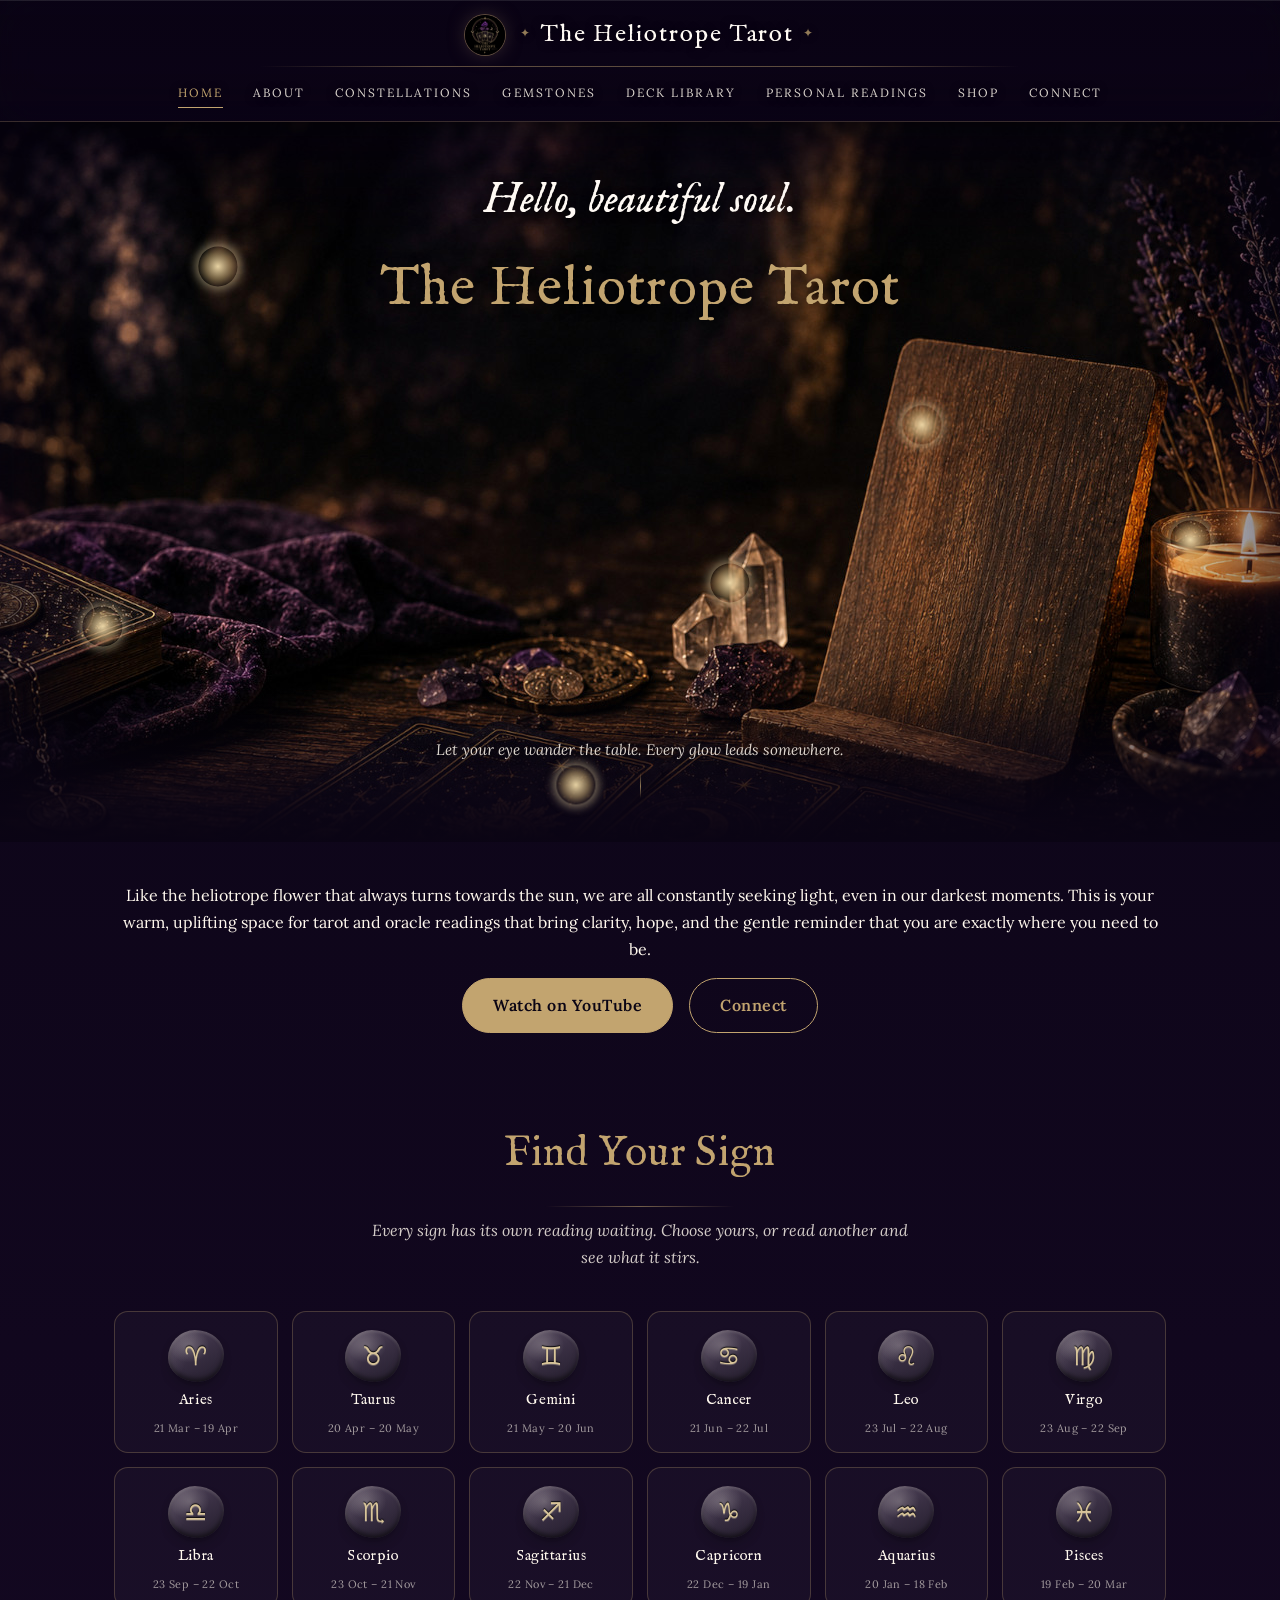
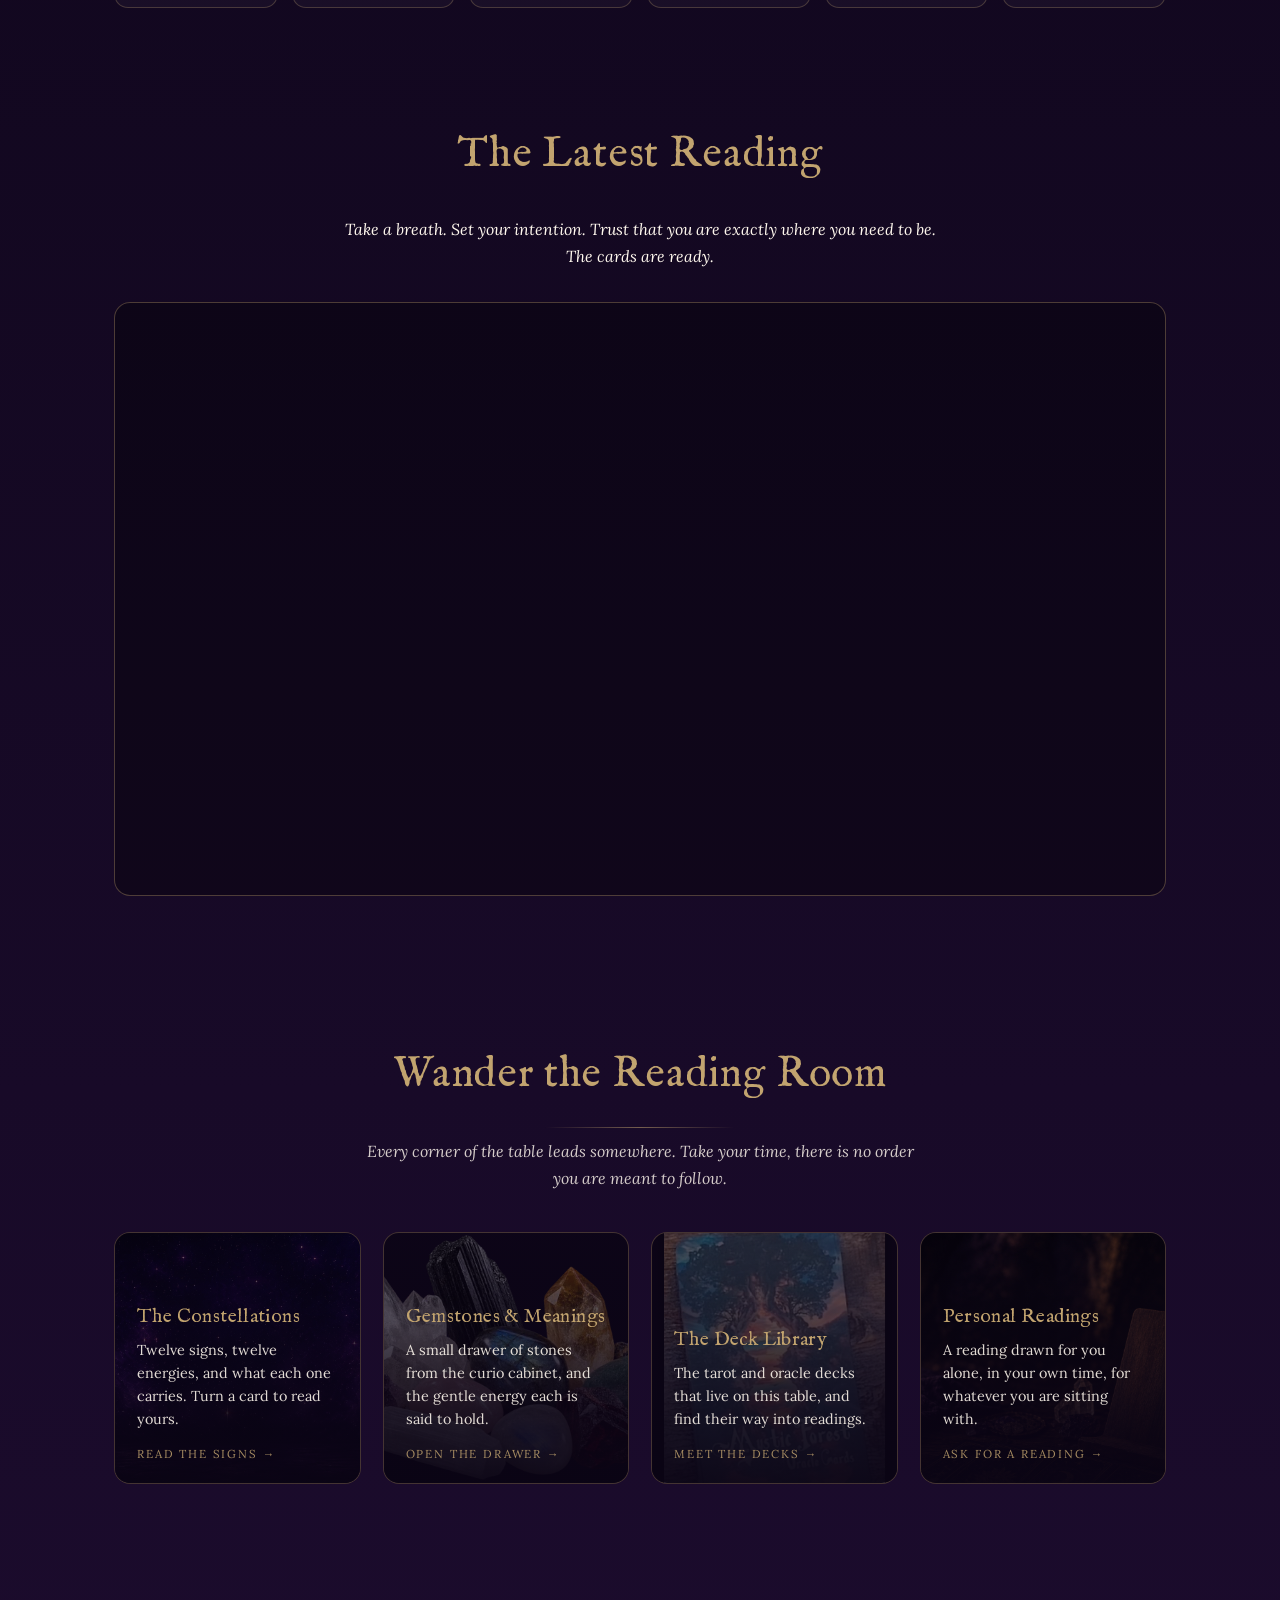
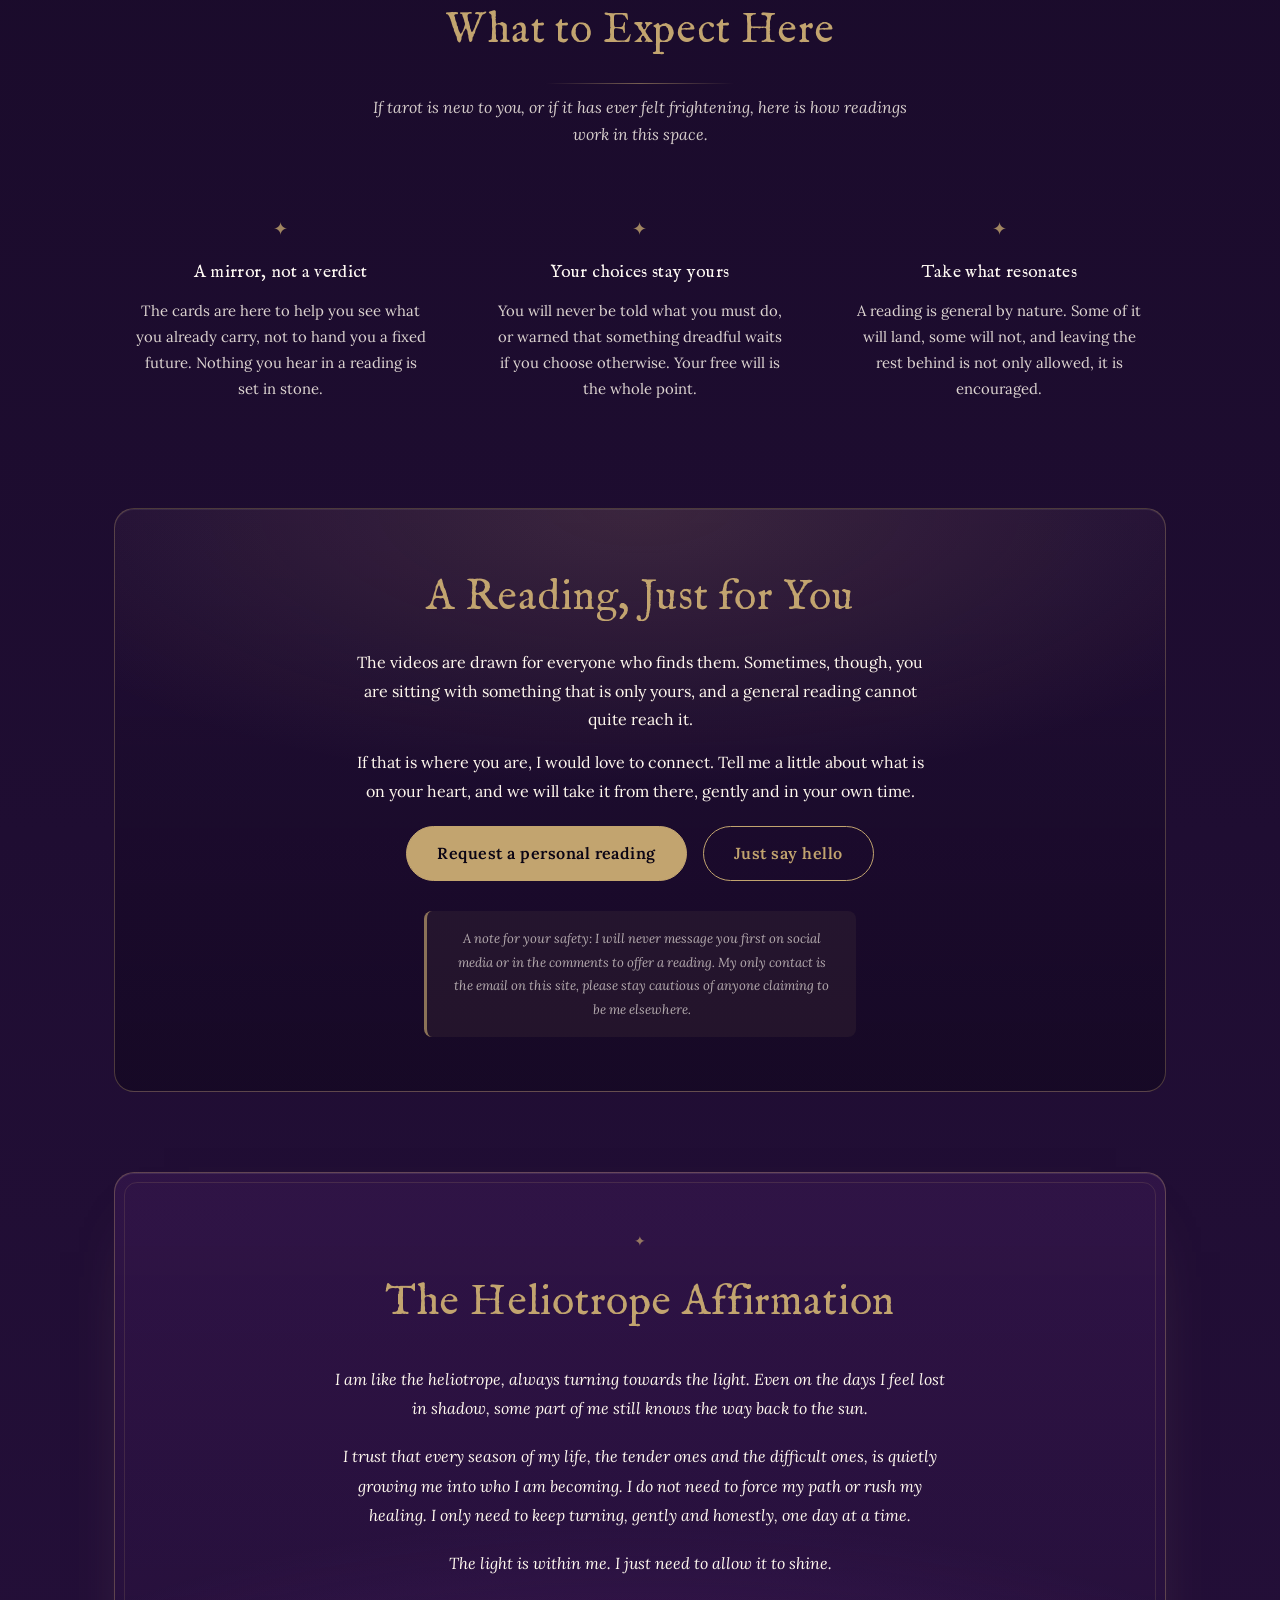
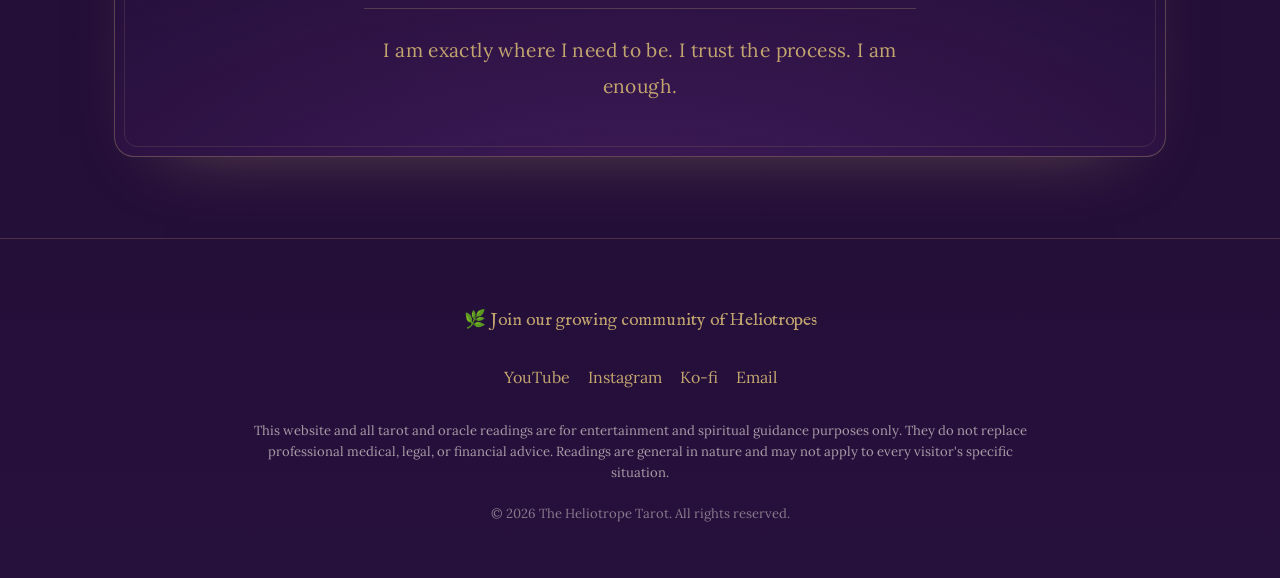
<file: index.html>
<!doctype html>
<html lang="en">
<head>
<meta charset="UTF-8">
<meta name="viewport" content="width=device-width, initial-scale=1.0">
<title>The Heliotrope Tarot | Turning Toward the Light</title>
<meta name="description" content="Tarot and oracle readings that bring you clarity, hope, and the gentle reminder that you are exactly where you need to be.">
<link rel="icon" href="assets/img/logo.png">
<link rel="stylesheet" href="assets/css/style.css">
<link rel="canonical" href="https://theheliotropetarot.com/">
<meta property="og:type" content="website">
<meta property="og:site_name" content="The Heliotrope Tarot">
<meta property="og:title" content="The Heliotrope Tarot | Turning Toward the Light">
<meta property="og:description" content="Tarot and oracle readings that bring you clarity, hope, and the gentle reminder that you are exactly where you need to be.">
<meta property="og:url" content="https://theheliotropetarot.com/">
<meta property="og:image" content="https://theheliotropetarot.com/assets/img/share-card.jpg">
<meta property="og:image:width" content="1200">
<meta property="og:image:height" content="630">
<meta property="og:image:alt" content="A candlelit reading table with tarot cards, crystals and a lit candle">
<meta name="twitter:card" content="summary_large_image">
<meta name="twitter:title" content="The Heliotrope Tarot | Turning Toward the Light">
<meta name="twitter:description" content="Tarot and oracle readings that bring you clarity, hope, and the gentle reminder that you are exactly where you need to be.">
<meta name="twitter:image" content="https://theheliotropetarot.com/assets/img/share-card.jpg">
<meta name="theme-color" content="#0A0414">
</head>
<body>

<header class="site-header">
  <nav class="nav">
    <a class="brand" href="index.html">
      <img src="assets/img/logo.png" alt="The Heliotrope Tarot logo">
      <span class="brand-name">The Heliotrope Tarot</span>
    </a>
    <button class="nav-toggle" aria-label="Toggle menu">&#9776;</button>
    <ul class="nav-links">
      <li><a data-page="home" href="index.html">Home</a></li>
      <li><a data-page="about" href="about.html">About</a></li>
      <li><a data-page="constellations" href="constellations.html">Constellations</a></li>
      <li><a data-page="gemstones" href="gemstones.html">Gemstones</a></li>
      <li><a data-page="decks" href="decks.html">Deck Library</a></li>
      <li><a data-page="readings" href="readings.html">Personal Readings</a></li>
      <li><a data-page="shop" href="shop.html">Shop</a></li>
      <li><a data-page="connect" href="connect.html">Connect</a></li>
    </ul>
  </nav>
</header>

<!--
  THE READING ROOM
  Desktop/tablet: an interactive scene. Each glowing orb sits over an object
  on the table and links to that section. Positions are set in % so they
  stay aligned with the image at any screen width, don't switch room-table.jpg
  for a different photo without re-checking these percentages.
  Mobile: hover doesn't exist on touch, so under 640px the whole scene is
  swapped for .room-mobile-menu (see CSS) with the same five destinations.
-->
<section class="room-hero">
  <div class="room-frame">
    <img class="room-bg" src="assets/img/room-table.jpg" alt="A candlelit reading table: an old book, crystals, tarot cards and a lit candle">

    <div class="room-intro">
      <p class="greeting">Hello, beautiful soul.</p>
      <h1>The Heliotrope Tarot</h1>
    </div>

    <a class="hotspot" style="left:8%; top:70%;" href="about.html">
      <span class="orb"></span>
      <span class="label">About</span>
    </a>

    <a class="hotspot" style="left:17%; top:20%;" href="constellations.html">
      <span class="orb"></span>
      <span class="label">The Constellations</span>
    </a>

    <a class="hotspot" style="left:57%; top:64%;" href="gemstones.html">
      <span class="orb"></span>
      <span class="label">Gemstones &amp; Their Meanings</span>
    </a>

    <a class="hotspot" style="left:45%; top:92%;" href="decks.html">
      <span class="orb"></span>
      <span class="label">The Deck Library</span>
    </a>

    <a class="hotspot" style="left:93%; top:58%;" href="readings.html">
      <span class="orb"></span>
      <span class="label">Personal Readings</span>
    </a>

    <a class="hotspot" style="left:72%; top:42%;" href="shop.html">
      <span class="orb"></span>
      <span class="label">Shop</span>
    </a>

    <p class="room-hint">Let your eye wander the table. Every glow leads somewhere.</p>
  </div>
</section>

<div class="room-mobile-menu">
  <div class="wrap">
    <p class="greeting">Hello, beautiful soul.</p>
    <h1>The Heliotrope Tarot</h1>
    <p class="lede">Step into the reading room.</p>
    <div class="room-mobile-links">
      <a href="about.html">&#128214; About</a>
      <a href="constellations.html">&#10024; The Constellations</a>
      <a href="gemstones.html">&#128142; Gemstones &amp; Their Meanings</a>
      <a href="decks.html">&#127183; The Deck Library</a>
      <a href="readings.html">&#128367; Personal Readings</a>
      <a href="shop.html">&#127978; Shop</a>
    </div>
  </div>
</div>

<section class="section section--tight">
  <div class="wrap center">
    <p class="lede" style="margin:0 auto;">Like the heliotrope flower that always turns towards
      the sun, we are all constantly seeking light, even in our darkest moments. This is your
      warm, uplifting space for tarot and oracle readings that bring clarity, hope, and the
      gentle reminder that you are exactly where you need to be.</p>
    <div class="btn-row">
      <a class="btn btn--solid" href="https://www.youtube.com/@TheHeliotropeTarot" target="_blank" rel="noopener">Watch on YouTube</a>
      <a class="btn" href="connect.html">Connect</a>
    </div>
  </div>
</section>

<section class="section section--tight">
  <div class="wrap">
    <h2 class="section-title">Find Your Sign</h2>
    <p class="section-sub">Every sign has its own reading waiting. Choose yours, or read another
      and see what it stirs.</p>

    <nav class="zodiac-picker" aria-label="Choose your zodiac sign">
      <a href="constellations.html#aries"><span class="glyph">&#9800;&#xFE0E;</span><span class="sign-name">Aries</span><span class="sign-dates">21 Mar &ndash; 19 Apr</span></a>
      <a href="constellations.html#taurus"><span class="glyph">&#9801;&#xFE0E;</span><span class="sign-name">Taurus</span><span class="sign-dates">20 Apr &ndash; 20 May</span></a>
      <a href="constellations.html#gemini"><span class="glyph">&#9802;&#xFE0E;</span><span class="sign-name">Gemini</span><span class="sign-dates">21 May &ndash; 20 Jun</span></a>
      <a href="constellations.html#cancer"><span class="glyph">&#9803;&#xFE0E;</span><span class="sign-name">Cancer</span><span class="sign-dates">21 Jun &ndash; 22 Jul</span></a>
      <a href="constellations.html#leo"><span class="glyph">&#9804;&#xFE0E;</span><span class="sign-name">Leo</span><span class="sign-dates">23 Jul &ndash; 22 Aug</span></a>
      <a href="constellations.html#virgo"><span class="glyph">&#9805;&#xFE0E;</span><span class="sign-name">Virgo</span><span class="sign-dates">23 Aug &ndash; 22 Sep</span></a>
      <a href="constellations.html#libra"><span class="glyph">&#9806;&#xFE0E;</span><span class="sign-name">Libra</span><span class="sign-dates">23 Sep &ndash; 22 Oct</span></a>
      <a href="constellations.html#scorpio"><span class="glyph">&#9807;&#xFE0E;</span><span class="sign-name">Scorpio</span><span class="sign-dates">23 Oct &ndash; 21 Nov</span></a>
      <a href="constellations.html#sagittarius"><span class="glyph">&#9808;&#xFE0E;</span><span class="sign-name">Sagittarius</span><span class="sign-dates">22 Nov &ndash; 21 Dec</span></a>
      <a href="constellations.html#capricorn"><span class="glyph">&#9809;&#xFE0E;</span><span class="sign-name">Capricorn</span><span class="sign-dates">22 Dec &ndash; 19 Jan</span></a>
      <a href="constellations.html#aquarius"><span class="glyph">&#9810;&#xFE0E;</span><span class="sign-name">Aquarius</span><span class="sign-dates">20 Jan &ndash; 18 Feb</span></a>
      <a href="constellations.html#pisces"><span class="glyph">&#9811;&#xFE0E;</span><span class="sign-name">Pisces</span><span class="sign-dates">19 Feb &ndash; 20 Mar</span></a>
    </nav>
  </div>
</section>

<section class="section">
  <div class="wrap">
    <h2 class="center">The Latest Reading</h2>
    <p class="center italic" style="max-width:600px;margin:0 auto 32px;">Take a breath. Set
      your intention. Trust that you are exactly where you need to be. The cards are ready.</p>

    <!--
      This embeds a real playlist (PL...), not the channel's auto-generated
      uploads playlist. Auto-generated playlists are not officially supported
      by the embed player and can fail with "this video is unavailable".
      To feature a different series, swap the list= id for another playlist.
      Current: 2026 Zodiac Tarot Reading, Ocean of Wisdom.
    -->
    <div class="video-frame">
      <iframe src="https://www.youtube.com/embed/videoseries?list=PLM8GvTAmLiWQ"
              title="The Heliotrope Tarot, the Ocean of Wisdom readings"
              allowfullscreen loading="lazy"
              referrerpolicy="strict-origin-when-cross-origin"></iframe>
    </div>
  </div>
</section>

<section class="section">
  <div class="wrap">
    <h2 class="section-title">Wander the Reading Room</h2>
    <p class="section-sub">Every corner of the table leads somewhere. Take your time, there is
      no order you are meant to follow.</p>

    <div class="dest-grid">
      <a class="dest-card" href="constellations.html">
        <img src="assets/img/night-sky.jpg" alt="" loading="lazy" decoding="async">
        <div class="dest-body">
          <h3>The Constellations</h3>
          <p>Twelve signs, twelve energies, and what each one carries. Turn a card to read yours.</p>
          <span class="dest-go">Read the signs &rarr;</span>
        </div>
      </a>

      <a class="dest-card" href="gemstones.html">
        <img src="assets/img/gems/gemstones.webp" alt="" loading="lazy" decoding="async">
        <div class="dest-body">
          <h3>Gemstones &amp; Meanings</h3>
          <p>A small drawer of stones from the curio cabinet, and the gentle energy each is said to hold.</p>
          <span class="dest-go">Open the drawer &rarr;</span>
        </div>
      </a>

      <a class="dest-card" href="decks.html">
        <img src="assets/img/decks/deck-mystic-forest.png" alt="" loading="lazy" decoding="async">
        <div class="dest-body">
          <h3>The Deck Library</h3>
          <p>The tarot and oracle decks that live on this table, and find their way into readings.</p>
          <span class="dest-go">Meet the decks &rarr;</span>
        </div>
      </a>

      <a class="dest-card" href="readings.html">
        <img src="assets/img/room-table.jpg" alt="" loading="lazy" decoding="async">
        <div class="dest-body">
          <h3>Personal Readings</h3>
          <p>A reading drawn for you alone, in your own time, for whatever you are sitting with.</p>
          <span class="dest-go">Ask for a reading &rarr;</span>
        </div>
      </a>
    </div>
  </div>
</section>

<section class="section section--tight">
  <div class="wrap">
    <h2 class="section-title">What to Expect Here</h2>
    <p class="section-sub">If tarot is new to you, or if it has ever felt frightening, here is
      how readings work in this space.</p>

    <div class="expect-grid">
      <div class="expect-item">
        <span class="expect-mark">&#10022;</span>
        <h3>A mirror, not a verdict</h3>
        <p>The cards are here to help you see what you already carry, not to hand you a fixed
          future. Nothing you hear in a reading is set in stone.</p>
      </div>
      <div class="expect-item">
        <span class="expect-mark">&#10022;</span>
        <h3>Your choices stay yours</h3>
        <p>You will never be told what you must do, or warned that something dreadful waits if
          you choose otherwise. Your free will is the whole point.</p>
      </div>
      <div class="expect-item">
        <span class="expect-mark">&#10022;</span>
        <h3>Take what resonates</h3>
        <p>A reading is general by nature. Some of it will land, some will not, and leaving the
          rest behind is not only allowed, it is encouraged.</p>
      </div>
    </div>
  </div>
</section>

<section class="section section--tight">
  <div class="wrap">
    <div class="invitation">
      <h2>A Reading, Just for You</h2>
      <p>The videos are drawn for everyone who finds them. Sometimes, though, you are sitting
        with something that is only yours, and a general reading cannot quite reach it.</p>
      <p>If that is where you are, I would love to connect. Tell me a little about what is on
        your heart, and we will take it from there, gently and in your own time.</p>
      <div class="btn-row">
        <a class="btn btn--solid" href="readings.html">Request a personal reading</a>
        <a class="btn" href="connect.html">Just say hello</a>
      </div>
      <p class="safety-note">A note for your safety: I will never message you first on social
        media or in the comments to offer a reading. My only contact is the email on this site,
        please stay cautious of anyone claiming to be me elsewhere.</p>
    </div>
  </div>
</section>

<section class="section section--tight">
  <div class="wrap">
    <div class="affirmation">
      <h2>The Heliotrope Affirmation</h2>
      <p>I am like the heliotrope, always turning towards the light. Even on the days I feel
        lost in shadow, some part of me still knows the way back to the sun.</p>
      <p>I trust that every season of my life, the tender ones and the difficult ones, is
        quietly growing me into who I am becoming. I do not need to force my path or rush my
        healing. I only need to keep turning, gently and honestly, one day at a time.</p>
      <p>The light is within me. I just need to allow it to shine.</p>
      <p>I am exactly where I need to be. I trust the process. I am enough.</p>
    </div>
  </div>
</section>

<footer class="site-footer">
  <div class="wrap">
    <p class="community-line">&#127807; Join our growing community of Heliotropes</p>
    <ul class="footer-links">
      <li><a href="https://www.youtube.com/@TheHeliotropeTarot" target="_blank" rel="noopener">YouTube</a></li>
      <li><a href="https://www.instagram.com/TheHeliotropeTarot" target="_blank" rel="noopener">Instagram</a></li>
      <li><a href="https://ko-fi.com/theheliotropetarot" target="_blank" rel="noopener">Ko-fi</a></li>
      <li><a href="mailto:theheliotropetarot@gmail.com">Email</a></li>
    </ul>
    <p class="disclaimer">This website and all tarot and oracle readings are for
      entertainment and spiritual guidance purposes only. They do not replace professional
      medical, legal, or financial advice. Readings are general in nature and may not apply
      to every visitor's specific situation.</p>
    <p class="copyright">&copy; <span id="year"></span> The Heliotrope Tarot. All rights reserved.</p>
  </div>
</footer>

<script>
  document.getElementById('year').textContent = new Date().getFullYear();
  document.querySelector('.nav-toggle').addEventListener('click', function () {
    document.querySelector('.nav-links').classList.toggle('open');
  });
</script>
<script src="assets/js/site.js"></script>
</body>
</html>
</file>
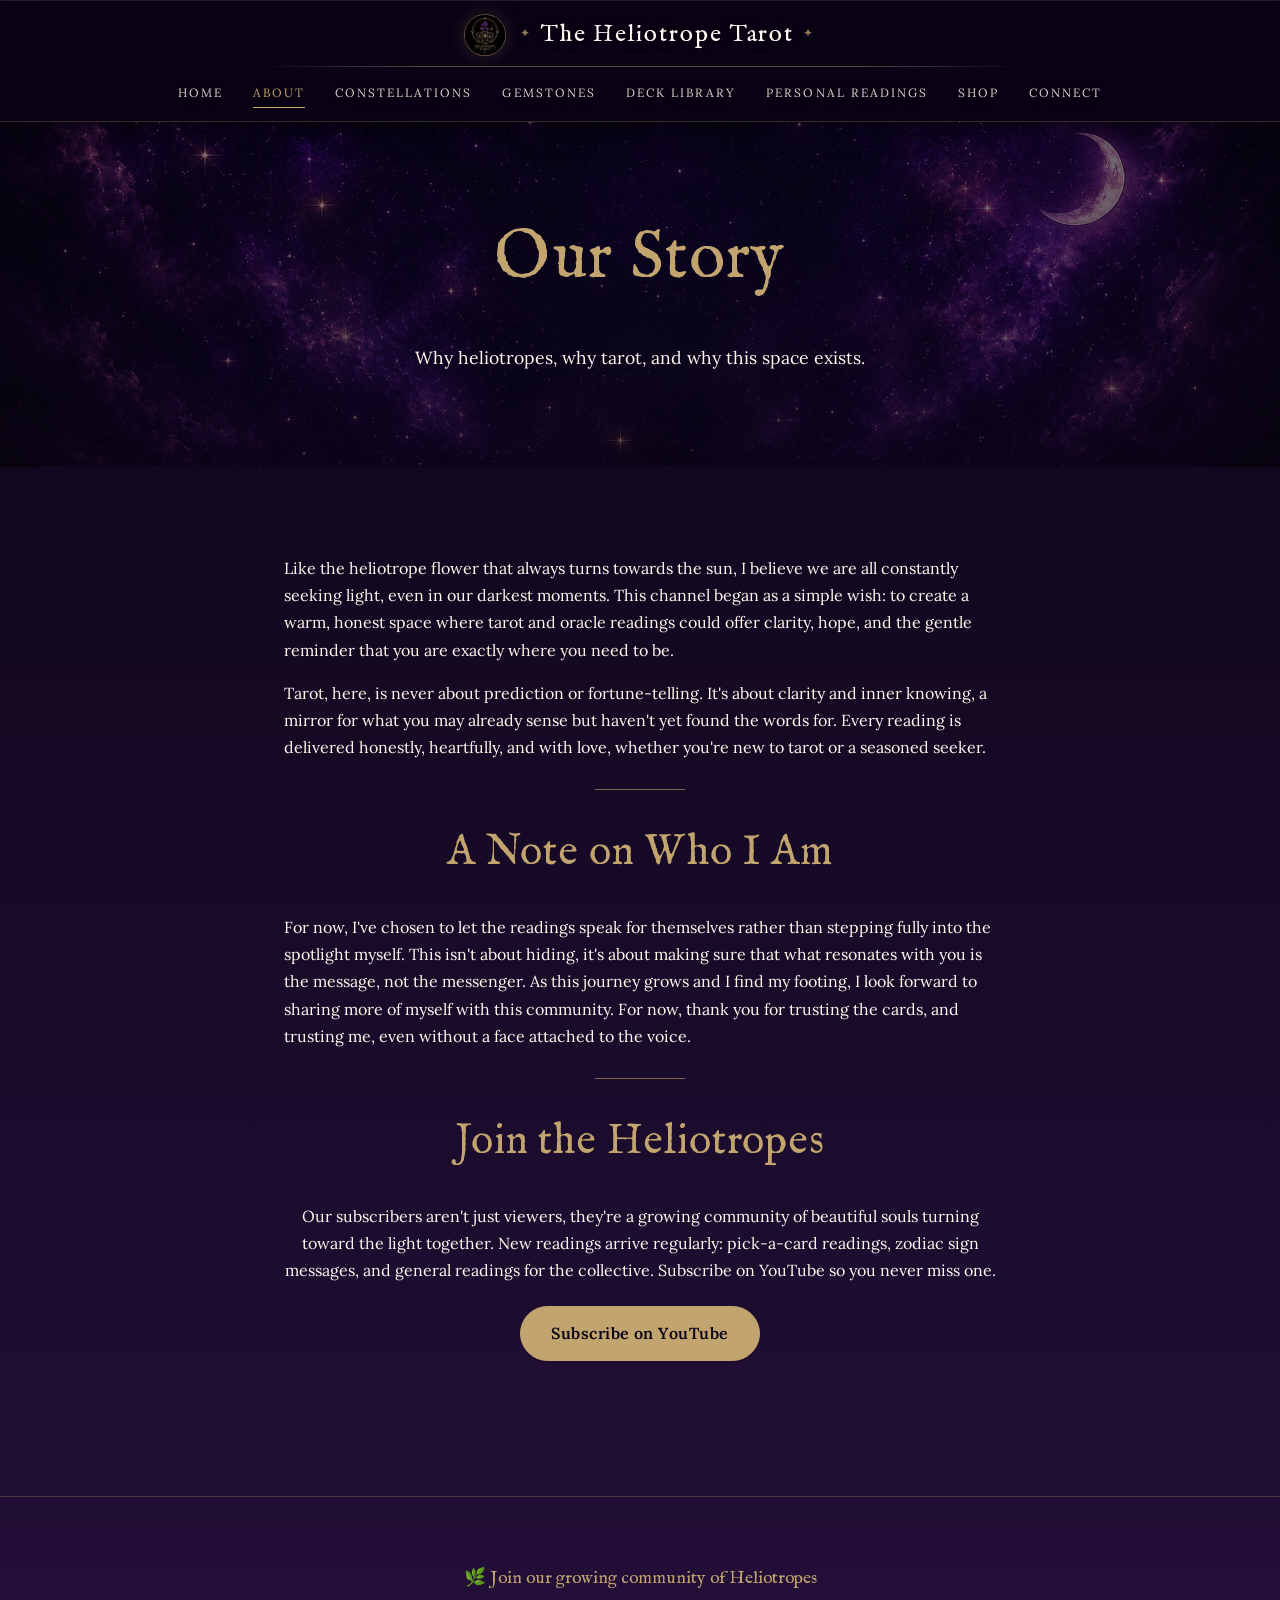
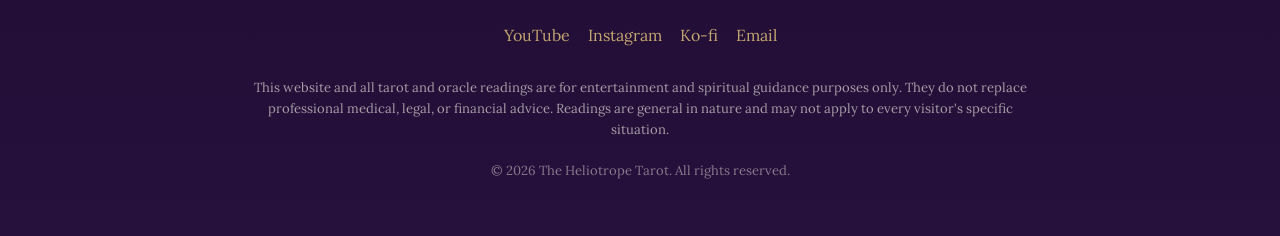
<file: about.html>
<!doctype html>
<html lang="en">
<head>
<meta charset="UTF-8">
<meta name="viewport" content="width=device-width, initial-scale=1.0">
<title>About | The Heliotrope Tarot</title>
<meta name="description" content="The story behind The Heliotrope Tarot, a warm, honest space for tarot and oracle readings.">
<link rel="icon" href="assets/img/logo.png">
<link rel="stylesheet" href="assets/css/style.css">
<link rel="canonical" href="https://theheliotropetarot.com/about.html">
<meta property="og:type" content="website">
<meta property="og:site_name" content="The Heliotrope Tarot">
<meta property="og:title" content="About | The Heliotrope Tarot">
<meta property="og:description" content="The story behind The Heliotrope Tarot, a warm, honest space for tarot and oracle readings.">
<meta property="og:url" content="https://theheliotropetarot.com/about.html">
<meta property="og:image" content="https://theheliotropetarot.com/assets/img/share-card.jpg">
<meta property="og:image:width" content="1200">
<meta property="og:image:height" content="630">
<meta property="og:image:alt" content="A candlelit reading table with tarot cards, crystals and a lit candle">
<meta name="twitter:card" content="summary_large_image">
<meta name="twitter:title" content="About | The Heliotrope Tarot">
<meta name="twitter:description" content="The story behind The Heliotrope Tarot, a warm, honest space for tarot and oracle readings.">
<meta name="twitter:image" content="https://theheliotropetarot.com/assets/img/share-card.jpg">
<meta name="theme-color" content="#0A0414">
</head>
<body>

<header class="site-header">
  <nav class="nav">
    <a class="brand" href="index.html">
      <img src="assets/img/logo.png" alt="The Heliotrope Tarot logo">
      <span class="brand-name">The Heliotrope Tarot</span>
    </a>
    <button class="nav-toggle" aria-label="Toggle menu">&#9776;</button>
    <ul class="nav-links">
      <li><a data-page="home" href="index.html">Home</a></li>
      <li><a data-page="about" href="about.html">About</a></li>
      <li><a data-page="constellations" href="constellations.html">Constellations</a></li>
      <li><a data-page="gemstones" href="gemstones.html">Gemstones</a></li>
      <li><a data-page="decks" href="decks.html">Deck Library</a></li>
      <li><a data-page="readings" href="readings.html">Personal Readings</a></li>
      <li><a data-page="shop" href="shop.html">Shop</a></li>
      <li><a data-page="connect" href="connect.html">Connect</a></li>
    </ul>
  </nav>
</header>

<section class="hero" style="padding:80px 0 60px;">
  <div class="wrap">
    <h1>Our Story</h1>
    <p class="lede">Why heliotropes, why tarot, and why this space exists.</p>
  </div>
</section>

<section class="section">
  <div class="wrap" style="max-width:760px;">
    <p>Like the heliotrope flower that always turns towards the sun, I believe we are all
      constantly seeking light, even in our darkest moments. This channel began as a simple
      wish: to create a warm, honest space where tarot and oracle readings could offer
      clarity, hope, and the gentle reminder that you are exactly where you need to be.</p>

    <p>Tarot, here, is never about prediction or fortune-telling. It's about clarity and
      inner knowing, a mirror for what you may already sense but haven't yet found the
      words for. Every reading is delivered honestly, heartfully, and with love, whether
      you're new to tarot or a seasoned seeker.</p>

    <div class="divider"></div>

    <h2 class="center">A Note on Who I Am</h2>
    <p>For now, I've chosen to let the readings speak for themselves rather than stepping
      fully into the spotlight myself. This isn't about hiding, it's about making sure that
      what resonates with you is the message, not the messenger. As this journey grows and
      I find my footing, I look forward to sharing more of myself with this community. For
      now, thank you for trusting the cards, and trusting me, even without a face attached
      to the voice.</p>

    <div class="divider"></div>

    <h2 class="center">Join the Heliotropes</h2>
    <p class="center">Our subscribers aren't just viewers, they're a growing community of
      beautiful souls turning toward the light together. New readings arrive regularly:
      pick-a-card readings, zodiac sign messages, and general readings for the collective.
      Subscribe on YouTube so you never miss one.</p>
    <p class="center btn-row">
      <a class="btn btn--solid" href="https://www.youtube.com/@TheHeliotropeTarot" target="_blank" rel="noopener">Subscribe on YouTube</a>
    </p>
  </div>
</section>

<footer class="site-footer">
  <div class="wrap">
    <p class="community-line">&#127807; Join our growing community of Heliotropes</p>
    <ul class="footer-links">
      <li><a href="https://www.youtube.com/@TheHeliotropeTarot" target="_blank" rel="noopener">YouTube</a></li>
      <li><a href="https://www.instagram.com/TheHeliotropeTarot" target="_blank" rel="noopener">Instagram</a></li>
      <li><a href="https://ko-fi.com/theheliotropetarot" target="_blank" rel="noopener">Ko-fi</a></li>
      <li><a href="mailto:theheliotropetarot@gmail.com">Email</a></li>
    </ul>
    <p class="disclaimer">This website and all tarot and oracle readings are for
      entertainment and spiritual guidance purposes only. They do not replace professional
      medical, legal, or financial advice. Readings are general in nature and may not apply
      to every visitor's specific situation.</p>
    <p class="copyright">&copy; <span id="year"></span> The Heliotrope Tarot. All rights reserved.</p>
  </div>
</footer>

<script>
  document.getElementById('year').textContent = new Date().getFullYear();
  document.querySelector('.nav-toggle').addEventListener('click', function () {
    document.querySelector('.nav-links').classList.toggle('open');
  });
</script>
<script src="assets/js/site.js"></script>
</body>
</html>
</file>
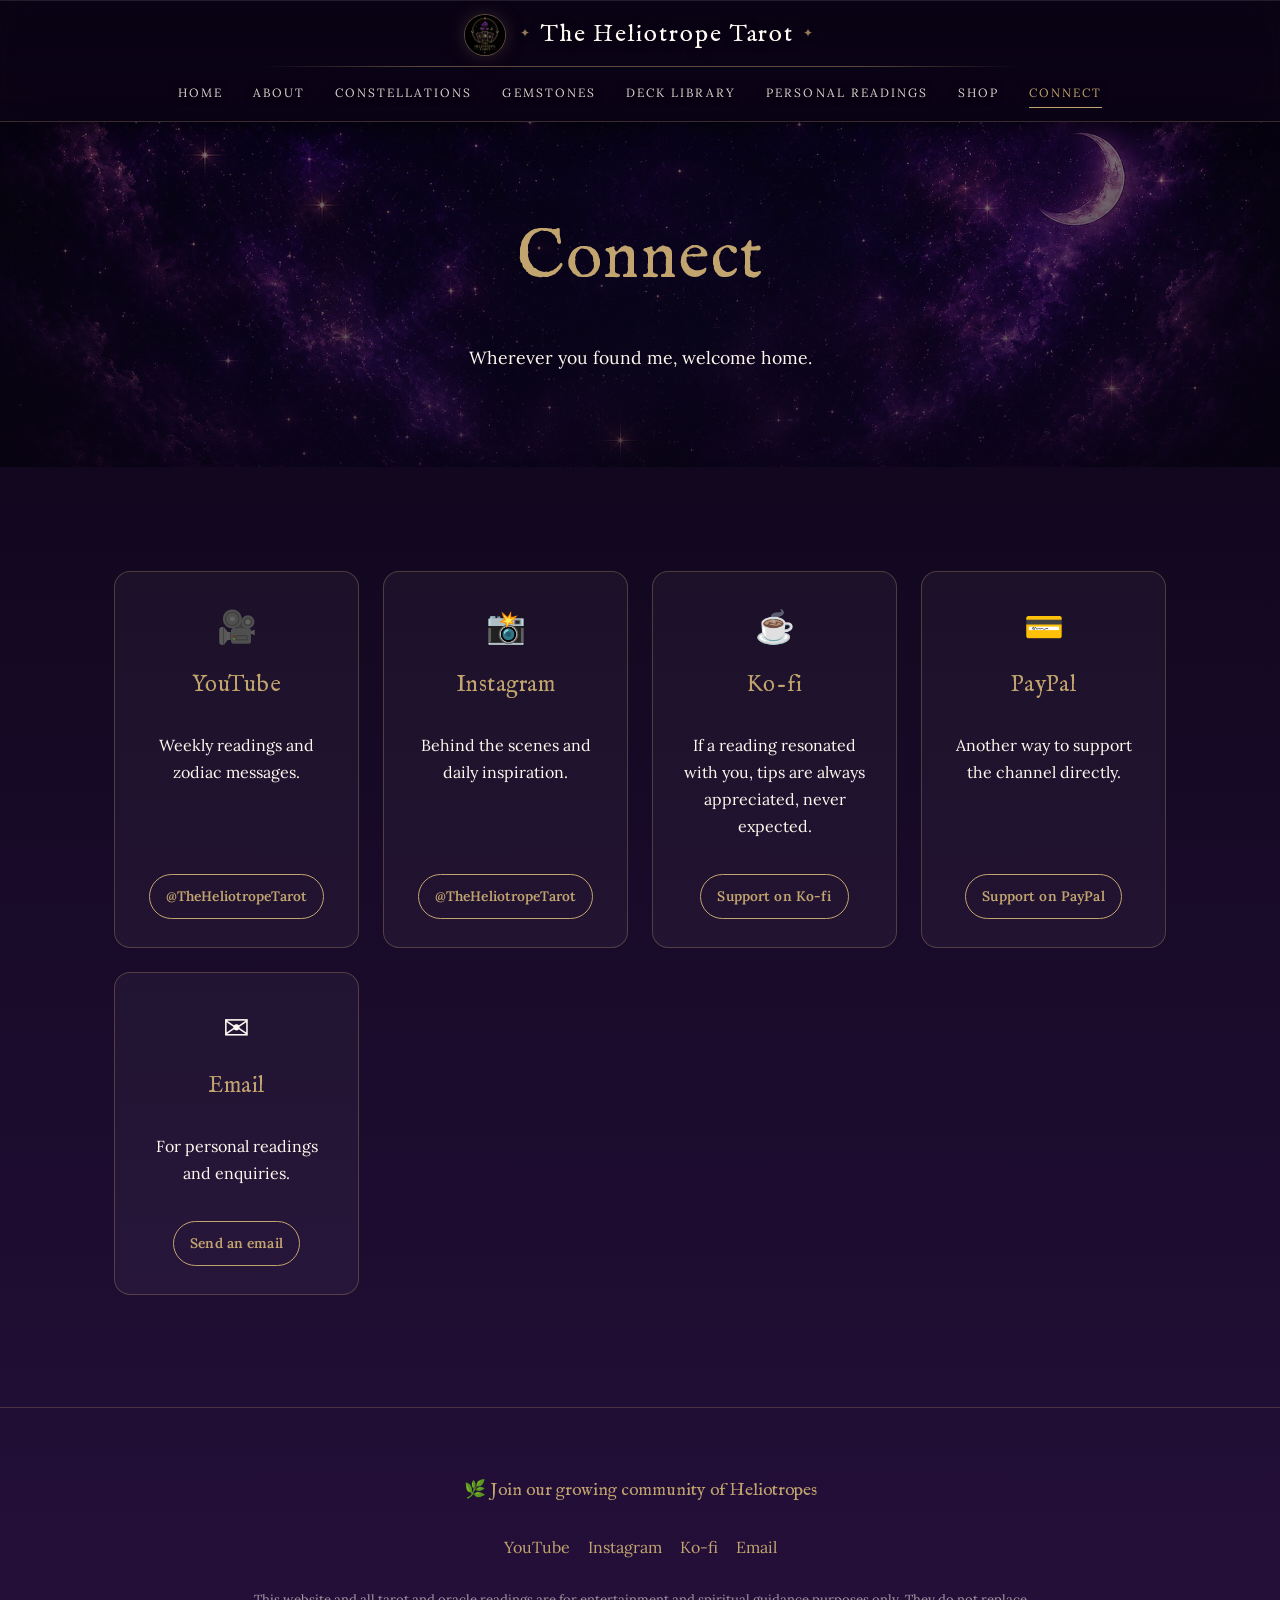
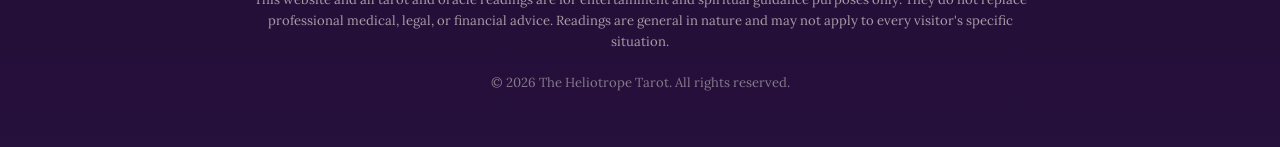
<file: connect.html>
<!doctype html>
<html lang="en">
<head>
<meta charset="UTF-8">
<meta name="viewport" content="width=device-width, initial-scale=1.0">
<title>Connect | The Heliotrope Tarot</title>
<meta name="description" content="Find The Heliotrope Tarot on YouTube, Instagram, Ko-fi and more.">
<link rel="icon" href="assets/img/logo.png">
<link rel="stylesheet" href="assets/css/style.css">
<link rel="canonical" href="https://theheliotropetarot.com/connect.html">
<meta property="og:type" content="website">
<meta property="og:site_name" content="The Heliotrope Tarot">
<meta property="og:title" content="Connect | The Heliotrope Tarot">
<meta property="og:description" content="Find The Heliotrope Tarot on YouTube, Instagram, Ko-fi and more.">
<meta property="og:url" content="https://theheliotropetarot.com/connect.html">
<meta property="og:image" content="https://theheliotropetarot.com/assets/img/share-card.jpg">
<meta property="og:image:width" content="1200">
<meta property="og:image:height" content="630">
<meta property="og:image:alt" content="A candlelit reading table with tarot cards, crystals and a lit candle">
<meta name="twitter:card" content="summary_large_image">
<meta name="twitter:title" content="Connect | The Heliotrope Tarot">
<meta name="twitter:description" content="Find The Heliotrope Tarot on YouTube, Instagram, Ko-fi and more.">
<meta name="twitter:image" content="https://theheliotropetarot.com/assets/img/share-card.jpg">
<meta name="theme-color" content="#0A0414">
</head>
<body>

<header class="site-header">
  <nav class="nav">
    <a class="brand" href="index.html">
      <img src="assets/img/logo.png" alt="The Heliotrope Tarot logo">
      <span class="brand-name">The Heliotrope Tarot</span>
    </a>
    <button class="nav-toggle" aria-label="Toggle menu">&#9776;</button>
    <ul class="nav-links">
      <li><a data-page="home" href="index.html">Home</a></li>
      <li><a data-page="about" href="about.html">About</a></li>
      <li><a data-page="constellations" href="constellations.html">Constellations</a></li>
      <li><a data-page="gemstones" href="gemstones.html">Gemstones</a></li>
      <li><a data-page="decks" href="decks.html">Deck Library</a></li>
      <li><a data-page="readings" href="readings.html">Personal Readings</a></li>
      <li><a data-page="shop" href="shop.html">Shop</a></li>
      <li><a data-page="connect" href="connect.html">Connect</a></li>
    </ul>
  </nav>
</header>

<section class="hero" style="padding:80px 0 60px;">
  <div class="wrap">
    <h1>Connect</h1>
    <p class="lede">Wherever you found me, welcome home.</p>
  </div>
</section>

<section class="section">
  <div class="wrap">
    <div class="card-grid">
      <div class="card">
        <span class="icon">&#127909;</span>
        <h3>YouTube</h3>
        <p>Weekly readings and zodiac messages.</p>
        <a class="btn" href="https://www.youtube.com/@TheHeliotropeTarot" target="_blank" rel="noopener">@TheHeliotropeTarot</a>
      </div>
      <div class="card">
        <span class="icon">&#128248;</span>
        <h3>Instagram</h3>
        <p>Behind the scenes and daily inspiration.</p>
        <a class="btn" href="https://www.instagram.com/TheHeliotropeTarot" target="_blank" rel="noopener">@TheHeliotropeTarot</a>
      </div>
      <div class="card">
        <span class="icon">&#9749;</span>
        <h3>Ko-fi</h3>
        <p>If a reading resonated with you, tips are always appreciated, never expected.</p>
        <a class="btn" href="https://ko-fi.com/theheliotropetarot" target="_blank" rel="noopener">Support on Ko-fi</a>
      </div>
      <div class="card">
        <span class="icon">&#128179;</span>
        <h3>PayPal</h3>
        <p>Another way to support the channel directly.</p>
        <a class="btn" href="https://paypal.me/theheliotropetarot" target="_blank" rel="noopener">Support on PayPal</a>
      </div>
      <div class="card">
        <span class="icon">&#9993;</span>
        <h3>Email</h3>
        <p>For personal readings and enquiries.</p>
        <a class="btn" href="mailto:theheliotropetarot@gmail.com">Send an email</a>
      </div>
    </div>
  </div>
</section>

<footer class="site-footer">
  <div class="wrap">
    <p class="community-line">&#127807; Join our growing community of Heliotropes</p>
    <ul class="footer-links">
      <li><a href="https://www.youtube.com/@TheHeliotropeTarot" target="_blank" rel="noopener">YouTube</a></li>
      <li><a href="https://www.instagram.com/TheHeliotropeTarot" target="_blank" rel="noopener">Instagram</a></li>
      <li><a href="https://ko-fi.com/theheliotropetarot" target="_blank" rel="noopener">Ko-fi</a></li>
      <li><a href="mailto:theheliotropetarot@gmail.com">Email</a></li>
    </ul>
    <p class="disclaimer">This website and all tarot and oracle readings are for
      entertainment and spiritual guidance purposes only. They do not replace professional
      medical, legal, or financial advice. Readings are general in nature and may not apply
      to every visitor's specific situation.</p>
    <p class="copyright">&copy; <span id="year"></span> The Heliotrope Tarot. All rights reserved.</p>
  </div>
</footer>

<script>
  document.getElementById('year').textContent = new Date().getFullYear();
  document.querySelector('.nav-toggle').addEventListener('click', function () {
    document.querySelector('.nav-links').classList.toggle('open');
  });
</script>
<script src="assets/js/site.js"></script>
</body>
</html>
</file>
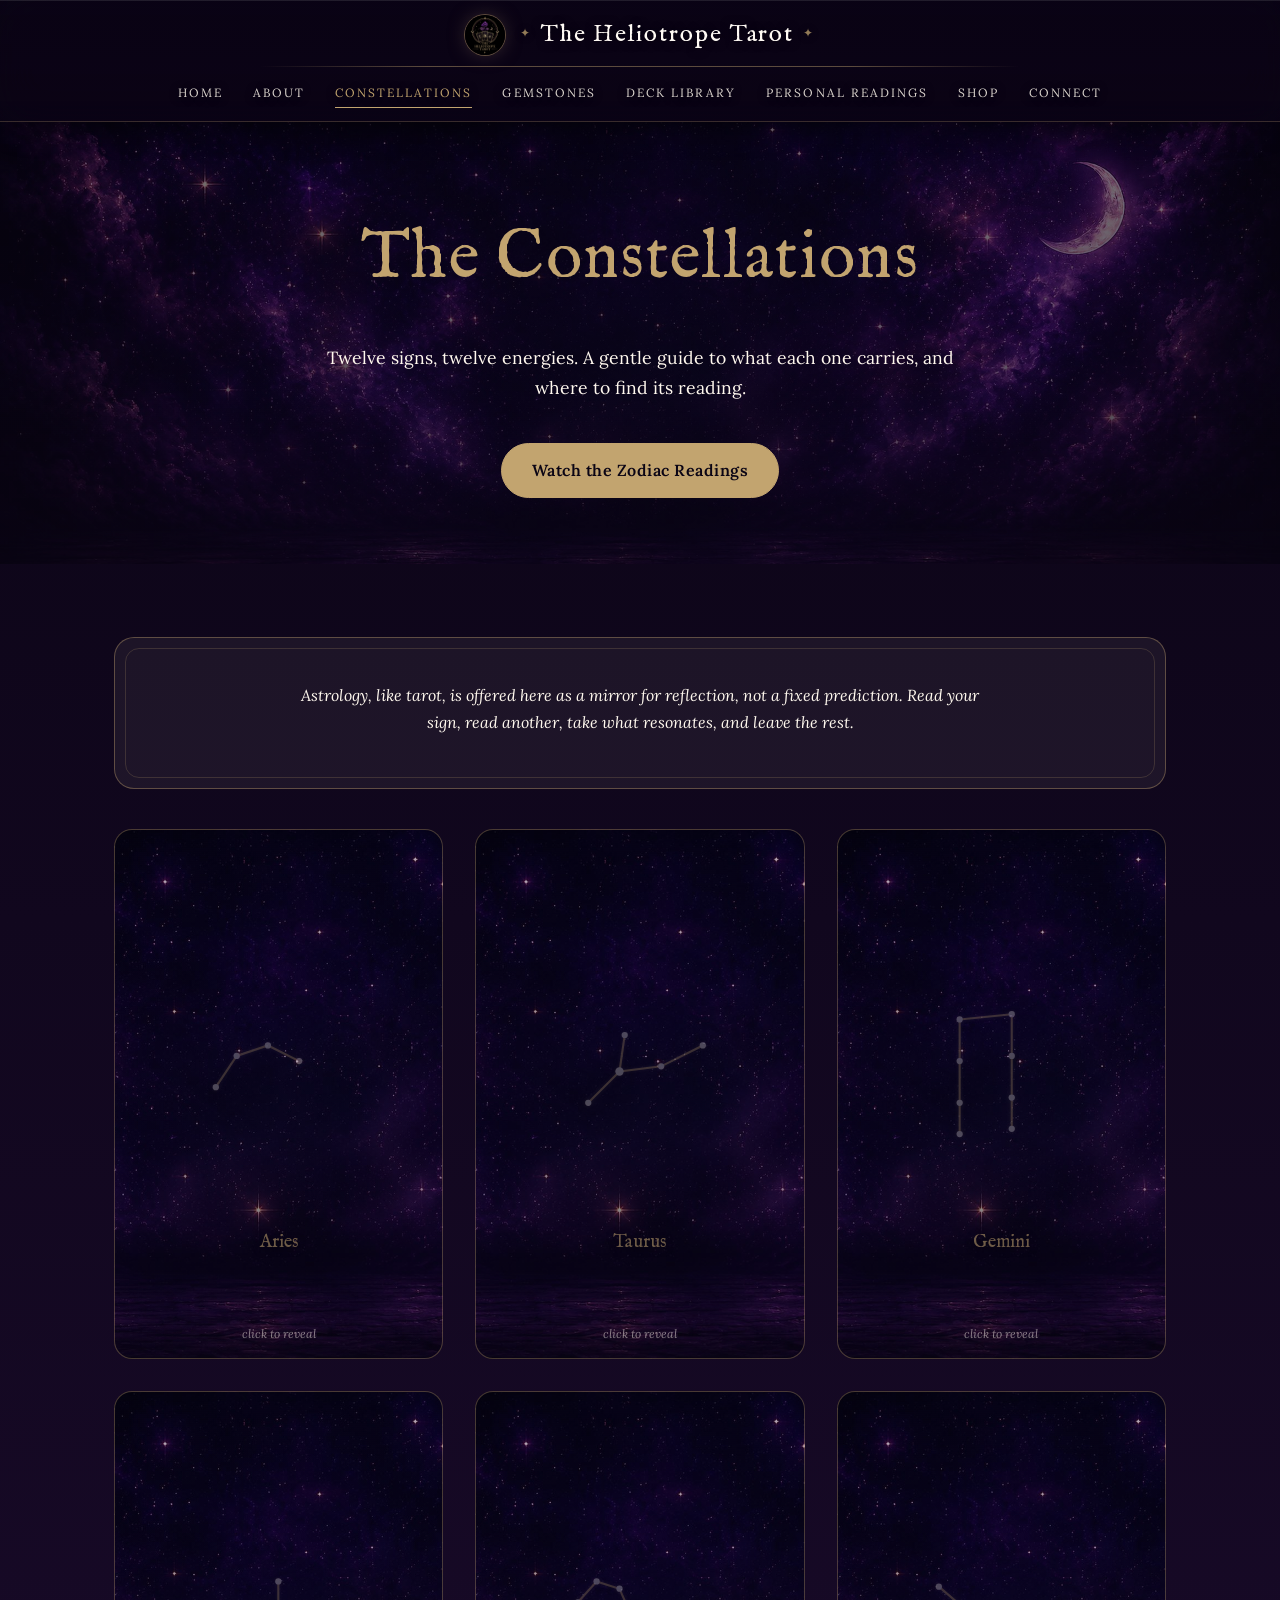
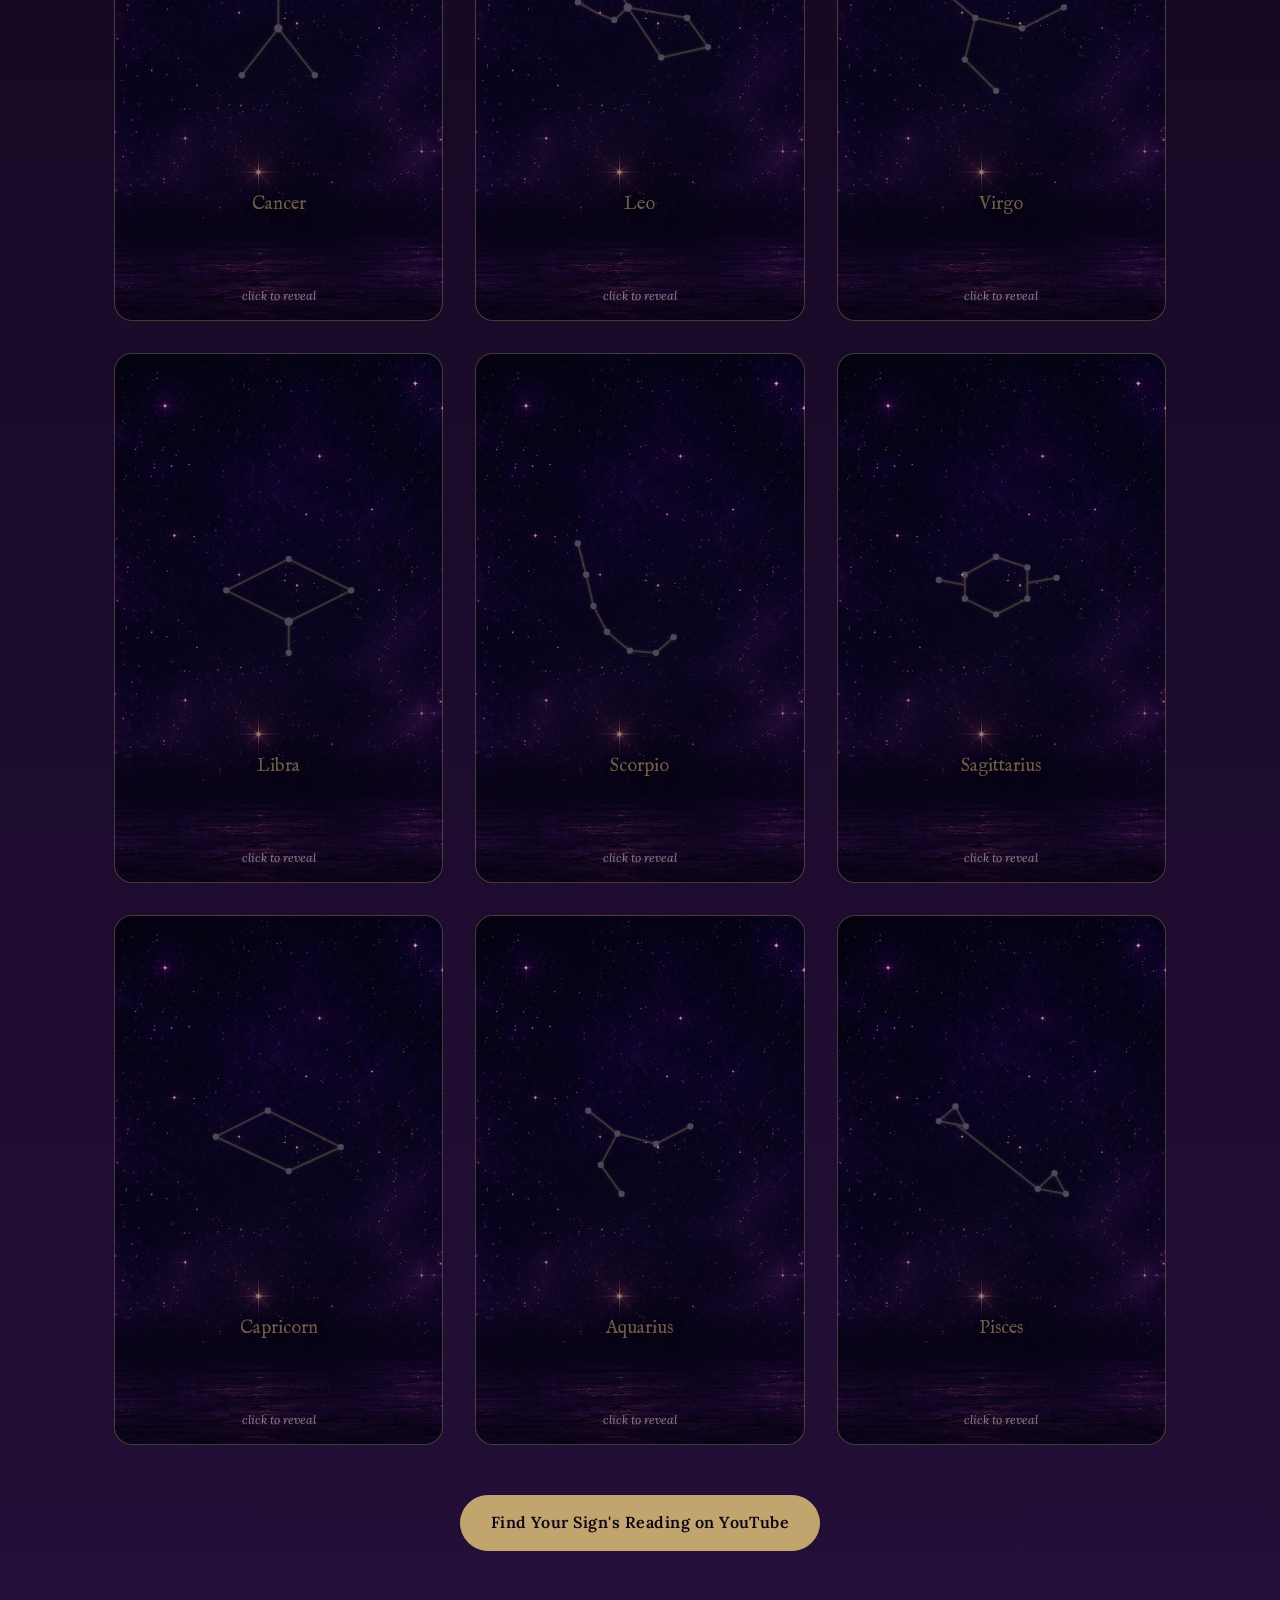
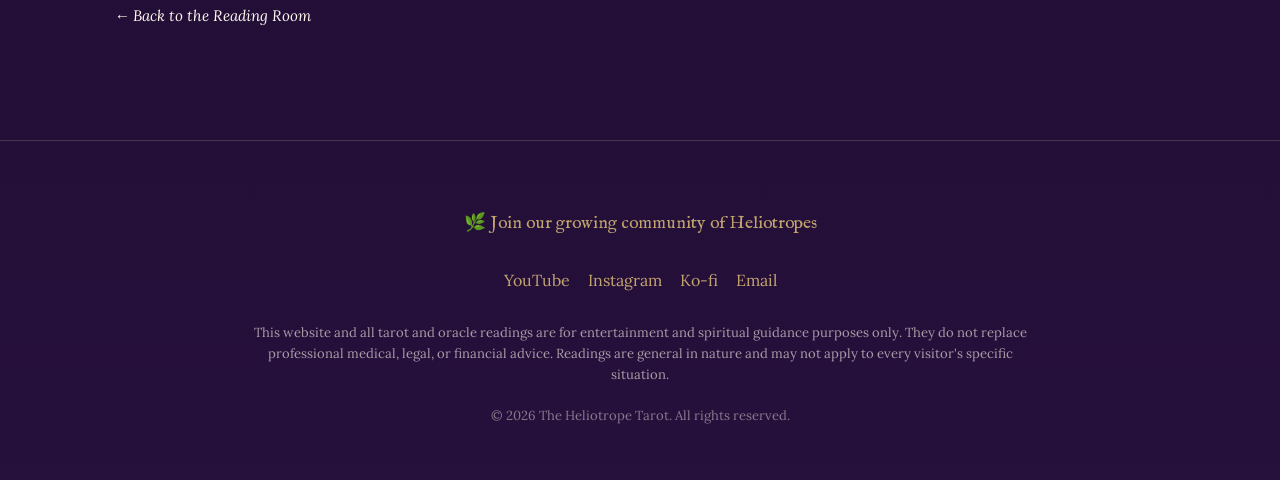
<file: constellations.html>
<!doctype html>
<html lang="en">
<head>
<meta charset="UTF-8">
<meta name="viewport" content="width=device-width, initial-scale=1.0">
<title>The Constellations | The Heliotrope Tarot</title>
<meta name="description" content="A gentle guide to the twelve zodiac signs: their symbols, elements, and the energy each one carries.">
<link rel="icon" href="assets/img/logo.png">
<link rel="stylesheet" href="assets/css/style.css">
<link rel="canonical" href="https://theheliotropetarot.com/constellations.html">
<meta property="og:type" content="website">
<meta property="og:site_name" content="The Heliotrope Tarot">
<meta property="og:title" content="The Constellations | The Heliotrope Tarot">
<meta property="og:description" content="A gentle guide to the twelve zodiac signs: their symbols, elements, and the energy each one carries.">
<meta property="og:url" content="https://theheliotropetarot.com/constellations.html">
<meta property="og:image" content="https://theheliotropetarot.com/assets/img/share-card.jpg">
<meta property="og:image:width" content="1200">
<meta property="og:image:height" content="630">
<meta property="og:image:alt" content="A candlelit reading table with tarot cards, crystals and a lit candle">
<meta name="twitter:card" content="summary_large_image">
<meta name="twitter:title" content="The Constellations | The Heliotrope Tarot">
<meta name="twitter:description" content="A gentle guide to the twelve zodiac signs: their symbols, elements, and the energy each one carries.">
<meta name="twitter:image" content="https://theheliotropetarot.com/assets/img/share-card.jpg">
<meta name="theme-color" content="#0A0414">
</head>
<body>

<header class="site-header">
  <nav class="nav">
    <a class="brand" href="index.html">
      <img src="assets/img/logo.png" alt="The Heliotrope Tarot logo">
      <span class="brand-name">The Heliotrope Tarot</span>
    </a>
    <button class="nav-toggle" aria-label="Toggle menu">&#9776;</button>
    <ul class="nav-links">
      <li><a data-page="home" href="index.html">Home</a></li>
      <li><a data-page="about" href="about.html">About</a></li>
      <li><a data-page="constellations" href="constellations.html">Constellations</a></li>
      <li><a data-page="gemstones" href="gemstones.html">Gemstones</a></li>
      <li><a data-page="decks" href="decks.html">Deck Library</a></li>
      <li><a data-page="readings" href="readings.html">Personal Readings</a></li>
      <li><a data-page="shop" href="shop.html">Shop</a></li>
      <li><a data-page="connect" href="connect.html">Connect</a></li>
    </ul>
  </nav>
</header>

<section class="hero" style="padding:80px 0 60px;">
  <div class="wrap">
    <h1>The Constellations</h1>
    <p class="lede">Twelve signs, twelve energies. A gentle guide to what each one carries,
      and where to find its reading.</p>
    <div class="btn-row">
      <a class="btn btn--solid" href="https://www.youtube.com/@TheHeliotropeTarot" target="_blank" rel="noopener">Watch the Zodiac Readings</a>
    </div>
  </div>
</section>

<section class="section">
  <div class="wrap">
    <div class="parchment">
      <p class="center italic" style="max-width:680px;margin:0 auto 8px;">Astrology, like tarot,
        is offered here as a mirror for reflection, not a fixed prediction. Read your sign, read
        another, take what resonates, and leave the rest.</p>
    </div>

    <div class="flip-grid">

      <div class="flip-card" id="aries" tabindex="0" role="button" aria-pressed="false" aria-label="Aries, click to reveal">
        <div class="flip-card-inner">
          <div class="flip-card-face flip-card-back">
            <svg viewBox="0 0 160 130" xmlns="http://www.w3.org/2000/svg">
              <path d="M20,80 L40,50 L70,40 L100,55"/>
              <circle cx="20" cy="80" r="3"/><circle cx="40" cy="50" r="3"/>
              <circle cx="70" cy="40" r="3"/><circle cx="100" cy="55" r="3"/>
            </svg>
            <span class="flip-card-label">Aries</span>
            <span class="flip-hint">click to reveal</span>
          </div>
          <div class="flip-card-face flip-card-front">
            <h3><span class="stone-dot" style="background:#D9704F;"></span>&#9800;&#xFE0E; Aries</h3>
            <p class="keyword">March 21 &ndash; April 19 &middot; Fire &middot; Ruled by Mars</p>
            <p>The Ram, first sign of the wheel. Aries carries the energy of bold beginnings, the
              courage to go first, and the honesty of wanting what you want. Its gift is initiative,
              its lesson is patience.</p>
            <p class="flip-card-crystal"><img loading="lazy" decoding="async" src="assets/img/gems/citrine.webp" alt="Citrine">
              <span>Crystal: Citrine</span></p>
            <a class="flip-card-watch" href="https://www.youtube.com/watch?v=rVHg7rZApzo&list=PLM8GvTAmLiWQ" target="_blank" rel="noopener" aria-label="Watch the Aries reading on YouTube"><span class="play-mark" aria-hidden="true">&#9654;</span> Watch the Aries reading</a>
          </div>
        </div>
      </div>

      <div class="flip-card" id="taurus" tabindex="0" role="button" aria-pressed="false" aria-label="Taurus, click to reveal">
        <div class="flip-card-inner">
          <div class="flip-card-face flip-card-back">
            <svg viewBox="0 0 160 130" xmlns="http://www.w3.org/2000/svg">
              <path d="M30,95 L60,65 L100,60 L140,40"/>
              <path d="M60,65 L65,30"/>
              <circle cx="30" cy="95" r="3"/><circle cx="60" cy="65" r="4"/>
              <circle cx="100" cy="60" r="3"/><circle cx="140" cy="40" r="3"/>
              <circle cx="65" cy="30" r="3"/>
            </svg>
            <span class="flip-card-label">Taurus</span>
            <span class="flip-hint">click to reveal</span>
          </div>
          <div class="flip-card-face flip-card-front">
            <h3><span class="stone-dot" style="background:#7A9B6B;"></span>&#9801;&#xFE0E; Taurus</h3>
            <p class="keyword">April 20 &ndash; May 20 &middot; Earth &middot; Ruled by Venus</p>
            <p>The Bull, steady and grounded. Taurus carries the energy of patience, comfort, and
              quiet devotion to what is real. Its gift is stability, its lesson is knowing when
              to let go.</p>
            <p class="flip-card-crystal"><img loading="lazy" decoding="async" src="assets/img/gems/rose-quartz.webp" alt="Rose Quartz">
              <span>Crystal: Rose Quartz</span></p>
            <a class="flip-card-watch" href="https://www.youtube.com/watch?v=Fuw7I6oWDZA&list=PLM8GvTAmLiWQ" target="_blank" rel="noopener" aria-label="Watch the Taurus reading on YouTube"><span class="play-mark" aria-hidden="true">&#9654;</span> Watch the Taurus reading</a>
          </div>
        </div>
      </div>

      <div class="flip-card" id="gemini" tabindex="0" role="button" aria-pressed="false" aria-label="Gemini, click to reveal">
        <div class="flip-card-inner">
          <div class="flip-card-face flip-card-back">
            <svg viewBox="0 0 160 130" xmlns="http://www.w3.org/2000/svg">
              <path d="M40,15 L40,55 L40,95 L40,125"/>
              <path d="M90,10 L90,50 L90,90 L90,120"/>
              <path d="M40,15 L90,10"/>
              <circle cx="40" cy="15" r="3"/><circle cx="40" cy="55" r="3"/>
              <circle cx="40" cy="95" r="3"/><circle cx="40" cy="125" r="3"/>
              <circle cx="90" cy="10" r="3"/><circle cx="90" cy="50" r="3"/>
              <circle cx="90" cy="90" r="3"/><circle cx="90" cy="120" r="3"/>
            </svg>
            <span class="flip-card-label">Gemini</span>
            <span class="flip-hint">click to reveal</span>
          </div>
          <div class="flip-card-face flip-card-front">
            <h3><span class="stone-dot" style="background:#E8D26A;"></span>&#9802;&#xFE0E; Gemini</h3>
            <p class="keyword">May 21 &ndash; June 20 &middot; Air &middot; Ruled by Mercury</p>
            <p>The Twins, curious and quick. Gemini carries the energy of connection, conversation,
              and the joy of seeing every side of a story. Its gift is adaptability, its lesson is
              following one thread all the way through.</p>
            <p class="flip-card-crystal"><img loading="lazy" decoding="async" src="assets/img/gems/clear-quartz.webp" alt="Clear Quartz">
              <span>Crystal: Clear Quartz</span></p>
            <a class="flip-card-watch" href="https://www.youtube.com/watch?v=1ehkRwC8sUc&list=PLM8GvTAmLiWQ" target="_blank" rel="noopener" aria-label="Watch the Gemini reading on YouTube"><span class="play-mark" aria-hidden="true">&#9654;</span> Watch the Gemini reading</a>
          </div>
        </div>
      </div>

      <div class="flip-card" id="cancer" tabindex="0" role="button" aria-pressed="false" aria-label="Cancer, click to reveal">
        <div class="flip-card-inner">
          <div class="flip-card-face flip-card-back">
            <svg viewBox="0 0 160 130" xmlns="http://www.w3.org/2000/svg">
              <path d="M80,15 L80,60 L45,105"/>
              <path d="M80,60 L115,105"/>
              <circle cx="80" cy="15" r="3"/><circle cx="80" cy="60" r="4"/>
              <circle cx="45" cy="105" r="3"/><circle cx="115" cy="105" r="3"/>
            </svg>
            <span class="flip-card-label">Cancer</span>
            <span class="flip-hint">click to reveal</span>
          </div>
          <div class="flip-card-face flip-card-front">
            <h3><span class="stone-dot" style="background:#8FA8C4;"></span>&#9803;&#xFE0E; Cancer</h3>
            <p class="keyword">June 21 &ndash; July 22 &middot; Water &middot; Ruled by the Moon</p>
            <p>The Crab, tender beneath a protective shell. Cancer carries the energy of nurture,
              memory, and deep emotional intuition. Its gift is care, its lesson is trusting others
              with what it holds inside.</p>
            <p class="flip-card-crystal"><img loading="lazy" decoding="async" src="assets/img/gems/moonstone.webp" alt="Moonstone">
              <span>Crystal: Moonstone</span></p>
            <a class="flip-card-watch" href="https://www.youtube.com/watch?v=NzQ1V9EtzpY&list=PLM8GvTAmLiWQ" target="_blank" rel="noopener" aria-label="Watch the Cancer reading on YouTube"><span class="play-mark" aria-hidden="true">&#9654;</span> Watch the Cancer reading</a>
          </div>
        </div>
      </div>

      <div class="flip-card" id="leo" tabindex="0" role="button" aria-pressed="false" aria-label="Leo, click to reveal">
        <div class="flip-card-inner">
          <div class="flip-card-face flip-card-back">
            <svg viewBox="0 0 160 130" xmlns="http://www.w3.org/2000/svg">
              <path d="M20,35 L38,15 L60,22 L68,40 L55,52 L38,45 L20,35"/>
              <path d="M68,40 L125,50 L145,78 L100,88 L68,40"/>
              <circle cx="20" cy="35" r="3"/><circle cx="38" cy="15" r="3"/>
              <circle cx="60" cy="22" r="3"/><circle cx="68" cy="40" r="4"/>
              <circle cx="55" cy="52" r="3"/><circle cx="125" cy="50" r="3"/>
              <circle cx="145" cy="78" r="3"/><circle cx="100" cy="88" r="3"/>
            </svg>
            <span class="flip-card-label">Leo</span>
            <span class="flip-hint">click to reveal</span>
          </div>
          <div class="flip-card-face flip-card-front">
            <h3><span class="stone-dot" style="background:#F2A900;"></span>&#9804;&#xFE0E; Leo</h3>
            <p class="keyword">July 23 &ndash; August 22 &middot; Fire &middot; Ruled by the Sun</p>
            <p>The Lion, warm and radiant. Leo carries the energy of self-expression, generosity,
              and a heart that loves openly. Its gift is warmth, its lesson is shining without
              needing to outshine.</p>
            <p class="flip-card-crystal"><img loading="lazy" decoding="async" src="assets/img/gems/citrine.webp" alt="Citrine">
              <span>Crystal: Citrine</span></p>
            <a class="flip-card-watch" href="https://www.youtube.com/watch?v=9SeuF2D21Bk&list=PLM8GvTAmLiWQ" target="_blank" rel="noopener" aria-label="Watch the Leo reading on YouTube"><span class="play-mark" aria-hidden="true">&#9654;</span> Watch the Leo reading</a>
          </div>
        </div>
      </div>

      <div class="flip-card" id="virgo" tabindex="0" role="button" aria-pressed="false" aria-label="Virgo, click to reveal">
        <div class="flip-card-inner">
          <div class="flip-card-face flip-card-back">
            <svg viewBox="0 0 160 130" xmlns="http://www.w3.org/2000/svg">
              <path d="M20,20 L55,50 L45,90 L75,120"/>
              <path d="M55,50 L100,60 L140,40"/>
              <circle cx="20" cy="20" r="3"/><circle cx="55" cy="50" r="3"/>
              <circle cx="45" cy="90" r="3"/><circle cx="75" cy="120" r="3"/>
              <circle cx="100" cy="60" r="3"/><circle cx="140" cy="40" r="3"/>
            </svg>
            <span class="flip-card-label">Virgo</span>
            <span class="flip-hint">click to reveal</span>
          </div>
          <div class="flip-card-face flip-card-front">
            <h3><span class="stone-dot" style="background:#A78BAE;"></span>&#9805;&#xFE0E; Virgo</h3>
            <p class="keyword">August 23 &ndash; September 22 &middot; Earth &middot; Ruled by Mercury</p>
            <p>The Maiden, discerning and devoted. Virgo carries the energy of quiet service,
              careful attention, and the desire to make things better. Its gift is clarity, its
              lesson is gentleness with its own imperfections.</p>
            <p class="flip-card-crystal"><img loading="lazy" decoding="async" src="assets/img/gems/green-aventurine.webp" alt="Green Aventurine">
              <span>Crystal: Green Aventurine</span></p>
            <a class="flip-card-watch" href="https://www.youtube.com/watch?v=6vIiSCgVM3Y&list=PLM8GvTAmLiWQ" target="_blank" rel="noopener" aria-label="Watch the Virgo reading on YouTube"><span class="play-mark" aria-hidden="true">&#9654;</span> Watch the Virgo reading</a>
          </div>
        </div>
      </div>

      <div class="flip-card" id="libra" tabindex="0" role="button" aria-pressed="false" aria-label="Libra, click to reveal">
        <div class="flip-card-inner">
          <div class="flip-card-face flip-card-back">
            <svg viewBox="0 0 160 130" xmlns="http://www.w3.org/2000/svg">
              <path d="M30,60 L90,30 L150,60 L90,90 L30,60"/>
              <path d="M90,90 L90,120"/>
              <circle cx="30" cy="60" r="3"/><circle cx="90" cy="30" r="3"/>
              <circle cx="150" cy="60" r="3"/><circle cx="90" cy="90" r="4"/>
              <circle cx="90" cy="120" r="3"/>
            </svg>
            <span class="flip-card-label">Libra</span>
            <span class="flip-hint">click to reveal</span>
          </div>
          <div class="flip-card-face flip-card-front">
            <h3><span class="stone-dot" style="background:#C2A46F;"></span>&#9806;&#xFE0E; Libra</h3>
            <p class="keyword">September 23 &ndash; October 22 &middot; Air &middot; Ruled by Venus</p>
            <p>The Scales, seeking balance. Libra carries the energy of harmony, fairness, and
              connection to others. Its gift is diplomacy, its lesson is honouring its own needs
              as much as everyone else's.</p>
            <p class="flip-card-crystal"><img loading="lazy" decoding="async" src="assets/img/gems/lapis-lazuli.webp" alt="Lapis Lazuli">
              <span>Crystal: Lapis Lazuli</span></p>
            <a class="flip-card-watch" href="https://www.youtube.com/watch?v=SHJ0Of81ysI&list=PLM8GvTAmLiWQ" target="_blank" rel="noopener" aria-label="Watch the Libra reading on YouTube"><span class="play-mark" aria-hidden="true">&#9654;</span> Watch the Libra reading</a>
          </div>
        </div>
      </div>

      <div class="flip-card" id="scorpio" tabindex="0" role="button" aria-pressed="false" aria-label="Scorpio, click to reveal">
        <div class="flip-card-inner">
          <div class="flip-card-face flip-card-back">
            <svg viewBox="0 0 160 130" xmlns="http://www.w3.org/2000/svg">
              <path d="M20,15 L28,45 L35,75 L48,100 L70,118 L95,120 L112,105"/>
              <circle cx="20" cy="15" r="3"/><circle cx="28" cy="45" r="3"/>
              <circle cx="35" cy="75" r="3"/><circle cx="48" cy="100" r="3"/>
              <circle cx="70" cy="118" r="3"/><circle cx="95" cy="120" r="3"/>
              <circle cx="112" cy="105" r="3"/>
            </svg>
            <span class="flip-card-label">Scorpio</span>
            <span class="flip-hint">click to reveal</span>
          </div>
          <div class="flip-card-face flip-card-front">
            <h3><span class="stone-dot" style="background:#6B2D8B;"></span>&#9807;&#xFE0E; Scorpio</h3>
            <p class="keyword">October 23 &ndash; November 21 &middot; Water &middot; Ruled by Mars &amp; Pluto</p>
            <p>The Scorpion, intense and transformative. Scorpio carries the energy of depth,
              honesty beneath the surface, and the courage to change. Its gift is quiet power,
              its lesson is trust.</p>
            <p class="flip-card-crystal"><img loading="lazy" decoding="async" src="assets/img/gems/black-tourmaline.webp" alt="Black Tourmaline">
              <span>Crystal: Black Tourmaline</span></p>
            <a class="flip-card-watch" href="https://www.youtube.com/watch?v=QYMiQSL71Fk&list=PLM8GvTAmLiWQ" target="_blank" rel="noopener" aria-label="Watch the Scorpio reading on YouTube"><span class="play-mark" aria-hidden="true">&#9654;</span> Watch the Scorpio reading</a>
          </div>
        </div>
      </div>

      <div class="flip-card" id="sagittarius" tabindex="0" role="button" aria-pressed="false" aria-label="Sagittarius, click to reveal">
        <div class="flip-card-inner">
          <div class="flip-card-face flip-card-back">
            <svg viewBox="0 0 160 130" xmlns="http://www.w3.org/2000/svg">
              <path d="M45,45 L75,28 L105,38 L105,68 L75,83 L45,68 L45,45"/>
              <path d="M45,55 L20,50"/>
              <path d="M105,53 L133,48"/>
              <circle cx="45" cy="45" r="3"/><circle cx="75" cy="28" r="3"/>
              <circle cx="105" cy="38" r="3"/><circle cx="105" cy="68" r="3"/>
              <circle cx="75" cy="83" r="3"/><circle cx="45" cy="68" r="3"/>
              <circle cx="20" cy="50" r="3"/><circle cx="133" cy="48" r="3"/>
            </svg>
            <span class="flip-card-label">Sagittarius</span>
            <span class="flip-hint">click to reveal</span>
          </div>
          <div class="flip-card-face flip-card-front">
            <h3><span class="stone-dot" style="background:#B5651D;"></span>&#9808;&#xFE0E; Sagittarius</h3>
            <p class="keyword">November 22 &ndash; December 21 &middot; Fire &middot; Ruled by Jupiter</p>
            <p>The Archer, always aiming forward. Sagittarius carries the energy of exploration,
              optimism, and a hunger for truth. Its gift is vision, its lesson is following through
              on what it aims at.</p>
            <p class="flip-card-crystal"><img loading="lazy" decoding="async" src="assets/img/gems/turquoise.webp" alt="Turquoise">
              <span>Crystal: Turquoise</span></p>
            <a class="flip-card-watch" href="https://www.youtube.com/watch?v=AQwZWiVpe-Q&list=PLM8GvTAmLiWQ" target="_blank" rel="noopener" aria-label="Watch the Sagittarius reading on YouTube"><span class="play-mark" aria-hidden="true">&#9654;</span> Watch the Sagittarius reading</a>
          </div>
        </div>
      </div>

      <div class="flip-card" id="capricorn" tabindex="0" role="button" aria-pressed="false" aria-label="Capricorn, click to reveal">
        <div class="flip-card-inner">
          <div class="flip-card-face flip-card-back">
            <svg viewBox="0 0 160 130" xmlns="http://www.w3.org/2000/svg">
              <path d="M20,45 L70,20 L140,55 L90,78 L20,45"/>
              <circle cx="20" cy="45" r="3"/><circle cx="70" cy="20" r="3"/>
              <circle cx="140" cy="55" r="3"/><circle cx="90" cy="78" r="3"/>
            </svg>
            <span class="flip-card-label">Capricorn</span>
            <span class="flip-hint">click to reveal</span>
          </div>
          <div class="flip-card-face flip-card-front">
            <h3><span class="stone-dot" style="background:#3A3A3A;"></span>&#9809;&#xFE0E; Capricorn</h3>
            <p class="keyword">December 22 &ndash; January 19 &middot; Earth &middot; Ruled by Saturn</p>
            <p>The Sea-Goat, patient and resilient. Capricorn carries the energy of discipline,
              quiet ambition, and the long climb worth taking. Its gift is endurance, its lesson
              is resting before the summit.</p>
            <p class="flip-card-crystal"><img loading="lazy" decoding="async" src="assets/img/gems/garnet.webp" alt="Garnet">
              <span>Crystal: Garnet</span></p>
            <a class="flip-card-watch" href="https://www.youtube.com/watch?v=N8ZwiLnU2dw&list=PLM8GvTAmLiWQ" target="_blank" rel="noopener" aria-label="Watch the Capricorn reading on YouTube"><span class="play-mark" aria-hidden="true">&#9654;</span> Watch the Capricorn reading</a>
          </div>
        </div>
      </div>

      <div class="flip-card" id="aquarius" tabindex="0" role="button" aria-pressed="false" aria-label="Aquarius, click to reveal">
        <div class="flip-card-inner">
          <div class="flip-card-face flip-card-back">
            <svg viewBox="0 0 160 130" xmlns="http://www.w3.org/2000/svg">
              <path d="M30,20 L58,42 L42,72 L62,100"/>
              <path d="M58,42 L95,52 L128,35"/>
              <circle cx="30" cy="20" r="3"/><circle cx="58" cy="42" r="3"/>
              <circle cx="42" cy="72" r="3"/><circle cx="62" cy="100" r="3"/>
              <circle cx="95" cy="52" r="3"/><circle cx="128" cy="35" r="3"/>
            </svg>
            <span class="flip-card-label">Aquarius</span>
            <span class="flip-hint">click to reveal</span>
          </div>
          <div class="flip-card-face flip-card-front">
            <h3><span class="stone-dot" style="background:#5B9AA0;"></span>&#9810;&#xFE0E; Aquarius</h3>
            <p class="keyword">January 20 &ndash; February 18 &middot; Air &middot; Ruled by Saturn &amp; Uranus</p>
            <p>The Water Bearer, original and forward-looking. Aquarius carries the energy of
              vision, independence, and care for the collective. Its gift is innovation, its
              lesson is letting itself be known, not just admired.</p>
            <p class="flip-card-crystal"><img loading="lazy" decoding="async" src="assets/img/gems/amethyst.webp" alt="Amethyst">
              <span>Crystal: Amethyst</span></p>
            <a class="flip-card-watch" href="https://www.youtube.com/watch?v=VKd7hvOQCMY&list=PLM8GvTAmLiWQ" target="_blank" rel="noopener" aria-label="Watch the Aquarius reading on YouTube"><span class="play-mark" aria-hidden="true">&#9654;</span> Watch the Aquarius reading</a>
          </div>
        </div>
      </div>

      <div class="flip-card" id="pisces" tabindex="0" role="button" aria-pressed="false" aria-label="Pisces, click to reveal">
        <div class="flip-card-inner">
          <div class="flip-card-face flip-card-back">
            <svg viewBox="0 0 160 130" xmlns="http://www.w3.org/2000/svg">
              <path d="M20,30 L36,16 L46,35 L20,30"/>
              <path d="M35,32 L115,95"/>
              <path d="M115,95 L131,80 L142,100 L115,95"/>
              <circle cx="20" cy="30" r="3"/><circle cx="36" cy="16" r="3"/>
              <circle cx="46" cy="35" r="3"/><circle cx="131" cy="80" r="3"/>
              <circle cx="142" cy="100" r="3"/><circle cx="115" cy="95" r="3"/>
            </svg>
            <span class="flip-card-label">Pisces</span>
            <span class="flip-hint">click to reveal</span>
          </div>
          <div class="flip-card-face flip-card-front">
            <h3><span class="stone-dot" style="background:#8FC1D4;"></span>&#9811;&#xFE0E; Pisces</h3>
            <p class="keyword">February 19 &ndash; March 20 &middot; Water &middot; Ruled by Neptune &amp; Jupiter</p>
            <p>The Fish, dreaming and deeply feeling. Pisces carries the energy of compassion,
              imagination, and a spiritual sensitivity to everything unseen. Its gift is empathy,
              its lesson is keeping one foot on solid ground.</p>
            <p class="flip-card-crystal"><img loading="lazy" decoding="async" src="assets/img/gems/selenite.webp" alt="Selenite">
              <span>Crystal: Selenite</span></p>
            <a class="flip-card-watch" href="https://www.youtube.com/watch?v=5MzqWxjyf-Y&list=PLM8GvTAmLiWQ" target="_blank" rel="noopener" aria-label="Watch the Pisces reading on YouTube"><span class="play-mark" aria-hidden="true">&#9654;</span> Watch the Pisces reading</a>
          </div>
        </div>
      </div>

    </div>


    <p class="center" style="margin-top:44px;">
      <a class="btn btn--solid" href="https://www.youtube.com/@TheHeliotropeTarot" target="_blank" rel="noopener">Find Your Sign's Reading on YouTube</a>
    </p>

    <a class="back-to-room" href="index.html">&larr; Back to the Reading Room</a>
  </div>
</section>

<footer class="site-footer">
  <div class="wrap">
    <p class="community-line">&#127807; Join our growing community of Heliotropes</p>
    <ul class="footer-links">
      <li><a href="https://www.youtube.com/@TheHeliotropeTarot" target="_blank" rel="noopener">YouTube</a></li>
      <li><a href="https://www.instagram.com/TheHeliotropeTarot" target="_blank" rel="noopener">Instagram</a></li>
      <li><a href="https://ko-fi.com/theheliotropetarot" target="_blank" rel="noopener">Ko-fi</a></li>
      <li><a href="mailto:theheliotropetarot@gmail.com">Email</a></li>
    </ul>
    <p class="disclaimer">This website and all tarot and oracle readings are for
      entertainment and spiritual guidance purposes only. They do not replace professional
      medical, legal, or financial advice. Readings are general in nature and may not apply
      to every visitor's specific situation.</p>
    <p class="copyright">&copy; <span id="year"></span> The Heliotrope Tarot. All rights reserved.</p>
  </div>
</footer>

<script>
  document.getElementById('year').textContent = new Date().getFullYear();
  document.querySelector('.nav-toggle').addEventListener('click', function () {
    document.querySelector('.nav-links').classList.toggle('open');
  });

  // Flip cards: click or Enter/Space toggles between the constellation
  // (back, shown by default) and the sign's meaning (front).
  document.querySelectorAll('.flip-card').forEach(function (card) {
    function toggle() {
      const flipped = card.classList.toggle('is-flipped');
      card.setAttribute('aria-pressed', flipped ? 'true' : 'false');
    }
    card.addEventListener('click', function (e) {
      // the watch link lives inside the card, so let it through rather than
      // flipping the card shut underneath the reader
      if (e.target.closest('a')) return;
      toggle();
    });
    card.addEventListener('keydown', function (e) {
      if (e.target.closest('a')) return;
      if (e.key === 'Enter' || e.key === ' ') {
        e.preventDefault();
        toggle();
      }
    });
  });

  // Arriving from a link like constellations.html#leo should open that sign
  // straight away, rather than landing the reader on a closed card.
  function openSignFromHash(smooth) {
    var id = location.hash.replace('#', '');
    if (!id) return;
    var card = document.getElementById(id);
    if (!card || !card.classList.contains('flip-card')) return;

    // The scroll-reveal starts sections hidden, and native anchor scrolling
    // does not reliably reach a target inside one. So force this section
    // visible and do the scroll ourselves rather than trusting the browser.
    var section = card.closest('section');
    if (section) section.classList.add('reveal', 'is-visible');

    card.classList.add('is-flipped');
    card.setAttribute('aria-pressed', 'true');
    card.classList.add('is-summoned');
    setTimeout(function () { card.classList.remove('is-summoned'); }, 2400);

    function bring() {
      card.scrollIntoView({ block: 'center', behavior: smooth ? 'smooth' : 'auto' });
    }
    setTimeout(bring, 60);
    // Images above the card finish loading after this runs and shift the
    // layout, so settle it once more when the page is fully loaded.
    if (document.readyState !== 'complete') {
      window.addEventListener('load', function () { setTimeout(bring, 40); }, { once: true });
    }
  }
  openSignFromHash(false);
  window.addEventListener('hashchange', function () { openSignFromHash(true); });
</script>
<script src="assets/js/site.js"></script>
</body>
</html>
</file>
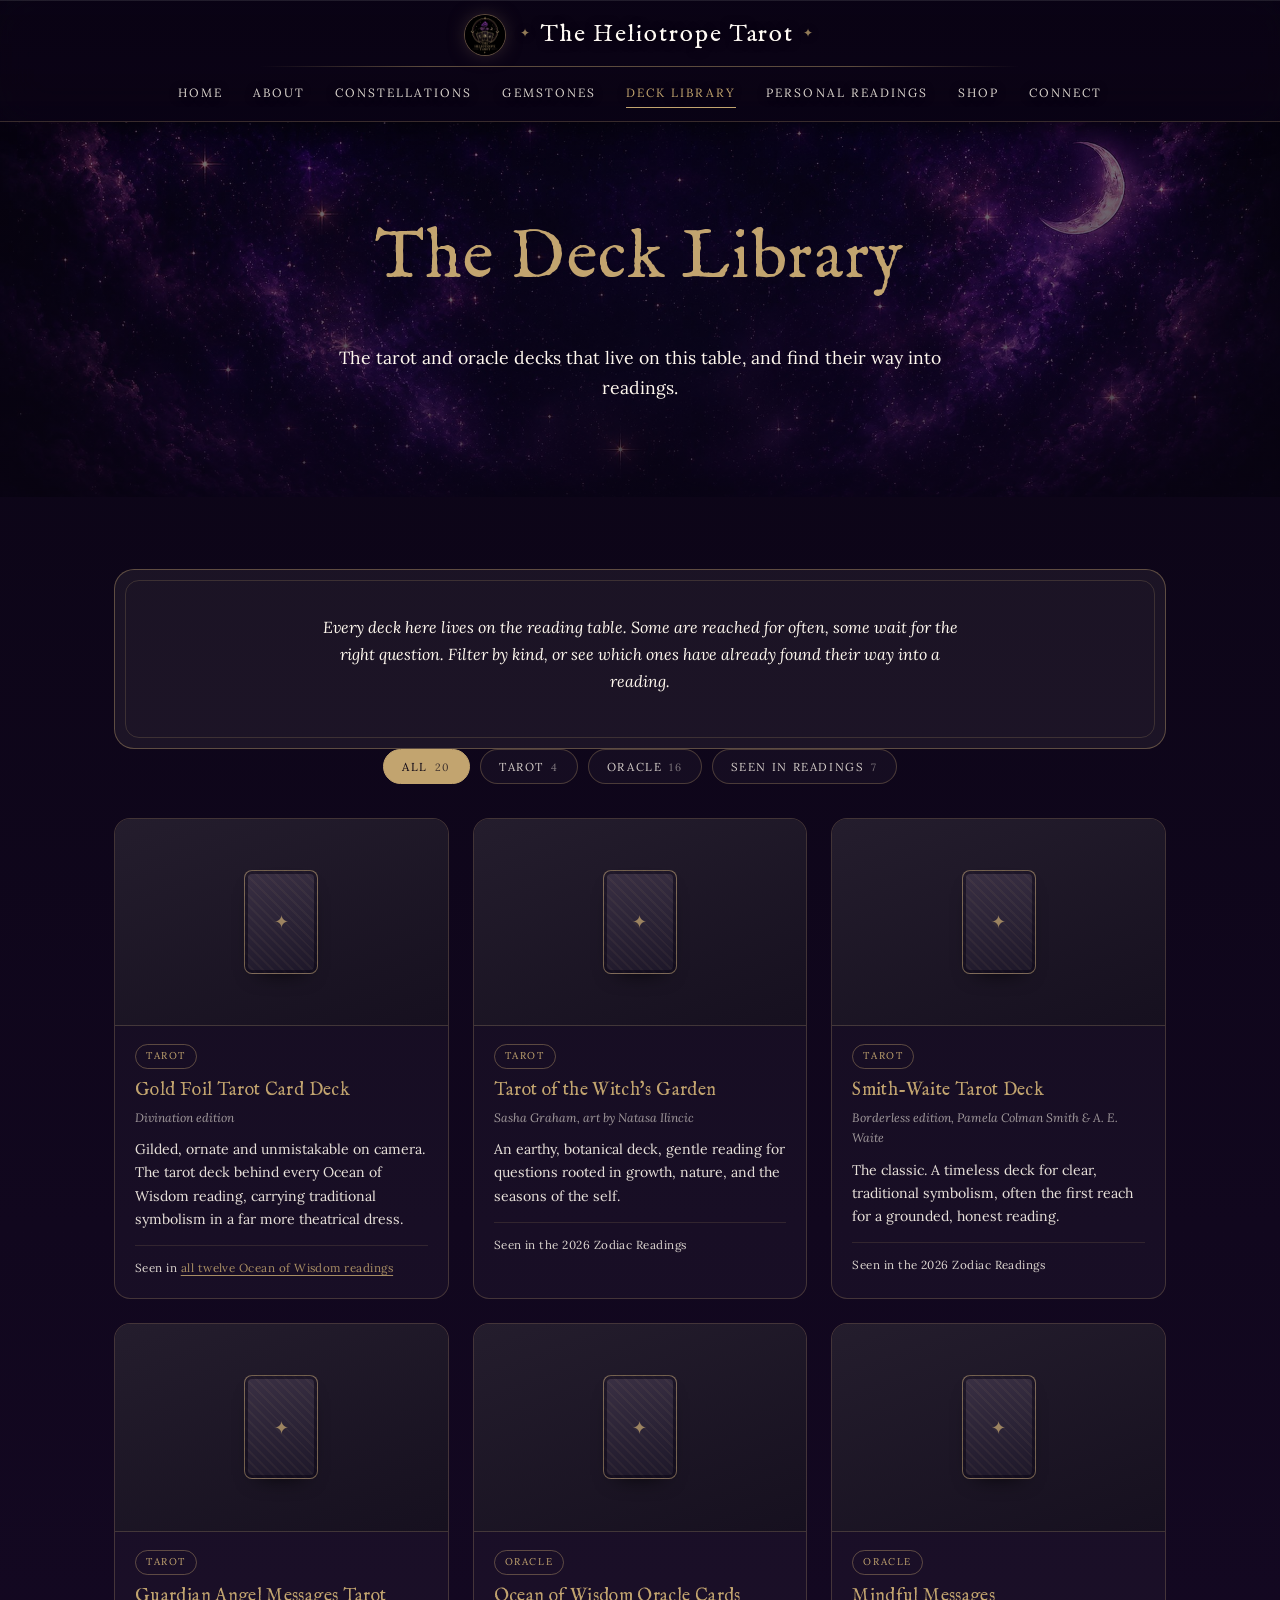
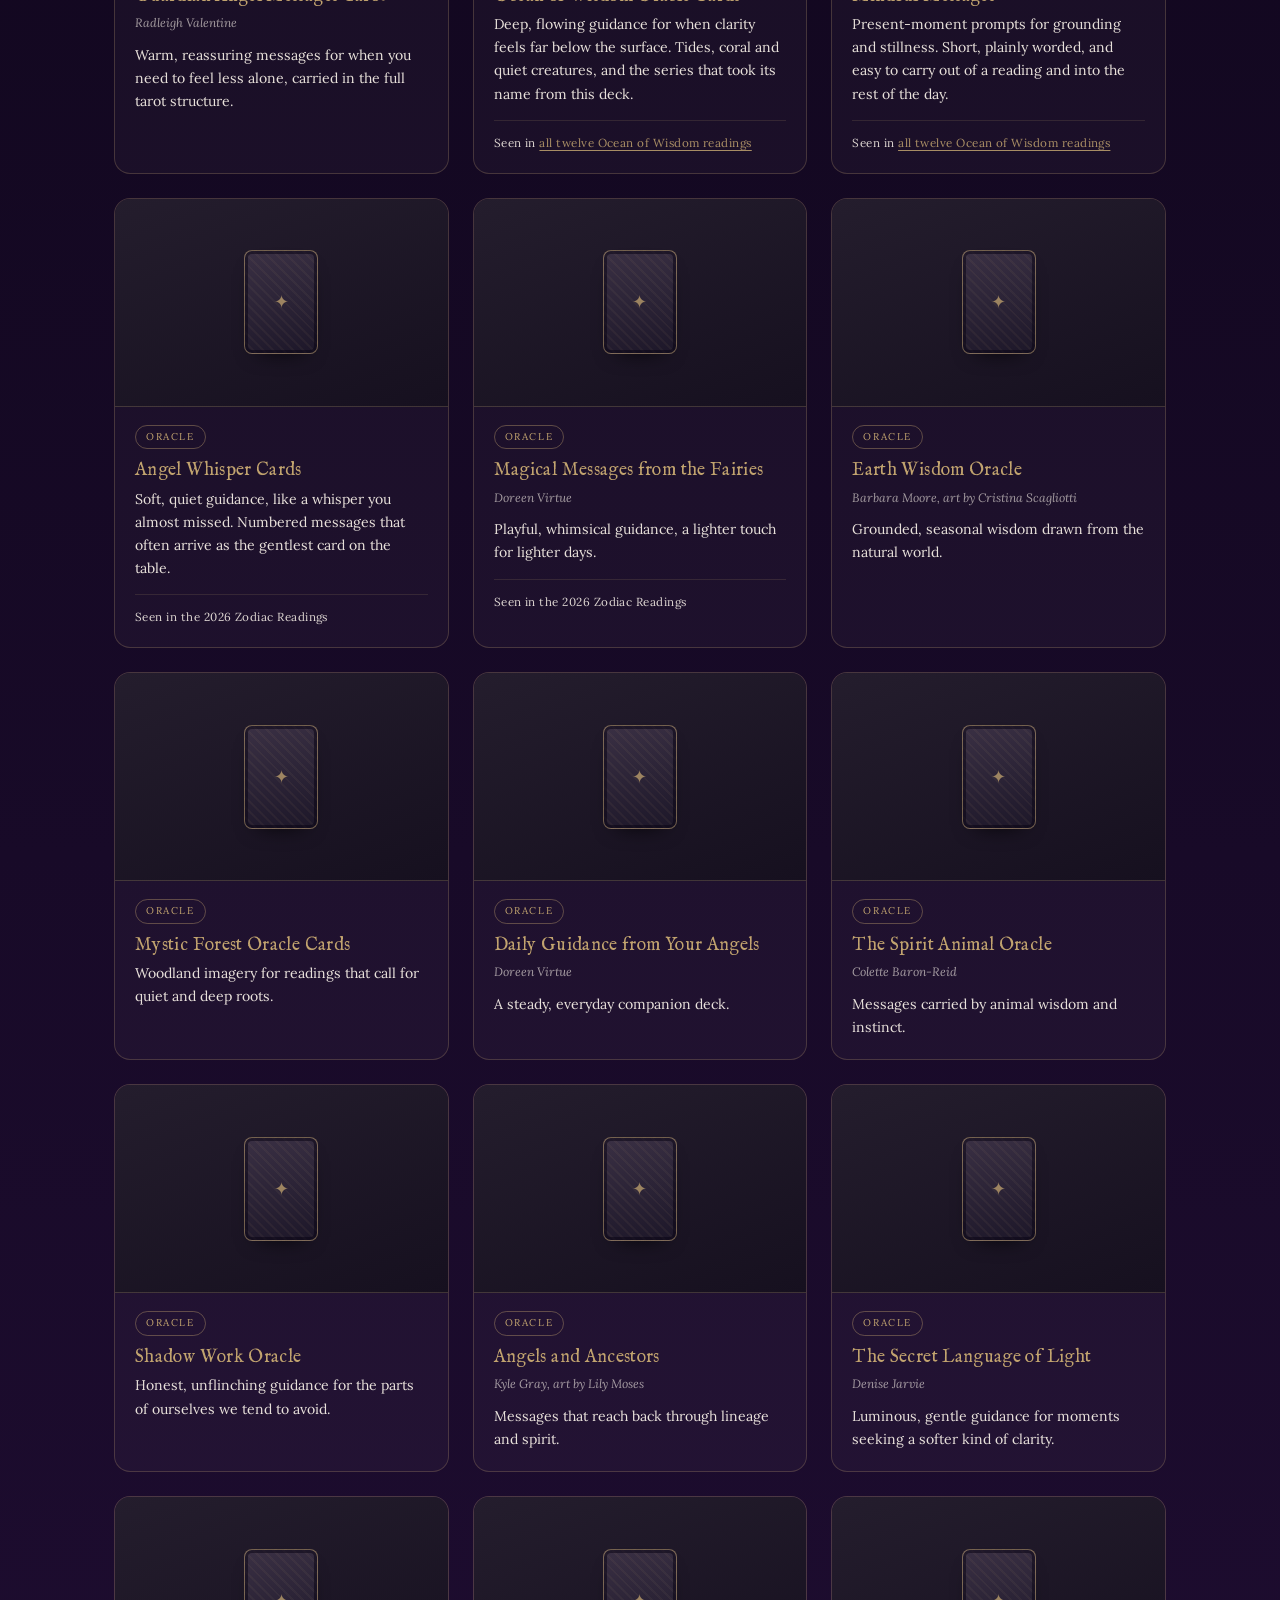
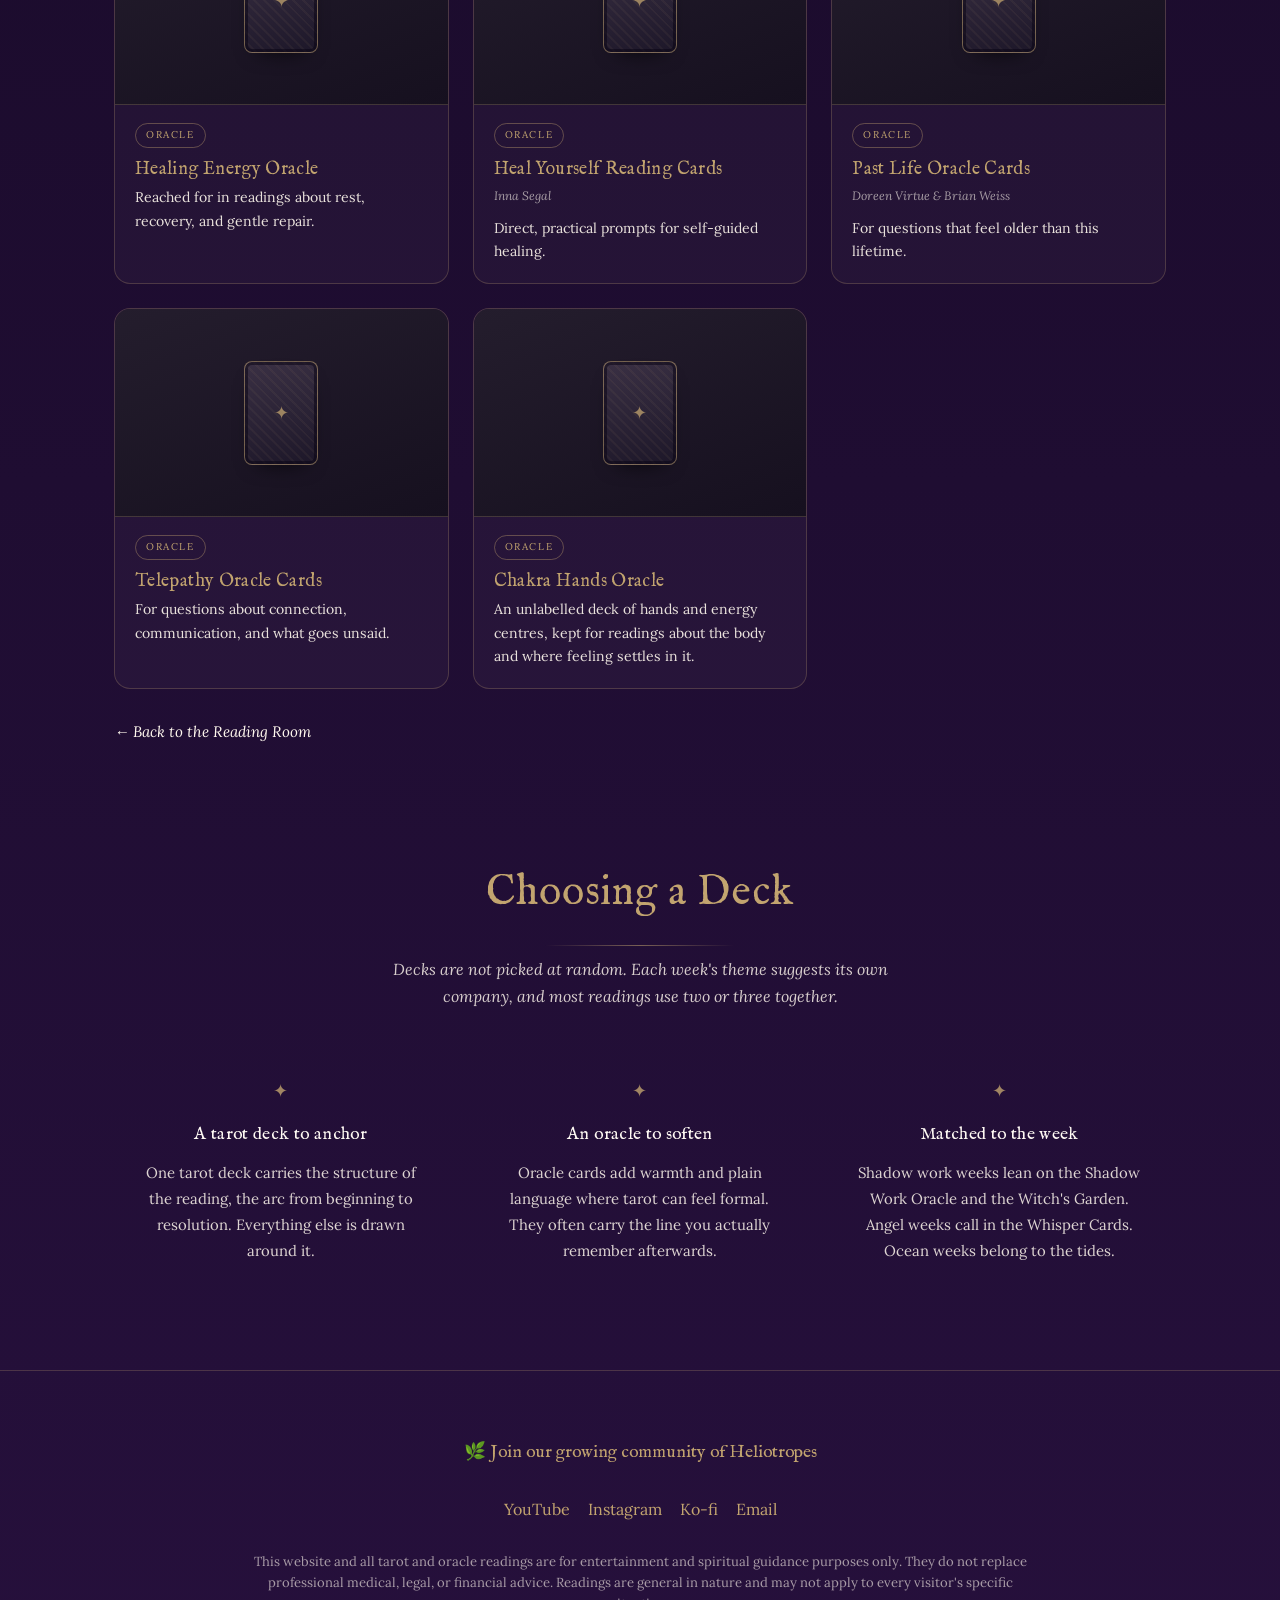
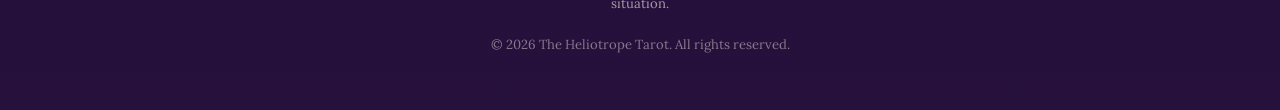
<file: decks.html>
<!doctype html>
<html lang="en">
<head>
<meta charset="UTF-8">
<meta name="viewport" content="width=device-width, initial-scale=1.0">
<title>The Deck Library | The Heliotrope Tarot</title>
<meta name="description" content="A look inside the tarot and oracle decks used in Heliotrope Tarot readings.">
<link rel="icon" href="assets/img/logo.png">
<link rel="stylesheet" href="assets/css/style.css">
<link rel="canonical" href="https://theheliotropetarot.com/decks.html">
<meta property="og:type" content="website">
<meta property="og:site_name" content="The Heliotrope Tarot">
<meta property="og:title" content="The Deck Library | The Heliotrope Tarot">
<meta property="og:description" content="A look inside the tarot and oracle decks used in Heliotrope Tarot readings.">
<meta property="og:url" content="https://theheliotropetarot.com/decks.html">
<meta property="og:image" content="https://theheliotropetarot.com/assets/img/share-card.jpg">
<meta property="og:image:width" content="1200">
<meta property="og:image:height" content="630">
<meta property="og:image:alt" content="A candlelit reading table with tarot cards, crystals and a lit candle">
<meta name="twitter:card" content="summary_large_image">
<meta name="twitter:title" content="The Deck Library | The Heliotrope Tarot">
<meta name="twitter:description" content="A look inside the tarot and oracle decks used in Heliotrope Tarot readings.">
<meta name="twitter:image" content="https://theheliotropetarot.com/assets/img/share-card.jpg">
<meta name="theme-color" content="#0A0414">
</head>
<body>

<!--
  NOTE FOR MEL:
  Deck descriptions are still written from the deck name and its general
  reputation, not from your own experience of reading with it. They read
  fine, but they are not yet your voice. Worth replacing over time with
  how each deck actually feels to you and when you reach for it.

  Attribution shown under a deck name (creator or publisher) is included
  only where it is well established. Several decks here have none listed
  because I could not confirm it, rather than because none exists.
-->

<header class="site-header">
  <nav class="nav">
    <a class="brand" href="index.html">
      <img src="assets/img/logo.png" alt="The Heliotrope Tarot logo">
      <span class="brand-name">The Heliotrope Tarot</span>
    </a>
    <button class="nav-toggle" aria-label="Toggle menu">&#9776;</button>
    <ul class="nav-links">
      <li><a data-page="home" href="index.html">Home</a></li>
      <li><a data-page="about" href="about.html">About</a></li>
      <li><a data-page="constellations" href="constellations.html">Constellations</a></li>
      <li><a data-page="gemstones" href="gemstones.html">Gemstones</a></li>
      <li><a data-page="decks" href="decks.html">Deck Library</a></li>
      <li><a data-page="readings" href="readings.html">Personal Readings</a></li>
      <li><a data-page="shop" href="shop.html">Shop</a></li>
      <li><a data-page="connect" href="connect.html">Connect</a></li>
    </ul>
  </nav>
</header>

<section class="hero" style="padding:80px 0 60px;">
  <div class="wrap">
    <h1>The Deck Library</h1>
    <p class="lede">The tarot and oracle decks that live on this table, and find their way
      into readings.</p>
  </div>
</section>

<section class="section">
  <div class="wrap">

    <div class="parchment">
      <p class="center italic" style="max-width:660px;margin:0 auto 8px;">Every deck here lives
        on the reading table. Some are reached for often, some wait for the right question.
        Filter by kind, or see which ones have already found their way into a reading.</p>
    </div>

    <div class="deck-toolbar" role="group" aria-label="Filter decks">
      <!-- counts are filled in by script from the cards themselves, so they
           cannot drift out of step when a deck is added or removed -->
      <button class="deck-filter" type="button" data-filter="all" aria-pressed="true">All<span class="count"></span></button>
      <button class="deck-filter" type="button" data-filter="tarot" aria-pressed="false">Tarot<span class="count"></span></button>
      <button class="deck-filter" type="button" data-filter="oracle" aria-pressed="false">Oracle<span class="count"></span></button>
      <button class="deck-filter" type="button" data-filter="seen" aria-pressed="false">Seen in readings<span class="count"></span></button>
    </div>

    <div class="deck-grid" id="deckGrid">

      <!-- ---------- tarot ---------- -->

      <article class="deck-card" data-type="tarot" data-seen="true">
        <div class="deck-card-media"><span class="deck-back" aria-hidden="true"></span></div>
        <div class="deck-card-body">
          <span class="deck-type">Tarot</span>
          <h3>Gold Foil Tarot Card Deck</h3>
          <p class="deck-by">Divination edition</p>
          <p>Gilded, ornate and unmistakable on camera. The tarot deck behind every Ocean of
            Wisdom reading, carrying traditional symbolism in a far more theatrical dress.</p>
          <p class="deck-seen">Seen in <a href="constellations.html">all twelve Ocean of Wisdom readings</a></p>
        </div>
      </article>

      <article class="deck-card" data-type="tarot" data-seen="true">
        <div class="deck-card-media"><span class="deck-back" aria-hidden="true"></span></div>
        <div class="deck-card-body">
          <span class="deck-type">Tarot</span>
          <h3>Tarot of the Witch's Garden</h3>
          <p class="deck-by">Sasha Graham, art by Natasa Ilincic</p>
          <p>An earthy, botanical deck, gentle reading for questions rooted in growth, nature,
            and the seasons of the self.</p>
          <p class="deck-seen">Seen in the 2026 Zodiac Readings</p>
        </div>
      </article>

      <article class="deck-card" data-type="tarot" data-seen="true">
        <div class="deck-card-media"><span class="deck-back" aria-hidden="true"></span></div>
        <div class="deck-card-body">
          <span class="deck-type">Tarot</span>
          <h3>Smith-Waite Tarot Deck</h3>
          <p class="deck-by">Borderless edition, Pamela Colman Smith &amp; A. E. Waite</p>
          <p>The classic. A timeless deck for clear, traditional symbolism, often the first
            reach for a grounded, honest reading.</p>
          <p class="deck-seen">Seen in the 2026 Zodiac Readings</p>
        </div>
      </article>

      <article class="deck-card" data-type="tarot" data-seen="false">
        <div class="deck-card-media"><span class="deck-back" aria-hidden="true"></span></div>
        <div class="deck-card-body">
          <span class="deck-type">Tarot</span>
          <h3>Guardian Angel Messages Tarot</h3>
          <p class="deck-by">Radleigh Valentine</p>
          <p>Warm, reassuring messages for when you need to feel less alone, carried in the full tarot structure.</p>
        </div>
      </article>

      <!-- ---------- oracle ---------- -->

      <article class="deck-card" data-type="oracle" data-seen="true">
        <div class="deck-card-media"><span class="deck-back" aria-hidden="true"></span></div>
        <div class="deck-card-body">
          <span class="deck-type">Oracle</span>
          <h3>Ocean of Wisdom Oracle Cards</h3>
          <p>Deep, flowing guidance for when clarity feels far below the surface. Tides, coral
            and quiet creatures, and the series that took its name from this deck.</p>
          <p class="deck-seen">Seen in <a href="constellations.html">all twelve Ocean of Wisdom readings</a></p>
        </div>
      </article>

      <article class="deck-card" data-type="oracle" data-seen="true">
        <div class="deck-card-media"><span class="deck-back" aria-hidden="true"></span></div>
        <div class="deck-card-body">
          <span class="deck-type">Oracle</span>
          <h3>Mindful Messages</h3>
          <p>Present-moment prompts for grounding and stillness. Short, plainly worded, and
            easy to carry out of a reading and into the rest of the day.</p>
          <p class="deck-seen">Seen in <a href="constellations.html">all twelve Ocean of Wisdom readings</a></p>
        </div>
      </article>

      <article class="deck-card" data-type="oracle" data-seen="true">
        <div class="deck-card-media"><span class="deck-back" aria-hidden="true"></span></div>
        <div class="deck-card-body">
          <span class="deck-type">Oracle</span>
          <h3>Angel Whisper Cards</h3>
          <p>Soft, quiet guidance, like a whisper you almost missed. Numbered messages that
            often arrive as the gentlest card on the table.</p>
          <p class="deck-seen">Seen in the 2026 Zodiac Readings</p>
        </div>
      </article>

      <article class="deck-card" data-type="oracle" data-seen="true">
        <div class="deck-card-media"><span class="deck-back" aria-hidden="true"></span></div>
        <div class="deck-card-body">
          <span class="deck-type">Oracle</span>
          <h3>Magical Messages from the Fairies</h3>
          <p class="deck-by">Doreen Virtue</p>
          <p>Playful, whimsical guidance, a lighter touch for lighter days.</p>
          <p class="deck-seen">Seen in the 2026 Zodiac Readings</p>
        </div>
      </article>

      <article class="deck-card" data-type="oracle" data-seen="false">
        <div class="deck-card-media"><span class="deck-back" aria-hidden="true"></span></div>
        <div class="deck-card-body">
          <span class="deck-type">Oracle</span>
          <h3>Earth Wisdom Oracle</h3>
          <p class="deck-by">Barbara Moore, art by Cristina Scagliotti</p>
          <p>Grounded, seasonal wisdom drawn from the natural world.</p>
        </div>
      </article>

      <article class="deck-card" data-type="oracle" data-seen="false">
        <div class="deck-card-media"><span class="deck-back" aria-hidden="true"></span></div>
        <div class="deck-card-body">
          <span class="deck-type">Oracle</span>
          <h3>Mystic Forest Oracle Cards</h3>
          <p>Woodland imagery for readings that call for quiet and deep roots.</p>
        </div>
      </article>

      <article class="deck-card" data-type="oracle" data-seen="false">
        <div class="deck-card-media"><span class="deck-back" aria-hidden="true"></span></div>
        <div class="deck-card-body">
          <span class="deck-type">Oracle</span>
          <h3>Daily Guidance from Your Angels</h3>
          <p class="deck-by">Doreen Virtue</p>
          <p>A steady, everyday companion deck.</p>
        </div>
      </article>

      <article class="deck-card" data-type="oracle" data-seen="false">
        <div class="deck-card-media"><span class="deck-back" aria-hidden="true"></span></div>
        <div class="deck-card-body">
          <span class="deck-type">Oracle</span>
          <h3>The Spirit Animal Oracle</h3>
          <p class="deck-by">Colette Baron-Reid</p>
          <p>Messages carried by animal wisdom and instinct.</p>
        </div>
      </article>

      <article class="deck-card" data-type="oracle" data-seen="false">
        <div class="deck-card-media"><span class="deck-back" aria-hidden="true"></span></div>
        <div class="deck-card-body">
          <span class="deck-type">Oracle</span>
          <h3>Shadow Work Oracle</h3>
          <p>Honest, unflinching guidance for the parts of ourselves we tend to avoid.</p>
        </div>
      </article>

      <article class="deck-card" data-type="oracle" data-seen="false">
        <div class="deck-card-media"><span class="deck-back" aria-hidden="true"></span></div>
        <div class="deck-card-body">
          <span class="deck-type">Oracle</span>
          <h3>Angels and Ancestors</h3>
          <p class="deck-by">Kyle Gray, art by Lily Moses</p>
          <p>Messages that reach back through lineage and spirit.</p>
        </div>
      </article>


      <article class="deck-card" data-type="oracle" data-seen="false">
        <div class="deck-card-media"><span class="deck-back" aria-hidden="true"></span></div>
        <div class="deck-card-body">
          <span class="deck-type">Oracle</span>
          <h3>The Secret Language of Light</h3>
          <p class="deck-by">Denise Jarvie</p>
          <p>Luminous, gentle guidance for moments seeking a softer kind of clarity.</p>
        </div>
      </article>

      <article class="deck-card" data-type="oracle" data-seen="false">
        <div class="deck-card-media"><span class="deck-back" aria-hidden="true"></span></div>
        <div class="deck-card-body">
          <span class="deck-type">Oracle</span>
          <h3>Healing Energy Oracle</h3>
          <p>Reached for in readings about rest, recovery, and gentle repair.</p>
        </div>
      </article>

      <article class="deck-card" data-type="oracle" data-seen="false">
        <div class="deck-card-media"><span class="deck-back" aria-hidden="true"></span></div>
        <div class="deck-card-body">
          <span class="deck-type">Oracle</span>
          <h3>Heal Yourself Reading Cards</h3>
          <p class="deck-by">Inna Segal</p>
          <p>Direct, practical prompts for self-guided healing.</p>
        </div>
      </article>

      <article class="deck-card" data-type="oracle" data-seen="false">
        <div class="deck-card-media"><span class="deck-back" aria-hidden="true"></span></div>
        <div class="deck-card-body">
          <span class="deck-type">Oracle</span>
          <h3>Past Life Oracle Cards</h3>
          <p class="deck-by">Doreen Virtue &amp; Brian Weiss</p>
          <p>For questions that feel older than this lifetime.</p>
        </div>
      </article>

      <article class="deck-card" data-type="oracle" data-seen="false">
        <div class="deck-card-media"><span class="deck-back" aria-hidden="true"></span></div>
        <div class="deck-card-body">
          <span class="deck-type">Oracle</span>
          <h3>Telepathy Oracle Cards</h3>
          <p>For questions about connection, communication, and what goes unsaid.</p>
        </div>
      </article>

      <article class="deck-card" data-type="oracle" data-seen="false">
        <div class="deck-card-media"><span class="deck-back" aria-hidden="true"></span></div>
        <div class="deck-card-body">
          <span class="deck-type">Oracle</span>
          <h3>Chakra Hands Oracle</h3>
          <p>An unlabelled deck of hands and energy centres, kept for readings about the body
            and where feeling settles in it.</p>
        </div>
      </article>

    </div>

    <p class="deck-empty" id="deckEmpty" hidden>No decks in that group yet.</p>

    <a class="back-to-room" href="index.html">&larr; Back to the Reading Room</a>
  </div>
</section>

<section class="section section--tight">
  <div class="wrap">
    <h2 class="section-title">Choosing a Deck</h2>
    <p class="section-sub">Decks are not picked at random. Each week's theme suggests its own
      company, and most readings use two or three together.</p>

    <div class="expect-grid">
      <div class="expect-item">
        <span class="expect-mark">&#10022;</span>
        <h3>A tarot deck to anchor</h3>
        <p>One tarot deck carries the structure of the reading, the arc from beginning to
          resolution. Everything else is drawn around it.</p>
      </div>
      <div class="expect-item">
        <span class="expect-mark">&#10022;</span>
        <h3>An oracle to soften</h3>
        <p>Oracle cards add warmth and plain language where tarot can feel formal. They often
          carry the line you actually remember afterwards.</p>
      </div>
      <div class="expect-item">
        <span class="expect-mark">&#10022;</span>
        <h3>Matched to the week</h3>
        <p>Shadow work weeks lean on the Shadow Work Oracle and the Witch's Garden. Angel
          weeks call in the Whisper Cards. Ocean weeks belong to the tides.</p>
      </div>
    </div>
  </div>
</section>

<footer class="site-footer">
  <div class="wrap">
    <p class="community-line">&#127807; Join our growing community of Heliotropes</p>
    <ul class="footer-links">
      <li><a href="https://www.youtube.com/@TheHeliotropeTarot" target="_blank" rel="noopener">YouTube</a></li>
      <li><a href="https://www.instagram.com/TheHeliotropeTarot" target="_blank" rel="noopener">Instagram</a></li>
      <li><a href="https://ko-fi.com/theheliotropetarot" target="_blank" rel="noopener">Ko-fi</a></li>
      <li><a href="mailto:theheliotropetarot@gmail.com">Email</a></li>
    </ul>
    <p class="disclaimer">This website and all tarot and oracle readings are for
      entertainment and spiritual guidance purposes only. They do not replace professional
      medical, legal, or financial advice. Readings are general in nature and may not apply
      to every visitor's specific situation.</p>
    <p class="copyright">&copy; <span id="year"></span> The Heliotrope Tarot. All rights reserved.</p>
  </div>
</footer>

<script>

  // Deck filters. Cards carry data-type and data-seen; filtering just toggles
  // the hidden attribute so no layout or markup is rebuilt.
  (function () {
    var grid = document.getElementById('deckGrid');
    if (!grid) return;
    var cards = [].slice.call(grid.querySelectorAll('.deck-card'));
    var buttons = [].slice.call(document.querySelectorAll('.deck-filter'));
    var empty = document.getElementById('deckEmpty');

    function matches(card, filter) {
      if (filter === 'all') return true;
      if (filter === 'seen') return card.getAttribute('data-seen') === 'true';
      return card.getAttribute('data-type') === filter;
    }

    // fill each button's count from the cards present
    buttons.forEach(function (b) {
      var f = b.getAttribute('data-filter');
      var n = cards.filter(function (c) { return matches(c, f); }).length;
      var slot = b.querySelector('.count');
      if (slot) slot.textContent = n;
    });

    function apply(filter) {
      var shown = 0;
      cards.forEach(function (card) {
        var match = matches(card, filter);
        card.hidden = !match;
        if (match) shown++;
      });
      if (empty) empty.hidden = shown !== 0;
      buttons.forEach(function (b) {
        b.setAttribute('aria-pressed', String(b.getAttribute('data-filter') === filter));
      });
    }

    buttons.forEach(function (b) {
      b.addEventListener('click', function () { apply(b.getAttribute('data-filter')); });
    });
  })();

  document.getElementById('year').textContent = new Date().getFullYear();
  document.querySelector('.nav-toggle').addEventListener('click', function () {
    document.querySelector('.nav-links').classList.toggle('open');
  });
</script>
<script src="assets/js/site.js"></script>
</body>
</html>
</file>
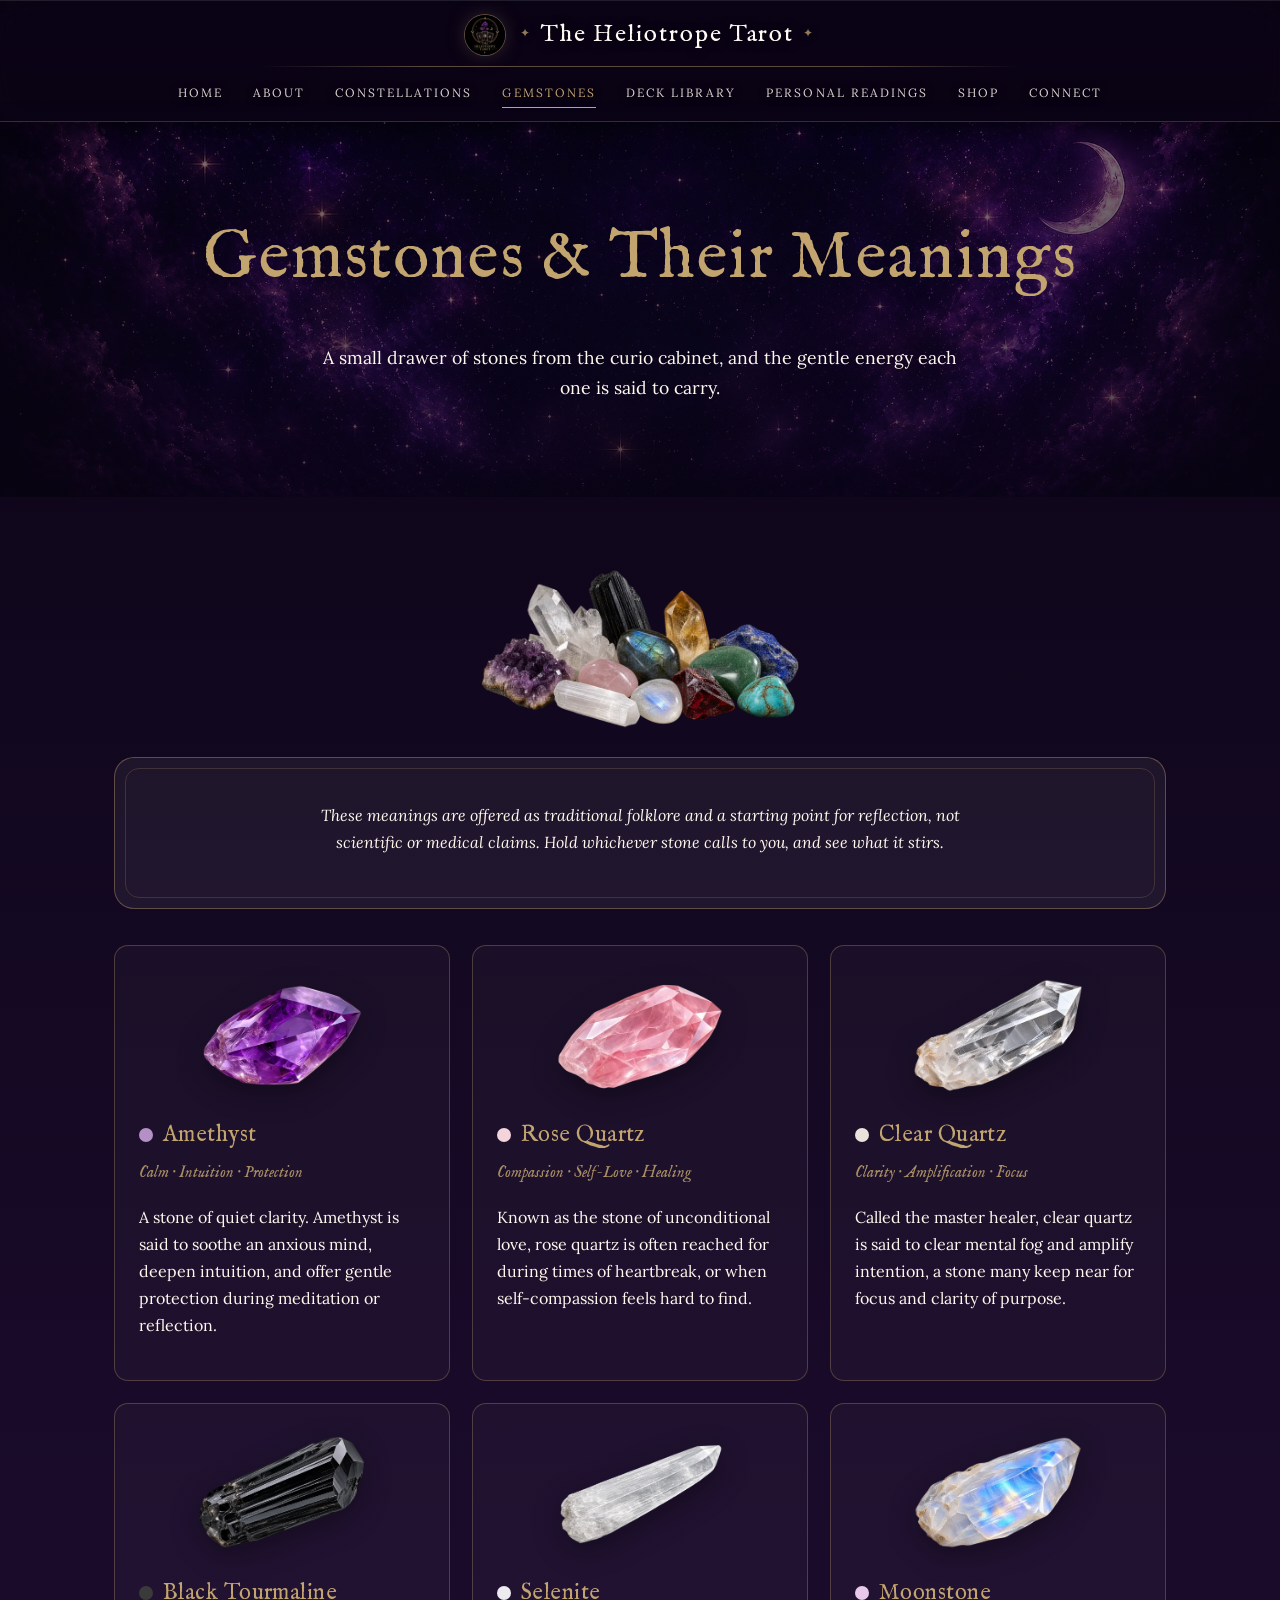
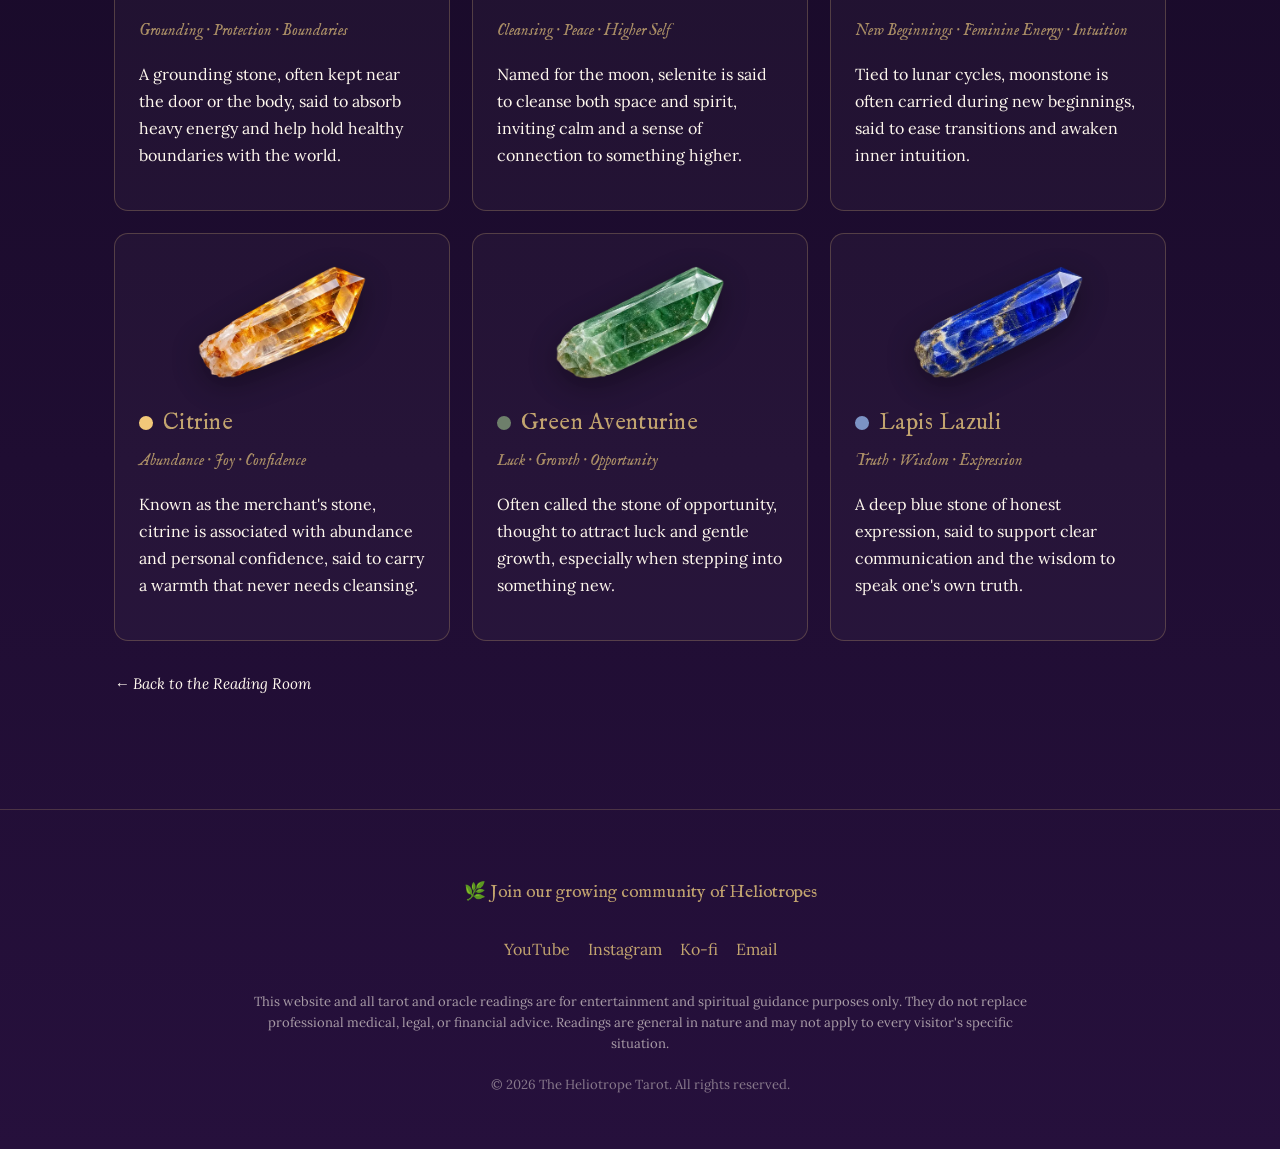
<file: gemstones.html>
<!doctype html>
<html lang="en">
<head>
<meta charset="UTF-8">
<meta name="viewport" content="width=device-width, initial-scale=1.0">
<title>Gemstones &amp; Their Meanings | The Heliotrope Tarot</title>
<meta name="description" content="A gentle reference guide to crystals and gemstones, and the energy each one is said to carry.">
<link rel="icon" href="assets/img/logo.png">
<link rel="stylesheet" href="assets/css/style.css">
<link rel="canonical" href="https://theheliotropetarot.com/gemstones.html">
<meta property="og:type" content="website">
<meta property="og:site_name" content="The Heliotrope Tarot">
<meta property="og:title" content="Gemstones &amp; Their Meanings | The Heliotrope Tarot">
<meta property="og:description" content="A gentle reference guide to crystals and gemstones, and the energy each one is said to carry.">
<meta property="og:url" content="https://theheliotropetarot.com/gemstones.html">
<meta property="og:image" content="https://theheliotropetarot.com/assets/img/share-card.jpg">
<meta property="og:image:width" content="1200">
<meta property="og:image:height" content="630">
<meta property="og:image:alt" content="A candlelit reading table with tarot cards, crystals and a lit candle">
<meta name="twitter:card" content="summary_large_image">
<meta name="twitter:title" content="Gemstones &amp; Their Meanings | The Heliotrope Tarot">
<meta name="twitter:description" content="A gentle reference guide to crystals and gemstones, and the energy each one is said to carry.">
<meta name="twitter:image" content="https://theheliotropetarot.com/assets/img/share-card.jpg">
<meta name="theme-color" content="#0A0414">
</head>
<body>

<header class="site-header">
  <nav class="nav">
    <a class="brand" href="index.html">
      <img src="assets/img/logo.png" alt="The Heliotrope Tarot logo">
      <span class="brand-name">The Heliotrope Tarot</span>
    </a>
    <button class="nav-toggle" aria-label="Toggle menu">&#9776;</button>
    <ul class="nav-links">
      <li><a data-page="home" href="index.html">Home</a></li>
      <li><a data-page="about" href="about.html">About</a></li>
      <li><a data-page="constellations" href="constellations.html">Constellations</a></li>
      <li><a data-page="gemstones" href="gemstones.html">Gemstones</a></li>
      <li><a data-page="decks" href="decks.html">Deck Library</a></li>
      <li><a data-page="readings" href="readings.html">Personal Readings</a></li>
      <li><a data-page="shop" href="shop.html">Shop</a></li>
      <li><a data-page="connect" href="connect.html">Connect</a></li>
    </ul>
  </nav>
</header>

<section class="hero" style="padding:80px 0 60px;">
  <div class="wrap">
    <h1>Gemstones &amp; Their Meanings</h1>
    <p class="lede">A small drawer of stones from the curio cabinet, and the gentle energy
      each one is said to carry.</p>
  </div>
</section>

<section class="section">
  <div class="wrap">
    <img class="gems-hero-photo" src="assets/img/gems/gemstones.webp" alt="A collection of tumbled and polished gemstones">
    <div class="parchment">
      <p class="center italic" style="max-width:640px;margin:0 auto 8px;">These meanings are
        offered as traditional folklore and a starting point for reflection, not scientific
        or medical claims. Hold whichever stone calls to you, and see what it stirs.</p>
    </div>

    <div class="meaning-grid">
      <div class="meaning-card">
        <img class="meaning-card-photo" loading="lazy" decoding="async" src="assets/img/gems/amethyst.webp" alt="Amethyst crystal">
        <h3><span class="stone-dot" style="background:#B590C7;"></span>Amethyst</h3>
        <p class="keyword">Calm &middot; Intuition &middot; Protection</p>
        <p>A stone of quiet clarity. Amethyst is said to soothe an anxious mind, deepen
          intuition, and offer gentle protection during meditation or reflection.</p>
      </div>
      <div class="meaning-card">
        <img class="meaning-card-photo" loading="lazy" decoding="async" src="assets/img/gems/rose-quartz.webp" alt="Rose Quartz crystal">
        <h3><span class="stone-dot" style="background:#F3D4DA;"></span>Rose Quartz</h3>
        <p class="keyword">Compassion &middot; Self-Love &middot; Healing</p>
        <p>Known as the stone of unconditional love, rose quartz is often reached for during
          times of heartbreak, or when self-compassion feels hard to find.</p>
      </div>
      <div class="meaning-card">
        <img class="meaning-card-photo" loading="lazy" decoding="async" src="assets/img/gems/clear-quartz.webp" alt="Clear Quartz crystal">
        <h3><span class="stone-dot" style="background:#E8E4DC;"></span>Clear Quartz</h3>
        <p class="keyword">Clarity &middot; Amplification &middot; Focus</p>
        <p>Called the master healer, clear quartz is said to clear mental fog and amplify
          intention, a stone many keep near for focus and clarity of purpose.</p>
      </div>
      <div class="meaning-card">
        <img class="meaning-card-photo" loading="lazy" decoding="async" src="assets/img/gems/black-tourmaline.webp" alt="Black Tourmaline crystal">
        <h3><span class="stone-dot" style="background:#3A3A3A;"></span>Black Tourmaline</h3>
        <p class="keyword">Grounding &middot; Protection &middot; Boundaries</p>
        <p>A grounding stone, often kept near the door or the body, said to absorb heavy
          energy and help hold healthy boundaries with the world.</p>
      </div>
      <div class="meaning-card">
        <img class="meaning-card-photo" loading="lazy" decoding="async" src="assets/img/gems/selenite.webp" alt="Selenite crystal">
        <h3><span class="stone-dot" style="background:#EDEBEF;"></span>Selenite</h3>
        <p class="keyword">Cleansing &middot; Peace &middot; Higher Self</p>
        <p>Named for the moon, selenite is said to cleanse both space and spirit, inviting
          calm and a sense of connection to something higher.</p>
      </div>
      <div class="meaning-card">
        <img class="meaning-card-photo" loading="lazy" decoding="async" src="assets/img/gems/moonstone.webp" alt="Moonstone crystal">
        <h3><span class="stone-dot" style="background:#E8C9EC;"></span>Moonstone</h3>
        <p class="keyword">New Beginnings &middot; Feminine Energy &middot; Intuition</p>
        <p>Tied to lunar cycles, moonstone is often carried during new beginnings, said to
          ease transitions and awaken inner intuition.</p>
      </div>
      <div class="meaning-card">
        <img class="meaning-card-photo" loading="lazy" decoding="async" src="assets/img/gems/citrine.webp" alt="Citrine crystal">
        <h3><span class="stone-dot" style="background:#F2C879;"></span>Citrine</h3>
        <p class="keyword">Abundance &middot; Joy &middot; Confidence</p>
        <p>Known as the merchant's stone, citrine is associated with abundance and personal
          confidence, said to carry a warmth that never needs cleansing.</p>
      </div>
      <div class="meaning-card">
        <img class="meaning-card-photo" loading="lazy" decoding="async" src="assets/img/gems/green-aventurine.webp" alt="Green Aventurine crystal">
        <h3><span class="stone-dot" style="background:#6E7F6B;"></span>Green Aventurine</h3>
        <p class="keyword">Luck &middot; Growth &middot; Opportunity</p>
        <p>Often called the stone of opportunity, thought to attract luck and gentle growth,
          especially when stepping into something new.</p>
      </div>
      <div class="meaning-card">
        <img class="meaning-card-photo" loading="lazy" decoding="async" src="assets/img/gems/lapis-lazuli.webp" alt="Lapis Lazuli crystal">
        <h3><span class="stone-dot" style="background:#7C93C4;"></span>Lapis Lazuli</h3>
        <p class="keyword">Truth &middot; Wisdom &middot; Expression</p>
        <p>A deep blue stone of honest expression, said to support clear communication and
          the wisdom to speak one's own truth.</p>
      </div>
    </div>

    <a class="back-to-room" href="index.html">&larr; Back to the Reading Room</a>
  </div>
</section>

<footer class="site-footer">
  <div class="wrap">
    <p class="community-line">&#127807; Join our growing community of Heliotropes</p>
    <ul class="footer-links">
      <li><a href="https://www.youtube.com/@TheHeliotropeTarot" target="_blank" rel="noopener">YouTube</a></li>
      <li><a href="https://www.instagram.com/TheHeliotropeTarot" target="_blank" rel="noopener">Instagram</a></li>
      <li><a href="https://ko-fi.com/theheliotropetarot" target="_blank" rel="noopener">Ko-fi</a></li>
      <li><a href="mailto:theheliotropetarot@gmail.com">Email</a></li>
    </ul>
    <p class="disclaimer">This website and all tarot and oracle readings are for
      entertainment and spiritual guidance purposes only. They do not replace professional
      medical, legal, or financial advice. Readings are general in nature and may not apply
      to every visitor's specific situation.</p>
    <p class="copyright">&copy; <span id="year"></span> The Heliotrope Tarot. All rights reserved.</p>
  </div>
</footer>

<script>
  document.getElementById('year').textContent = new Date().getFullYear();
  document.querySelector('.nav-toggle').addEventListener('click', function () {
    document.querySelector('.nav-links').classList.toggle('open');
  });
</script>
<script src="assets/js/site.js"></script>
</body>
</html>
</file>
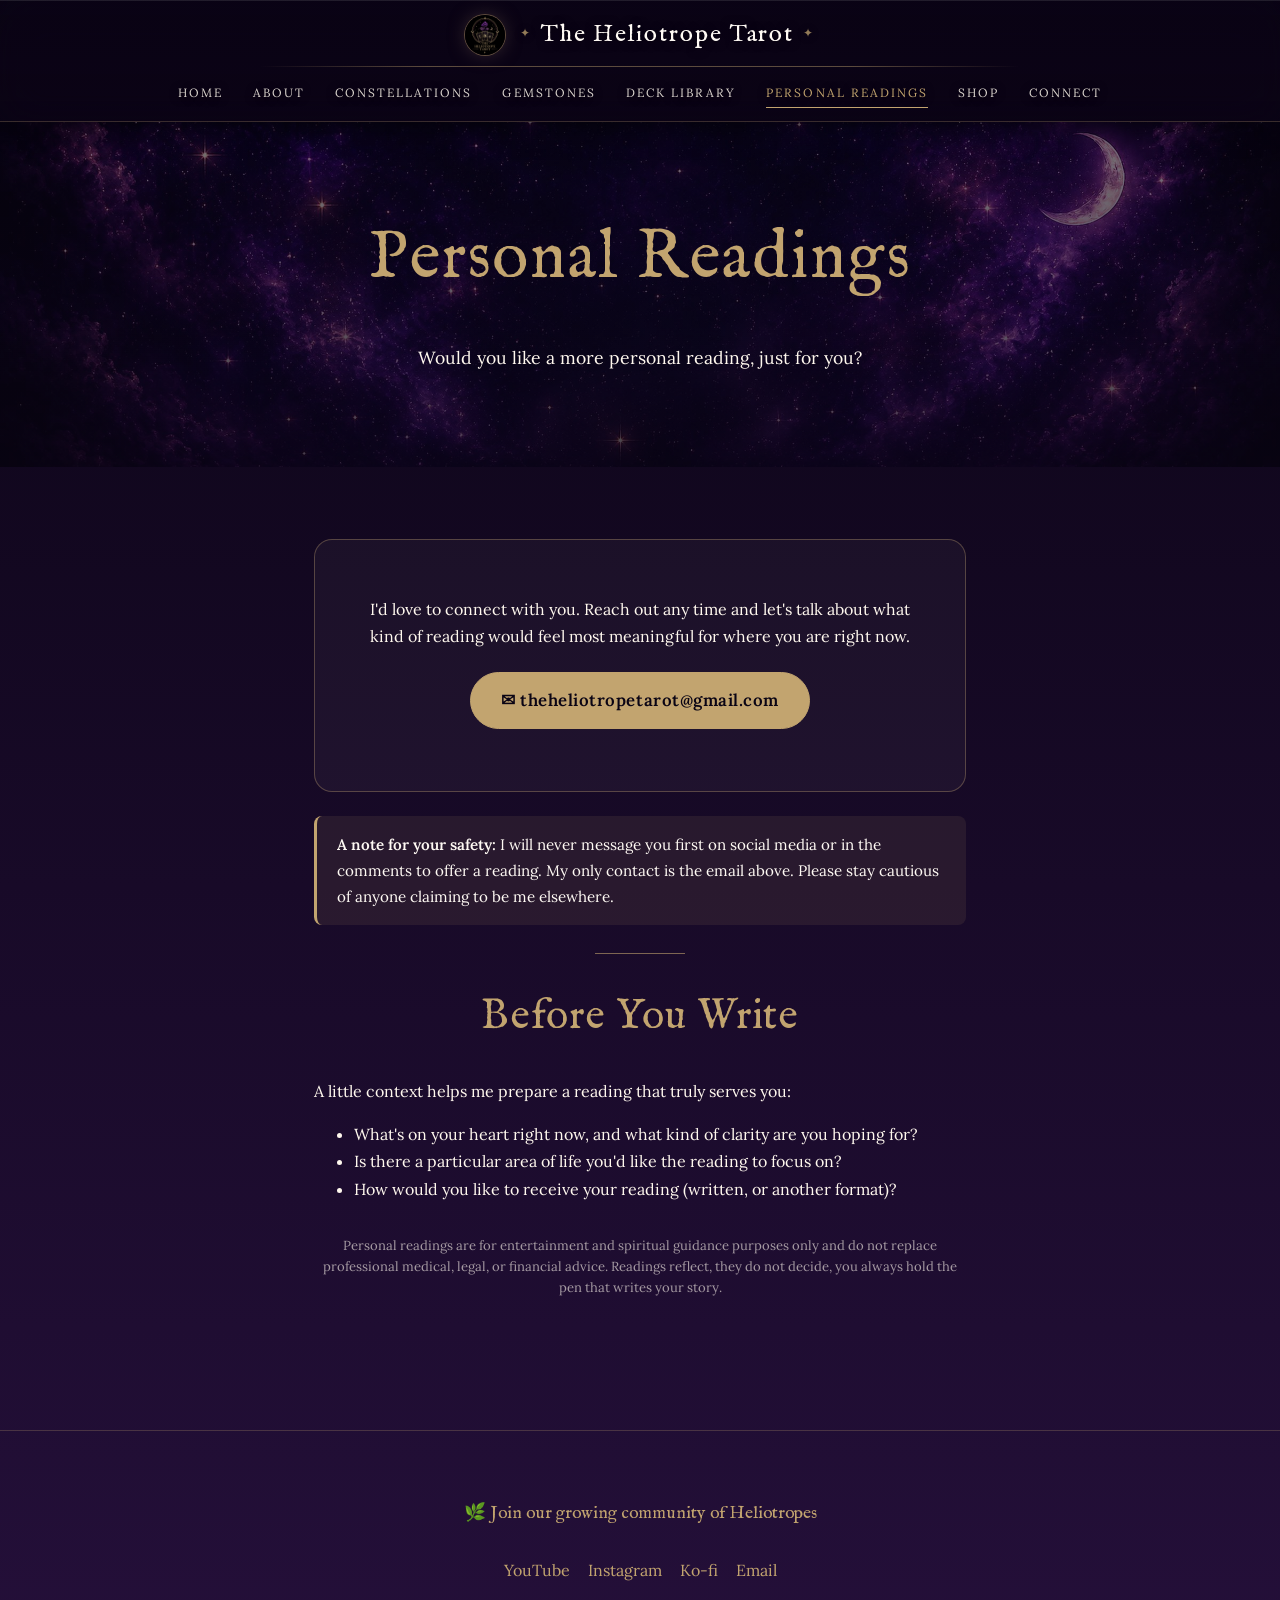
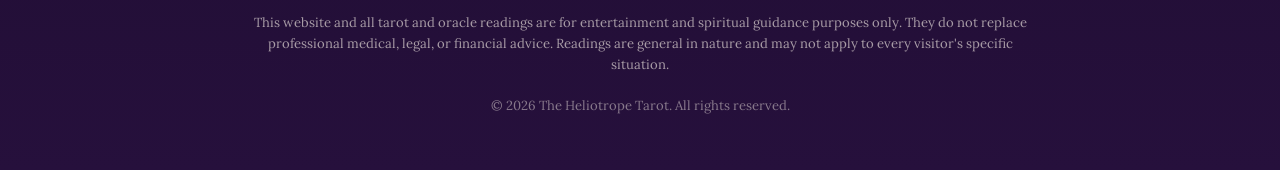
<file: readings.html>
<!doctype html>
<html lang="en">
<head>
<meta charset="UTF-8">
<meta name="viewport" content="width=device-width, initial-scale=1.0">
<title>Personal Readings | The Heliotrope Tarot</title>
<meta name="description" content="Request a personal tarot reading, just for you.">
<link rel="icon" href="assets/img/logo.png">
<link rel="stylesheet" href="assets/css/style.css">
<link rel="canonical" href="https://theheliotropetarot.com/readings.html">
<meta property="og:type" content="website">
<meta property="og:site_name" content="The Heliotrope Tarot">
<meta property="og:title" content="Personal Readings | The Heliotrope Tarot">
<meta property="og:description" content="Request a personal tarot reading, just for you.">
<meta property="og:url" content="https://theheliotropetarot.com/readings.html">
<meta property="og:image" content="https://theheliotropetarot.com/assets/img/share-card.jpg">
<meta property="og:image:width" content="1200">
<meta property="og:image:height" content="630">
<meta property="og:image:alt" content="A candlelit reading table with tarot cards, crystals and a lit candle">
<meta name="twitter:card" content="summary_large_image">
<meta name="twitter:title" content="Personal Readings | The Heliotrope Tarot">
<meta name="twitter:description" content="Request a personal tarot reading, just for you.">
<meta name="twitter:image" content="https://theheliotropetarot.com/assets/img/share-card.jpg">
<meta name="theme-color" content="#0A0414">
</head>
<body>

<header class="site-header">
  <nav class="nav">
    <a class="brand" href="index.html">
      <img src="assets/img/logo.png" alt="The Heliotrope Tarot logo">
      <span class="brand-name">The Heliotrope Tarot</span>
    </a>
    <button class="nav-toggle" aria-label="Toggle menu">&#9776;</button>
    <ul class="nav-links">
      <li><a data-page="home" href="index.html">Home</a></li>
      <li><a data-page="about" href="about.html">About</a></li>
      <li><a data-page="constellations" href="constellations.html">Constellations</a></li>
      <li><a data-page="gemstones" href="gemstones.html">Gemstones</a></li>
      <li><a data-page="decks" href="decks.html">Deck Library</a></li>
      <li><a data-page="readings" href="readings.html">Personal Readings</a></li>
      <li><a data-page="shop" href="shop.html">Shop</a></li>
      <li><a data-page="connect" href="connect.html">Connect</a></li>
    </ul>
  </nav>
</header>

<section class="hero" style="padding:80px 0 60px;">
  <div class="wrap">
    <h1>Personal Readings</h1>
    <p class="lede">Would you like a more personal reading, just for you?</p>
  </div>
</section>

<section class="section">
  <div class="wrap" style="max-width:700px;">
    <div class="panel center">
      <p>I'd love to connect with you. Reach out any time and let's talk about what kind of
        reading would feel most meaningful for where you are right now.</p>
      <p class="btn-row">
        <a class="btn btn--solid mail-btn" href="mailto:theheliotropetarot@gmail.com">
          &#9993; theheliotropetarot@gmail.com
        </a>
      </p>
    </div>

    <div class="safety-note">
      <strong>A note for your safety:</strong> I will never message you first on social
      media or in the comments to offer a reading. My only contact is the email above.
      Please stay cautious of anyone claiming to be me elsewhere.
    </div>

    <div class="divider"></div>

    <h2 class="center">Before You Write</h2>
    <p>A little context helps me prepare a reading that truly serves you:</p>
    <ul style="color:var(--cream);">
      <li>What's on your heart right now, and what kind of clarity are you hoping for?</li>
      <li>Is there a particular area of life you'd like the reading to focus on?</li>
      <li>How would you like to receive your reading (written, or another format)?</li>
    </ul>

    <p class="disclaimer" style="margin-top:32px;">Personal readings are for entertainment
      and spiritual guidance purposes only and do not replace professional medical, legal,
      or financial advice. Readings reflect, they do not decide, you always hold the pen
      that writes your story.</p>
  </div>
</section>

<footer class="site-footer">
  <div class="wrap">
    <p class="community-line">&#127807; Join our growing community of Heliotropes</p>
    <ul class="footer-links">
      <li><a href="https://www.youtube.com/@TheHeliotropeTarot" target="_blank" rel="noopener">YouTube</a></li>
      <li><a href="https://www.instagram.com/TheHeliotropeTarot" target="_blank" rel="noopener">Instagram</a></li>
      <li><a href="https://ko-fi.com/theheliotropetarot" target="_blank" rel="noopener">Ko-fi</a></li>
      <li><a href="mailto:theheliotropetarot@gmail.com">Email</a></li>
    </ul>
    <p class="disclaimer">This website and all tarot and oracle readings are for
      entertainment and spiritual guidance purposes only. They do not replace professional
      medical, legal, or financial advice. Readings are general in nature and may not apply
      to every visitor's specific situation.</p>
    <p class="copyright">&copy; <span id="year"></span> The Heliotrope Tarot. All rights reserved.</p>
  </div>
</footer>

<script>
  document.getElementById('year').textContent = new Date().getFullYear();
  document.querySelector('.nav-toggle').addEventListener('click', function () {
    document.querySelector('.nav-links').classList.toggle('open');
  });
</script>
<script src="assets/js/site.js"></script>
</body>
</html>
</file>
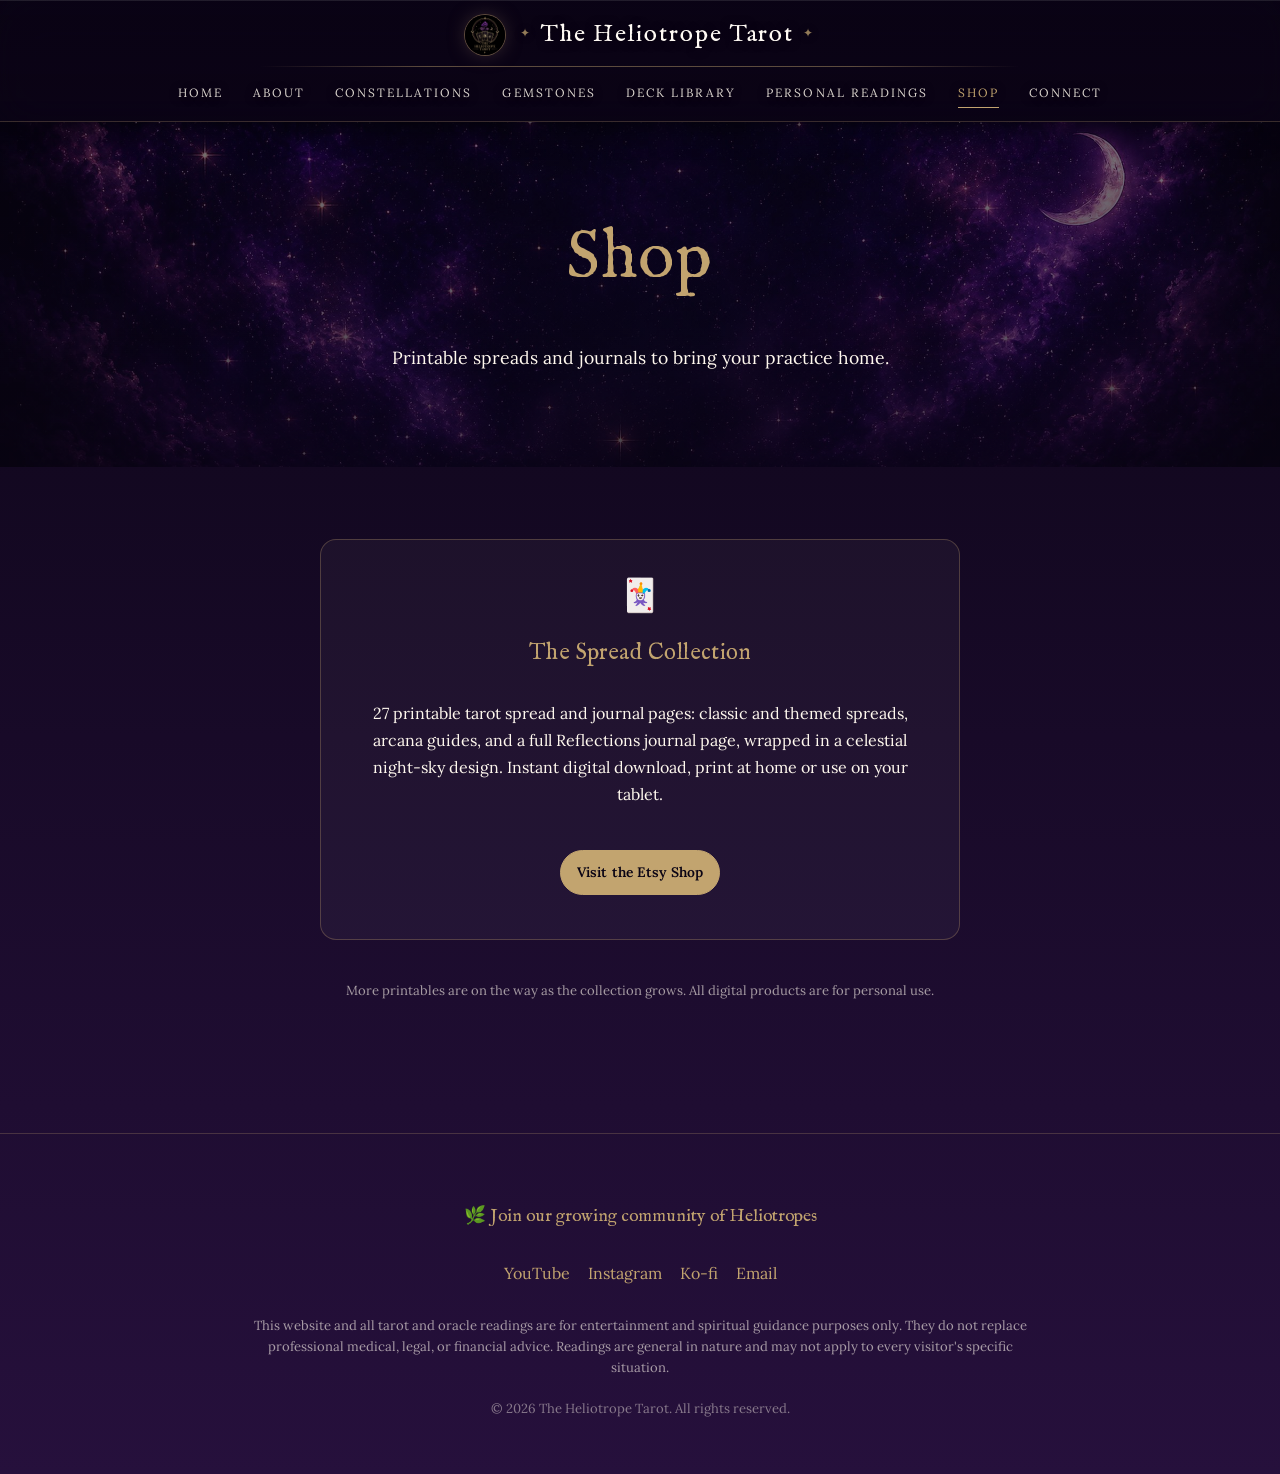
<file: shop.html>
<!doctype html>
<html lang="en">
<head>
<meta charset="UTF-8">
<meta name="viewport" content="width=device-width, initial-scale=1.0">
<title>Shop | The Heliotrope Tarot</title>
<meta name="description" content="Printable tarot spreads and journals from The Heliotrope Tarot.">
<link rel="icon" href="assets/img/logo.png">
<link rel="stylesheet" href="assets/css/style.css">
<link rel="canonical" href="https://theheliotropetarot.com/shop.html">
<meta property="og:type" content="website">
<meta property="og:site_name" content="The Heliotrope Tarot">
<meta property="og:title" content="Shop | The Heliotrope Tarot">
<meta property="og:description" content="Printable tarot spreads and journals from The Heliotrope Tarot.">
<meta property="og:url" content="https://theheliotropetarot.com/shop.html">
<meta property="og:image" content="https://theheliotropetarot.com/assets/img/share-card.jpg">
<meta property="og:image:width" content="1200">
<meta property="og:image:height" content="630">
<meta property="og:image:alt" content="A candlelit reading table with tarot cards, crystals and a lit candle">
<meta name="twitter:card" content="summary_large_image">
<meta name="twitter:title" content="Shop | The Heliotrope Tarot">
<meta name="twitter:description" content="Printable tarot spreads and journals from The Heliotrope Tarot.">
<meta name="twitter:image" content="https://theheliotropetarot.com/assets/img/share-card.jpg">
<meta name="theme-color" content="#0A0414">
</head>
<body>

<header class="site-header">
  <nav class="nav">
    <a class="brand" href="index.html">
      <img src="assets/img/logo.png" alt="The Heliotrope Tarot logo">
      <span class="brand-name">The Heliotrope Tarot</span>
    </a>
    <button class="nav-toggle" aria-label="Toggle menu">&#9776;</button>
    <ul class="nav-links">
      <li><a data-page="home" href="index.html">Home</a></li>
      <li><a data-page="about" href="about.html">About</a></li>
      <li><a data-page="constellations" href="constellations.html">Constellations</a></li>
      <li><a data-page="gemstones" href="gemstones.html">Gemstones</a></li>
      <li><a data-page="decks" href="decks.html">Deck Library</a></li>
      <li><a data-page="readings" href="readings.html">Personal Readings</a></li>
      <li><a data-page="shop" href="shop.html">Shop</a></li>
      <li><a data-page="connect" href="connect.html">Connect</a></li>
    </ul>
  </nav>
</header>

<section class="hero" style="padding:80px 0 60px;">
  <div class="wrap">
    <h1>Shop</h1>
    <p class="lede">Printable spreads and journals to bring your practice home.</p>
  </div>
</section>

<section class="section">
  <div class="wrap">
    <div class="card-grid" style="grid-template-columns: 1fr; max-width:640px; margin:0 auto;">
      <div class="card">
        <span class="icon">&#127183;</span>
        <h3>The Spread Collection</h3>
        <p>27 printable tarot spread and journal pages: classic and themed spreads, arcana
          guides, and a full Reflections journal page, wrapped in a celestial night-sky
          design. Instant digital download, print at home or use on your tablet.</p>
        <p class="btn-row">
          <a class="btn btn--solid" href="https://www.etsy.com/shop/TheHeliotropeTarot" target="_blank" rel="noopener">Visit the Etsy Shop</a>
        </p>
      </div>
    </div>

    <p class="center disclaimer" style="margin-top:40px;">More printables are on the way as
      the collection grows. All digital products are for personal use.</p>
  </div>
</section>

<footer class="site-footer">
  <div class="wrap">
    <p class="community-line">&#127807; Join our growing community of Heliotropes</p>
    <ul class="footer-links">
      <li><a href="https://www.youtube.com/@TheHeliotropeTarot" target="_blank" rel="noopener">YouTube</a></li>
      <li><a href="https://www.instagram.com/TheHeliotropeTarot" target="_blank" rel="noopener">Instagram</a></li>
      <li><a href="https://ko-fi.com/theheliotropetarot" target="_blank" rel="noopener">Ko-fi</a></li>
      <li><a href="mailto:theheliotropetarot@gmail.com">Email</a></li>
    </ul>
    <p class="disclaimer">This website and all tarot and oracle readings are for
      entertainment and spiritual guidance purposes only. They do not replace professional
      medical, legal, or financial advice. Readings are general in nature and may not apply
      to every visitor's specific situation.</p>
    <p class="copyright">&copy; <span id="year"></span> The Heliotrope Tarot. All rights reserved.</p>
  </div>
</footer>

<script>
  document.getElementById('year').textContent = new Date().getFullYear();
  document.querySelector('.nav-toggle').addEventListener('click', function () {
    document.querySelector('.nav-links').classList.toggle('open');
  });
</script>
<script src="assets/js/site.js"></script>
</body>
</html>
</file>
<file: assets/css/style.css>
/* The Heliotrope Tarot — brand stylesheet
   Colours, type and spacing pulled directly from CLAUDE.md brand notes. */

@font-face {
  font-family: 'IM Fell English';
  src: url('../fonts/IMFell/IMFellEnglish-Regular.ttf') format('truetype');
  font-weight: 400;
  font-style: normal;
}
@font-face {
  font-family: 'IM Fell English';
  src: url('../fonts/IMFell/IMFellEnglish-Italic.ttf') format('truetype');
  font-weight: 400;
  font-style: italic;
}
@font-face {
  font-family: 'Lora';
  src: url('../fonts/Lora/Lora-Regular.ttf') format('truetype');
  font-weight: 400;
  font-style: normal;
}
@font-face {
  font-family: 'Lora';
  src: url('../fonts/Lora/Lora-Italic.ttf') format('truetype');
  font-weight: 400;
  font-style: italic;
}
@font-face {
  font-family: 'Lora';
  src: url('../fonts/Lora/Lora-SemiBold.ttf') format('truetype');
  font-weight: 600;
  font-style: normal;
}

:root {
  --purple: #6B2D8B;
  --gold: #C2A46F;
  --gold-bright: #F2A900;
  --cream: #FFF8EE;
  --near-white: #FFFAF4;
  --dark-top: #0A0414;
  --dark-bottom: #26103C;
  --shadow: #0D0518;
  --max-width: 1100px;
}

* { box-sizing: border-box; }

html { scroll-behavior: smooth; }

body {
  margin: 0;
  font-family: 'Lora', Georgia, serif;
  color: var(--near-white);
  background: linear-gradient(var(--dark-top), var(--dark-bottom));
  line-height: 1.7;
}

h1, h2, h3, .display {
  font-family: 'IM Fell English', Georgia, serif;
  font-weight: 400;
  color: var(--gold);
  letter-spacing: 0.02em;
}

h1 { font-size: clamp(2.4rem, 6vw, 4.2rem); margin: 0 0 0.4em; }
h2 { font-size: clamp(1.8rem, 4vw, 2.6rem); margin: 0 0 0.6em; }
h3 { font-size: 1.4rem; margin: 0 0 0.5em; }

p { color: var(--cream); }

a { color: var(--gold); text-decoration: none; }
a:hover { text-decoration: underline; }

.italic { font-style: italic; }

/* ---------- layout ---------- */
.wrap {
  max-width: var(--max-width);
  margin: 0 auto;
  padding: 0 24px;
}

.section {
  padding: 72px 0;
}

.section--tight { padding: 40px 0; }

.center { text-align: center; }

/* ---------- header / nav ----------
   Two-tier centred lockup: brand mark on top, navigation beneath a
   fading gold rule. On screens under 1100px this collapses to a
   conventional brand-left / menu-button-right bar.
*/
header.site-header {
  position: sticky;
  top: 0;
  z-index: 50;
  /* Smoked antique glass: translucent enough that the candlelight and
     starfields read through it as content scrolls under, dense enough
     at the base that the nav row never loses contrast. */
  /* Split deliberately: the colour layer carries the density (it
     interpolates smoothly on scroll, gradients do not), the gradient
     layer only adds the vertical falloff toward the nav row. */
  background-color: rgba(10, 4, 20, 0.64);
  background-image:
    linear-gradient(180deg, rgba(13, 5, 24, 0.10) 0%, rgba(10, 4, 20, 0.28) 100%);
  -webkit-backdrop-filter: blur(22px) saturate(135%);
  backdrop-filter: blur(22px) saturate(135%);
  border-bottom: 1px solid rgba(194, 164, 111, 0.26);
  /* the inset highlight is what reads as a glass edge catching light */
  box-shadow:
    inset 0 1px 0 rgba(255, 248, 238, 0.10),
    0 14px 36px -20px rgba(0, 0, 0, 0.95);
}

/* Without backdrop blur there is nothing softening what passes beneath,
   so fall back to a near-solid bar rather than unreadable text. */
@supports not ((backdrop-filter: blur(1px)) or (-webkit-backdrop-filter: blur(1px))) {
  header.site-header {
    background-color: rgba(10, 4, 20, 0.93);
    background-image: none;
  }
}

.nav {
  position: relative;
  display: flex;
  flex-direction: column;
  align-items: center;
  gap: 11px;
  padding: 15px 24px 13px;
  max-width: var(--max-width);
  margin: 0 auto;
}

/* --- tier one: the brand lockup --- */
.brand {
  display: flex;
  align-items: center;
  gap: 15px;
}

.brand img {
  height: 40px;
  width: 40px;
  border-radius: 50%;
  box-shadow: 0 0 0 1px rgba(194, 164, 111, 0.4), 0 0 22px -6px rgba(194, 164, 111, 0.5);
}

.brand-name {
  position: relative;
  font-family: 'IM Fell English', serif;
  color: var(--near-white);
  white-space: nowrap;
  font-size: 1.5rem;
  letter-spacing: 0.08em;
  line-height: 1;
  text-shadow: 0 1px 10px rgba(0, 0, 0, 0.6);
}

/* small ornaments either side of the wordmark */
.brand-name::before,
.brand-name::after {
  content: "\2726";
  color: var(--gold);
  font-size: 0.5em;
  vertical-align: 0.35em;
  opacity: 0.75;
}
.brand-name::before { margin-right: 0.7em; }
.brand-name::after  { margin-left: 0.7em; }

/* --- tier two: the navigation --- */
.nav-links {
  position: relative;
  display: flex;
  flex-wrap: wrap;
  justify-content: center;
  gap: 8px 30px;
  list-style: none;
  margin: 0;
  padding: 12px 0 0;
}

/* hairline rule above the nav, fading out at both ends */
.nav-links::before {
  content: "";
  position: absolute;
  top: 0;
  left: 50%;
  transform: translateX(-50%);
  width: 78vw;
  max-width: 760px;
  height: 1px;
  background: linear-gradient(90deg,
    transparent 0%,
    rgba(194, 164, 111, 0.45) 22%,
    rgba(194, 164, 111, 0.45) 78%,
    transparent 100%);
}

.nav-links a {
  position: relative;
  display: inline-block;
  padding-bottom: 5px;
  color: rgba(255, 248, 238, 0.86);
  font-family: 'Lora', serif;
  font-size: 0.75rem;
  font-weight: 500;
  letter-spacing: 0.17em;
  text-transform: uppercase;
  white-space: nowrap;
  text-shadow: 0 1px 8px rgba(0, 0, 0, 0.65);
  transition: color 0.3s ease;
}

/* gold underline that draws outward from the centre */
.nav-links a::after {
  content: "";
  position: absolute;
  left: 50%;
  bottom: 0;
  width: 0;
  height: 1px;
  background: var(--gold);
  transition: width 0.35s ease, left 0.35s ease;
}

.nav-links a:hover,
.nav-links a:focus-visible,
.nav-links a.active { color: var(--gold); text-decoration: none; }

.nav-links a:hover::after,
.nav-links a:focus-visible::after,
.nav-links a.active::after { width: 100%; left: 0; }

.nav-toggle { display: none; }

/* Progressive enhancement: where scroll-driven animation is supported the
   header deepens as you scroll. Colour only, never layout, so nothing
   shifts under the reader. Unsupported browsers keep the styles above. */
@supports (animation-timeline: scroll()) {
  header.site-header {
    animation-name: header-settle;
    /* must be auto, not the shorthand's implicit 0s, or the animation
       never advances along the scroll timeline */
    animation-duration: auto;
    animation-timing-function: linear;
    animation-fill-mode: both;
    animation-timeline: scroll(root block);
    animation-range: 0 180px;
  }
  /* Stays glass the whole way; it only gains a little density and lift
     once content is actually travelling underneath it. */
  @keyframes header-settle {
    from {
      /* not lighter than this: with the gradient layer on top this lands
         the nav row near 0.66 total, below which the gold hover colour
         drops under the 4.5:1 contrast minimum over the lit hero */
      background-color: rgba(10, 4, 20, 0.53);
      border-bottom-color: rgba(194, 164, 111, 0.16);
      box-shadow:
        inset 0 1px 0 rgba(255, 248, 238, 0.07),
        0 14px 36px -24px rgba(0, 0, 0, 0);
    }
    to {
      background-color: rgba(10, 4, 20, 0.70);
      border-bottom-color: rgba(194, 164, 111, 0.3);
      box-shadow:
        inset 0 1px 0 rgba(255, 248, 238, 0.12),
        0 14px 36px -18px rgba(0, 0, 0, 0.95);
    }
  }
}

@media (prefers-reduced-motion: reduce) {
  .nav-links a,
  .nav-links a::after { transition: none; }
}

@media (max-width: 1100px) {
  .nav {
    flex-direction: row;
    justify-content: space-between;
    align-items: center;
    gap: 12px;
    padding: 14px 20px;
  }

  .brand img { height: 40px; width: 40px; }
  .brand-name { font-size: 1.15rem; letter-spacing: 0.05em; }
  .brand-name::before,
  .brand-name::after { content: none; }

  .nav-links {
    position: absolute;
    top: 100%;
    left: 0;
    right: 0;
    flex-direction: column;
    align-items: center;
    background: var(--dark-top);
    padding: 22px 24px 26px;
    gap: 20px;
    display: none;
    border-bottom: 1px solid rgba(194, 164, 111, 0.25);
  }
  .nav-links::before { content: none; }
  .nav-links.open { display: flex; }
  .nav-links a { font-size: 0.82rem; letter-spacing: 0.16em; }

  .nav-toggle {
    display: block;
    background: none;
    border: 1px solid rgba(194, 164, 111, 0.55);
    color: var(--gold);
    font-size: 1.3rem;
    line-height: 1;
    padding: 7px 13px;
    border-radius: 6px;
    cursor: pointer;
    transition: background 0.25s ease, border-color 0.25s ease;
  }
  .nav-toggle:hover { background: rgba(194, 164, 111, 0.12); border-color: var(--gold); }
}

/* ==========================================================================
   Deck Library
   ========================================================================== */

.deck-toolbar {
  display: flex;
  flex-wrap: wrap;
  justify-content: center;
  gap: 10px;
  margin: 0 0 34px;
}

.deck-filter {
  appearance: none;
  cursor: pointer;
  font-family: 'Lora', serif;
  font-size: 0.72rem;
  letter-spacing: 0.14em;
  text-transform: uppercase;
  color: rgba(255, 248, 238, 0.82);
  background: rgba(255, 255, 255, 0.03);
  border: 1px solid rgba(194, 164, 111, 0.3);
  border-radius: 999px;
  padding: 9px 18px;
  transition: color 0.3s ease, border-color 0.3s ease, background 0.3s ease;
}

.deck-filter .count {
  opacity: 0.55;
  margin-left: 7px;
  font-size: 0.92em;
}

.deck-filter:hover { border-color: rgba(194, 164, 111, 0.65); color: var(--gold); }

.deck-filter[aria-pressed="true"] {
  color: var(--dark-top);
  background: var(--gold);
  border-color: var(--gold);
}

.deck-filter[aria-pressed="true"] .count { opacity: 0.7; }

.deck-grid {
  display: grid;
  grid-template-columns: repeat(auto-fill, minmax(255px, 1fr));
  gap: 24px;
}

.deck-card {
  display: flex;
  flex-direction: column;
  background: rgba(255, 255, 255, 0.032);
  border: 1px solid rgba(194, 164, 111, 0.26);
  border-radius: 16px;
  overflow: hidden;
  transition: transform 0.4s cubic-bezier(0.22,1,0.36,1),
              border-color 0.35s ease, box-shadow 0.4s ease;
}

.deck-card:hover {
  transform: translateY(-4px);
  border-color: rgba(194, 164, 111, 0.6);
  box-shadow: 0 24px 46px -30px rgba(0, 0, 0, 0.95);
}

.deck-card[hidden] { display: none; }

.deck-card-media {
  position: relative;
  aspect-ratio: 16 / 10;
  background: linear-gradient(160deg, #241d2d 0%, #16101f 100%);
  display: grid;
  place-items: center;
  overflow: hidden;
  border-bottom: 1px solid rgba(194, 164, 111, 0.2);
}

.deck-card-media img {
  width: 100%;
  height: 100%;
  object-fit: cover;
}

/* Decks without a photograph get a card back rather than a stray emoji, so
   the shelf reads as one set instead of a mixed bag. */
.deck-back {
  position: relative;
  width: 74px;
  height: 104px;
  border-radius: 8px;
  border: 1px solid rgba(194, 164, 111, 0.5);
  background:
    repeating-linear-gradient(45deg,
      rgba(194,164,111,0.06) 0px, rgba(194,164,111,0.06) 2px,
      transparent 2px, transparent 7px),
    linear-gradient(165deg, #3a3044 0%, #1d1729 100%);
  display: grid;
  place-items: center;
  box-shadow: inset 0 0 0 3px rgba(10, 4, 20, 0.55), 0 10px 22px -14px #000;
}

.deck-back::before {
  content: '\2726';
  color: var(--gold);
  font-size: 1.15rem;
  opacity: 0.75;
}

.deck-card-body {
  display: flex;
  flex-direction: column;
  flex: 1;
  padding: 18px 20px 20px;
}

.deck-type {
  align-self: flex-start;
  font-family: 'Lora', serif;
  font-size: 0.62rem;
  letter-spacing: 0.16em;
  text-transform: uppercase;
  color: var(--gold);
  border: 1px solid rgba(194, 164, 111, 0.4);
  border-radius: 999px;
  padding: 3px 10px;
  margin-bottom: 10px;
}

.deck-card h3 {
  font-size: 1.12rem;
  margin: 0 0 4px;
  line-height: 1.35;
}

.deck-by {
  font-family: 'Lora', serif;
  font-size: 0.76rem;
  font-style: italic;
  color: var(--cream);
  opacity: 0.6;
  margin: 0 0 10px;
}

.deck-card > .deck-card-body > p:not(.deck-by):not(.deck-seen) {
  font-size: 0.88rem;
  line-height: 1.65;
  margin: 0;
  opacity: 0.9;
}

.deck-seen {
  margin: 14px 0 0;
  padding-top: 12px;
  border-top: 1px solid rgba(194, 164, 111, 0.18);
  font-size: 0.73rem;
  letter-spacing: 0.04em;
  opacity: 0.85;
}

.deck-seen a { text-decoration: underline; text-underline-offset: 3px; }

.deck-empty {
  text-align: center;
  font-style: italic;
  opacity: 0.7;
  padding: 30px 0;
}

@media (max-width: 640px) {
  /* keep the filter pills at a comfortable touch size */
  .deck-filter { padding: 13px 18px; font-size: 0.7rem; }
  .deck-toolbar { gap: 8px; }
  .deck-card-media { aspect-ratio: 16 / 9; }
}

/* ==========================================================================
   Homepage content sections
   ========================================================================== */

/* --- section heading with fading gold rules either side --- */
.section-title {
  text-align: center;
  margin-bottom: 10px;
}

.section-title + .section-sub {
  text-align: center;
  font-style: italic;
  color: var(--cream);
  opacity: 0.82;
  max-width: 56ch;
  margin: 0 auto 40px;
}

.section-title::after {
  content: '';
  display: block;
  width: 190px;
  height: 1px;
  margin: 16px auto 0;
  background: linear-gradient(90deg, transparent, rgba(194,164,111,0.55), transparent);
}

/* --- find your sign --- */
.zodiac-picker {
  display: grid;
  grid-template-columns: repeat(6, 1fr);
  gap: 14px;
}

.zodiac-picker a {
  display: flex;
  flex-direction: column;
  align-items: center;
  gap: 6px;
  padding: 18px 8px 14px;
  border: 1px solid rgba(194, 164, 111, 0.28);
  border-radius: 14px;
  background: rgba(255, 255, 255, 0.03);
  color: var(--cream);
  text-decoration: none;
  transition: transform 0.35s cubic-bezier(0.22,1,0.36,1), border-color 0.3s ease,
              background 0.3s ease, box-shadow 0.35s ease;
}

/* Each sign sits on a small rune stone: an uneven pebble shape in polished
   stone, with the glyph carved into it. The carved look comes from a dark
   drop shadow above the glyph and a faint light one below, the way an
   engraved groove catches light from a candle. */
.zodiac-picker .glyph {
  position: relative;
  display: grid;
  place-items: center;
  width: 56px;
  height: 52px;
  font-size: 1.6rem;
  line-height: 1;
  /* Zodiac codepoints default to colour-emoji presentation on many systems,
     which ignores colour and text-shadow and renders a purple tile. The
     U+FE0E selector in the markup asks for text presentation; naming text
     fonts ahead of any emoji font keeps that choice. */
  font-family: 'Lora', 'Segoe UI Symbol', 'DejaVu Sans', Georgia, serif;
  font-variant-emoji: text;
  color: #d8c49a;
  background:
    radial-gradient(60% 55% at 38% 30%, rgba(255, 248, 238, 0.22) 0%, rgba(255, 248, 238, 0) 60%),
    linear-gradient(155deg, #55495e 0%, #3a3044 45%, #241d2d 100%);
  border-radius: 48% 52% 46% 54% / 54% 46% 54% 46%;
  box-shadow:
    inset 0 2px 3px rgba(255, 248, 238, 0.16),
    inset 0 -3px 5px rgba(0, 0, 0, 0.55),
    0 6px 14px -8px rgba(0, 0, 0, 0.9);
  text-shadow:
    0 -1px 1px rgba(0, 0, 0, 0.85),
    0 1px 0 rgba(255, 240, 210, 0.28);
  transition: transform 0.35s cubic-bezier(0.22,1,0.36,1),
              box-shadow 0.35s ease, color 0.35s ease;
}

/* the faint sheen across a polished stone */
.zodiac-picker .glyph::after {
  content: '';
  position: absolute;
  inset: 0;
  border-radius: inherit;
  background: linear-gradient(115deg, rgba(255,248,238,0.14) 0%, rgba(255,248,238,0) 42%);
  pointer-events: none;
}

.zodiac-picker .sign-name {
  font-family: 'IM Fell English', serif;
  font-size: 0.92rem;
  letter-spacing: 0.04em;
}

.zodiac-picker .sign-dates {
  font-family: 'Lora', serif;
  font-size: 0.68rem;
  letter-spacing: 0.04em;
  opacity: 0.6;
}

.zodiac-picker a:hover,
.zodiac-picker a:focus-visible {
  transform: translateY(-4px);
  border-color: rgba(194, 164, 111, 0.75);
  background: rgba(194, 164, 111, 0.08);
  box-shadow: 0 16px 34px -22px rgba(194, 164, 111, 0.9);
  text-decoration: none;
}

/* on hover the stone lifts and the carving catches the light */
.zodiac-picker a:hover .glyph,
.zodiac-picker a:focus-visible .glyph {
  transform: scale(1.09) rotate(-2deg);
  color: var(--gold);
  box-shadow:
    inset 0 2px 3px rgba(255, 248, 238, 0.22),
    inset 0 -3px 5px rgba(0, 0, 0, 0.5),
    0 10px 22px -10px rgba(194, 164, 111, 0.75);
}

/* --- destination cards --- */
.dest-grid {
  display: grid;
  grid-template-columns: repeat(auto-fit, minmax(230px, 1fr));
  gap: 22px;
}

.dest-card {
  position: relative;
  display: block;
  border-radius: 16px;
  overflow: hidden;
  border: 1px solid rgba(194, 164, 111, 0.3);
  text-decoration: none;
  min-height: 250px;
  background: var(--shadow);
  transition: transform 0.45s cubic-bezier(0.22,1,0.36,1), border-color 0.35s ease,
              box-shadow 0.45s ease;
}

.dest-card img {
  position: absolute;
  inset: 0;
  width: 100%;
  height: 100%;
  object-fit: cover;
  opacity: 0.55;
  transition: transform 0.7s cubic-bezier(0.22,1,0.36,1), opacity 0.45s ease;
}

.dest-card::after {
  content: '';
  position: absolute;
  inset: 0;
  background: linear-gradient(180deg, rgba(10,4,20,0.15) 0%, rgba(10,4,20,0.82) 72%, rgba(10,4,20,0.95) 100%);
}

.dest-card .dest-body {
  position: relative;
  z-index: 2;
  height: 100%;
  min-height: 250px;
  display: flex;
  flex-direction: column;
  justify-content: flex-end;
  padding: 22px 22px 20px;
}

.dest-card h3 {
  color: var(--gold);
  margin: 0 0 6px;
  font-size: 1.22rem;
}

.dest-card p {
  color: var(--cream);
  font-size: 0.9rem;
  line-height: 1.6;
  margin: 0;
  opacity: 0.88;
}

.dest-card .dest-go {
  margin-top: 12px;
  font-family: 'Lora', serif;
  font-size: 0.72rem;
  letter-spacing: 0.16em;
  text-transform: uppercase;
  color: var(--gold);
  opacity: 0.85;
}

.dest-card:hover,
.dest-card:focus-visible {
  transform: translateY(-5px);
  border-color: rgba(194, 164, 111, 0.7);
  box-shadow: 0 26px 50px -30px rgba(0,0,0,0.95);
  text-decoration: none;
}

.dest-card:hover img,
.dest-card:focus-visible img { transform: scale(1.06); opacity: 0.68; }

/* --- what to expect --- */
.expect-grid {
  display: grid;
  grid-template-columns: repeat(auto-fit, minmax(250px, 1fr));
  gap: 26px;
}

.expect-item {
  text-align: center;
  padding: 26px 20px;
}

.expect-item .expect-mark {
  display: block;
  font-size: 1.1rem;
  color: var(--gold);
  opacity: 0.8;
  margin-bottom: 14px;
}

.expect-item h3 {
  color: var(--near-white);
  font-size: 1.1rem;
  margin: 0 0 10px;
}

.expect-item p {
  color: var(--cream);
  font-size: 0.93rem;
  line-height: 1.75;
  opacity: 0.85;
  margin: 0;
}

/* --- personal reading invitation --- */
.invitation {
  position: relative;
  overflow: hidden;
  border: 1px solid rgba(194, 164, 111, 0.32);
  border-radius: 20px;
  padding: 54px 44px;
  text-align: center;
  background:
    radial-gradient(110% 80% at 50% 0%, rgba(194, 164, 111, 0.16) 0%, rgba(194, 164, 111, 0) 60%),
    linear-gradient(180deg, rgba(38, 16, 60, 0.42) 0%, rgba(13, 5, 24, 0.5) 100%);
  box-shadow: inset 0 1px 0 rgba(255, 248, 238, 0.08);
}

.invitation h2 { margin-bottom: 14px; }

.invitation p {
  max-width: 58ch;
  margin: 0 auto 14px;
  color: var(--cream);
  line-height: 1.8;
}

.invitation .safety-note {
  margin: 24px auto 0;
  max-width: 54ch;
  font-size: 0.82rem;
  font-style: italic;
  opacity: 0.68;
}

@media (max-width: 900px) {
  .zodiac-picker { grid-template-columns: repeat(4, 1fr); }
}

@media (max-width: 560px) {
  .zodiac-picker { grid-template-columns: repeat(3, 1fr); gap: 10px; }
  .zodiac-picker a { padding: 14px 6px 12px; }
  .zodiac-picker .glyph { width: 48px; height: 45px; font-size: 1.35rem; }
  .zodiac-picker .sign-dates { display: none; }
  .invitation { padding: 38px 22px; }
}

/* a sign arrived at from a #hash link gets a brief gold glow so the reader
   can see which card answered them */
.flip-card.is-summoned .flip-card-inner {
  box-shadow: 0 0 0 1px rgba(194,164,111,0.8), 0 0 38px -4px rgba(194,164,111,0.75);
  border-radius: 18px;
}

.flip-card { scroll-margin-top: 150px; }

/* ---------- scroll reveal ----------
   Sections settle upward as they come into view. Applied by site.js, which
   only adds .reveal when it can observe, so with JS disabled everything
   simply renders visible. Motion-sensitive visitors are opted out below. */
.reveal {
  opacity: 0;
  transform: translateY(26px);
  transition: opacity 0.9s cubic-bezier(0.22, 1, 0.36, 1),
              transform 0.9s cubic-bezier(0.22, 1, 0.36, 1);
  will-change: opacity, transform;
}

.reveal.is-visible {
  opacity: 1;
  transform: none;
}

@media (prefers-reduced-motion: reduce) {
  .reveal, .reveal.is-visible {
    opacity: 1;
    transform: none;
    transition: none;
  }
  .room-hint::after,
  .hotspot .orb,
  .hotspot .orb::before { animation: none; }
}

/* ---------- hero ---------- */
.hero {
  position: relative;
  padding: 110px 0 90px;
  background-image:
    linear-gradient(rgba(10,4,20,0.55), rgba(10,4,20,0.75)),
    url('../img/night-sky.jpg');
  background-size: cover;
  background-position: center 30%;
  text-align: center;
}

.hero img.hero-logo {
  width: 96px;
  height: 96px;
  border-radius: 50%;
  border: 2px solid var(--gold);
  margin-bottom: 24px;
}

.hero .greeting {
  font-family: 'IM Fell English', serif;
  font-style: italic;
  color: var(--cream);
  font-size: 1.3rem;
  margin-bottom: 6px;
}

.hero p.lede {
  max-width: 640px;
  margin: 18px auto 34px;
  font-size: 1.1rem;
  color: var(--cream);
}

/* ---------- buttons ---------- */
.btn {
  display: inline-block;
  padding: 13px 30px;
  border: 1.5px solid var(--gold);
  border-radius: 999px;
  color: var(--gold);
  font-family: 'Lora', serif;
  font-weight: 600;
  letter-spacing: 0.03em;
  text-decoration: none;
  transition: all 0.2s ease;
  margin: 6px;
}

.btn:hover {
  background: var(--gold);
  color: var(--dark-top);
  text-decoration: none;
}

.btn--solid {
  background: var(--gold);
  color: var(--dark-top);
}

.btn--solid:hover {
  background: transparent;
  color: var(--gold);
}

.btn-row { margin-top: 8px; }

/* ---------- cards / panels ---------- */
.panel {
  background: rgba(255, 255, 255, 0.04);
  border: 1px solid rgba(194, 164, 111, 0.35);
  border-radius: 18px;
  padding: 40px;
}

.card-grid {
  display: grid;
  grid-template-columns: repeat(auto-fit, minmax(240px, 1fr));
  gap: 24px;
  margin-top: 32px;
}

.card {
  background: rgba(255, 255, 255, 0.04);
  border: 1px solid rgba(194, 164, 111, 0.3);
  border-radius: 16px;
  padding: 28px;
  text-align: center;
}

.card .icon { font-size: 2rem; margin-bottom: 12px; display: block; }

/* Cards in a grid share a row height, so the text column stretches and the
   button sits on the same line across every card. Long handles and addresses
   wrap inside the button instead of pushing past the card edge. */
.card-grid .card {
  display: flex;
  flex-direction: column;
}

.card-grid .card p { flex: 1 1 auto; }

.card-grid .card .btn {
  align-self: center;
  max-width: 100%;
  margin: 18px 0 0;
  padding: 12px 16px;
  font-size: 0.86rem;
  letter-spacing: 0.01em;
  white-space: normal;
  overflow-wrap: break-word;
  line-height: 1.35;
}

/* ---------- affirmation ---------- */
/* The affirmation is the emotional centre of the brand, so it is treated as
   a lit panel rather than a plain box: a faint glow rising from beneath the
   text, an ornament above the heading, and a closing line set apart. */
.affirmation {
  position: relative;
  overflow: hidden;
  background:
    radial-gradient(120% 90% at 50% 115%, rgba(107, 45, 139, 0.42) 0%, rgba(107, 45, 139, 0) 62%),
    linear-gradient(180deg, rgba(107, 45, 139, 0.2) 0%, rgba(38, 16, 60, 0.28) 100%);
  border: 1px solid rgba(194, 164, 111, 0.35);
  border-radius: 20px;
  padding: 58px 48px 52px;
  text-align: center;
  font-style: italic;
  color: var(--cream);
  box-shadow:
    inset 0 1px 0 rgba(255, 248, 238, 0.09),
    0 30px 70px -50px rgba(194, 164, 111, 0.55);
}

/* a faint inner keyline, the way an old plate is double-ruled */
.affirmation::after {
  content: '';
  position: absolute;
  inset: 9px;
  border: 1px solid rgba(194, 164, 111, 0.16);
  border-radius: 13px;
  pointer-events: none;
}

.affirmation h2 {
  font-style: normal;
  position: relative;
  margin-bottom: 26px;
}

/* ornament above the heading */
.affirmation h2::before {
  content: '\2726';
  display: block;
  color: var(--gold);
  font-size: 0.85rem;
  opacity: 0.7;
  margin-bottom: 14px;
}

.affirmation p {
  margin: 0 auto 18px;
  max-width: 62ch;
  line-height: 1.85;
}

.affirmation p:last-child {
  margin: 30px auto 0;
  padding-top: 24px;
  max-width: 46ch;
  color: var(--gold);
  font-size: 1.2rem;
  font-style: normal;
  letter-spacing: 0.02em;
  border-top: 1px solid rgba(194, 164, 111, 0.28);
}

@media (max-width: 640px) {
  .affirmation { padding: 40px 24px 36px; }
  .affirmation::after { inset: 7px; }
}

/* ---------- video embed ---------- */
.video-frame {
  position: relative;
  width: 100%;
  padding-top: 56.25%;
  border-radius: 16px;
  overflow: hidden;
  border: 1px solid rgba(194, 164, 111, 0.35);
  background: rgba(0,0,0,0.3);
}

.video-frame iframe {
  position: absolute;
  inset: 0;
  width: 100%;
  height: 100%;
  border: 0;
}

.video-placeholder {
  position: absolute;
  inset: 0;
  display: flex;
  flex-direction: column;
  align-items: center;
  justify-content: center;
  gap: 14px;
  text-align: center;
  padding: 20px;
}

.video-placeholder .icon { font-size: 2.4rem; }

/* ---------- footer ---------- */
footer.site-footer {
  border-top: 1px solid rgba(194, 164, 111, 0.25);
  padding: 50px 0 40px;
  margin-top: 40px;
}

.footer-links {
  display: flex;
  flex-wrap: wrap;
  gap: 18px;
  justify-content: center;
  margin-bottom: 28px;
  list-style: none;
  padding: 0;
}

.disclaimer {
  font-size: 0.82rem;
  color: rgba(255, 248, 238, 0.6);
  max-width: 780px;
  margin: 0 auto 20px;
  text-align: center;
  line-height: 1.6;
}

.copyright {
  text-align: center;
  font-size: 0.82rem;
  color: rgba(255, 248, 238, 0.45);
}

.community-line {
  text-align: center;
  color: var(--gold);
  font-family: 'IM Fell English', serif;
  font-size: 1.1rem;
  margin-bottom: 28px;
}

/* ---------- misc ---------- */
.divider {
  width: 90px;
  height: 1px;
  background: var(--gold);
  margin: 28px auto;
  opacity: 0.6;
}

.safety-note {
  background: rgba(194, 164, 111, 0.1);
  border-left: 3px solid var(--gold);
  padding: 16px 20px;
  border-radius: 8px;
  font-size: 0.95rem;
  margin: 24px 0;
}

.mail-btn { font-size: 1.05rem; }

/* ==========================================================================
   THE READING ROOM — interactive hero scene
   ========================================================================== */

.room-hero {
  position: relative;
  width: 100%;
  overflow: hidden;
}

.room-frame {
  position: relative;
  width: 100%;
  aspect-ratio: 1280 / 720;
  overflow: hidden;
}

.room-frame img.room-bg {
  position: absolute;
  inset: 0;
  width: 100%;
  height: 100%;
  object-fit: cover;
  display: block;
}

/* soft vignette so the room reads as part of the page, not a pasted photo */
.room-frame::after {
  content: '';
  position: absolute;
  inset: 0;
  pointer-events: none;
  box-shadow: inset 0 0 120px 40px rgba(10,4,20,0.75);
}

/* LIFT: dissolve the foot of the photograph into the page background so the
   candlelit room bleeds into the site rather than stopping at a hard edge. */
.room-frame::before {
  content: '';
  position: absolute;
  left: 0;
  right: 0;
  bottom: -1px;
  height: 22%;
  z-index: 4;
  pointer-events: none;
  background: linear-gradient(180deg,
    rgba(10, 4, 20, 0) 0%,
    rgba(10, 4, 20, 0.45) 45%,
    rgba(10, 4, 20, 0.85) 78%,
    var(--dark-top) 100%);
}

.room-intro {
  position: absolute;
  top: 6%;
  left: 50%;
  transform: translateX(-50%);
  text-align: center;
  z-index: 5;
  pointer-events: none;
}

.room-intro .greeting {
  font-family: 'IM Fell English', serif;
  font-style: italic;
  color: var(--near-white);
  font-size: clamp(1.5rem, 4.2vw, 2.6rem);
  text-shadow: 0 2px 10px rgba(0,0,0,0.8);
  margin: 0 0 8px;
}

.room-intro h1 {
  font-size: clamp(1.8rem, 5vw, 3.4rem);
  text-shadow: 0 2px 14px rgba(0,0,0,0.85);
  margin: 0;
}

.room-hint {
  position: absolute;
  bottom: 4%;
  left: 50%;
  transform: translateX(-50%);
  color: var(--cream);
  font-family: 'Lora', serif;
  font-style: italic;
  font-size: clamp(0.75rem, 1.4vw, 0.95rem);
  text-shadow: 0 2px 8px rgba(0,0,0,0.85);
  z-index: 6;
  opacity: 0.85;
  pointer-events: none;
  text-align: center;
}

/* LIFT: a breathing descend-cue, so the room reads as the beginning of a
   page rather than the whole of it. */
.room-hint::after {
  content: '';
  display: block;
  width: 1px;
  height: 26px;
  margin: 10px auto 0;
  background: linear-gradient(180deg, rgba(194,164,111,0) 0%, rgba(194,164,111,0.85) 55%, rgba(194,164,111,0) 100%);
  animation: descend-cue 2.8s ease-in-out infinite;
}

@keyframes descend-cue {
  0%, 100% { opacity: 0.25; transform: translateY(-3px); }
  50%      { opacity: 0.9;  transform: translateY(3px); }
}

/* hotspot markers: soft pulsing spirit-orb, glows and labels on hover/focus */
.hotspot {
  position: absolute;
  transform: translate(-50%, -50%);
  width: 9%;
  aspect-ratio: 1;
  min-width: 34px;
  min-height: 34px;
  display: flex;
  align-items: center;
  justify-content: center;
  text-decoration: none;
  z-index: 10;
  cursor: pointer;
}

.hotspot .orb {
  position: relative;
  width: 34%;
  aspect-ratio: 1;
  border-radius: 50%;
  background: radial-gradient(circle, rgba(242,220,170,0.95) 0%, rgba(194,164,111,0.55) 45%, rgba(194,164,111,0) 75%);
  box-shadow: 0 0 10px 3px rgba(242,220,170,0.5);
  animation: orb-pulse 3.2s ease-in-out infinite;
  transition: width 0.45s cubic-bezier(0.22, 1, 0.36, 1), box-shadow 0.45s ease;
}

/* LIFT: a slow halo drifting outward from each orb, like light breathing on
   the table. Purely decorative, sits behind the orb itself. */
.hotspot .orb::before {
  content: '';
  position: absolute;
  inset: -55%;
  border-radius: 50%;
  border: 1px solid rgba(242, 220, 170, 0.5);
  opacity: 0;
  animation: orb-halo 3.2s ease-out infinite;
  pointer-events: none;
}

.hotspot:hover .orb,
.hotspot:focus-visible .orb {
  width: 55%;
  box-shadow: 0 0 26px 10px rgba(242,220,170,0.85);
  animation-play-state: paused;
}

.hotspot:hover .orb::before,
.hotspot:focus-visible .orb::before { animation-play-state: paused; opacity: 0; }

@keyframes orb-pulse {
  0%, 100% { opacity: 0.55; box-shadow: 0 0 8px 2px rgba(242,220,170,0.35); }
  50% { opacity: 1; box-shadow: 0 0 16px 5px rgba(242,220,170,0.6); }
}

@keyframes orb-halo {
  0%   { transform: scale(0.55); opacity: 0; }
  35%  { opacity: 0.55; }
  100% { transform: scale(1.5); opacity: 0; }
}

/* label styled as the same smoked glass as the site header, so the room and
   the chrome share one material language */
.hotspot .label {
  position: absolute;
  bottom: 115%;
  left: 50%;
  transform: translateX(-50%) translateY(8px);
  white-space: nowrap;
  background: rgba(10, 4, 20, 0.68);
  -webkit-backdrop-filter: blur(14px) saturate(130%);
  backdrop-filter: blur(14px) saturate(130%);
  border: 1px solid rgba(194, 164, 111, 0.55);
  color: var(--gold);
  font-family: 'IM Fell English', serif;
  font-size: 0.95rem;
  letter-spacing: 0.03em;
  padding: 7px 16px;
  border-radius: 999px;
  box-shadow:
    inset 0 1px 0 rgba(255, 248, 238, 0.12),
    0 10px 24px -14px rgba(0, 0, 0, 0.95);
  opacity: 0;
  pointer-events: none;
  transition: opacity 0.3s ease, transform 0.35s cubic-bezier(0.22, 1, 0.36, 1);
}

.hotspot:hover .label,
.hotspot:focus-visible .label {
  opacity: 1;
  transform: translateX(-50%) translateY(0);
}

/* mobile: hover doesn't exist, so swap the room for a simple elegant menu */
.room-mobile-menu { display: none; }

@media (max-width: 640px) {
  .room-hero { display: none; }
  .room-mobile-menu {
    display: block;
    padding: 70px 0 50px;
    background-image:
      linear-gradient(rgba(10,4,20,0.55), rgba(10,4,20,0.85)),
      url('../img/room-table.jpg');
    background-size: cover;
    background-position: center 35%;
    text-align: center;
  }
  .room-mobile-menu .greeting { font-family:'IM Fell English',serif; font-style:italic; color:var(--near-white); font-size:1.7rem; margin-bottom:8px; }
  .room-mobile-menu h1 { margin-bottom: 8px; }
  .room-mobile-menu p.lede { margin-bottom: 30px; }
  .room-mobile-links { display:flex; flex-direction:column; gap:14px; max-width:320px; margin:0 auto; }
  .room-mobile-links a {
    display:block; padding:16px 20px; border:1px solid var(--gold); border-radius:14px;
    color:var(--gold); background:rgba(10,4,20,0.6); font-family:'IM Fell English',serif; font-size:1.05rem;
  }
}

/* ==========================================================================
   Sacred subpages — parchment / candlelit panel style for room sections
   ========================================================================== */

.parchment {
  background: rgba(255, 248, 238, 0.06);
  border: 1px solid rgba(194, 164, 111, 0.4);
  border-radius: 20px;
  padding: 44px;
  position: relative;
}

.parchment::before {
  content: '';
  position: absolute;
  inset: 10px;
  border: 1px solid rgba(194, 164, 111, 0.2);
  border-radius: 14px;
  pointer-events: none;
}

.meaning-grid {
  display: grid;
  grid-template-columns: repeat(auto-fit, minmax(260px, 1fr));
  gap: 22px;
  margin-top: 36px;
}

.meaning-card {
  background: rgba(255, 255, 255, 0.03);
  border: 1px solid rgba(194, 164, 111, 0.3);
  border-radius: 14px;
  padding: 24px;
}

.meaning-card h3 {
  color: var(--gold);
  margin-bottom: 6px;
  display: flex;
  align-items: center;
  gap: 10px;
}

.meaning-card .stone-dot {
  width: 14px;
  height: 14px;
  border-radius: 50%;
  display: inline-block;
  flex-shrink: 0;
}

.meaning-card-photo {
  display: block;
  width: 100%;
  max-width: 170px;
  height: 130px;
  object-fit: contain;
  margin: 0 auto 16px;
  filter: drop-shadow(0 8px 14px rgba(0,0,0,0.35));
}

.meaning-card p.keyword {
  font-family: 'IM Fell English', serif;
  font-style: italic;
  color: var(--gold);
  opacity: 0.85;
  margin: 0 0 10px;
}

.deck-list {
  display: grid;
  gap: 18px;
  margin-top: 32px;
}

.deck-row {
  display: flex;
  gap: 20px;
  align-items: flex-start;
  background: rgba(255,255,255,0.03);
  border: 1px solid rgba(194,164,111,0.25);
  border-radius: 14px;
  padding: 22px 26px;
}

.deck-row .deck-icon { font-size: 1.6rem; line-height: 1; margin-top: 2px; }

.deck-row h3 { margin-bottom: 4px; }

.back-to-room {
  display: inline-block;
  margin: 30px 0 0;
  color: var(--cream);
  font-style: italic;
  font-size: 0.95rem;
}

/* deck & gem photography */
.deck-row { align-items: center; }
.deck-row img.deck-thumb {
  width: 84px;
  height: auto;
  border-radius: 10px;
  flex-shrink: 0;
}

.gems-hero-photo {
  display: block;
  max-width: 320px;
  margin: 0 auto 28px;
}

.confirm-note {
  display: inline-block;
  font-size: 0.78rem;
  color: var(--gold);
  background: rgba(194,164,111,0.12);
  border: 1px solid rgba(194,164,111,0.4);
  padding: 2px 10px;
  border-radius: 999px;
  margin-left: 8px;
  vertical-align: middle;
}

/* ==========================================================================
   STAR MAP — hover-reveal constellations (Constellations page)
   ========================================================================== */

.star-map {
  position: relative;
  border-radius: 20px;
  overflow: hidden;
  border: 1px solid rgba(194, 164, 111, 0.4);
  background-image:
    linear-gradient(rgba(10,4,20,0.35), rgba(10,4,20,0.55)),
    url('../img/night-sky.jpg');
  background-size: cover;
  background-position: center 40%;
  margin-bottom: 44px;
}

.star-grid {
  display: grid;
  grid-template-columns: repeat(4, 1fr);
  grid-template-rows: repeat(3, 1fr);
  aspect-ratio: 4 / 3;
}

@media (max-width: 720px) {
  .star-grid { grid-template-columns: repeat(2, 1fr); grid-template-rows: repeat(6, 1fr); aspect-ratio: 2/3; }
}

.star-zone {
  position: relative;
  display: flex;
  align-items: center;
  justify-content: center;
  text-decoration: none;
  border: 1px solid rgba(255,255,255,0.04);
}

.star-zone svg {
  width: 62%;
  height: 62%;
  opacity: 0.22;
  transition: opacity 0.4s ease, filter 0.4s ease;
  filter: drop-shadow(0 0 2px rgba(242, 220, 170, 0.3));
}

.star-zone svg circle { fill: var(--near-white); }
.star-zone svg line,
.star-zone svg path { stroke: var(--gold); stroke-width: 2; fill: none; }

.star-zone .star-zone-label {
  position: absolute;
  bottom: 8%;
  left: 50%;
  transform: translateX(-50%);
  font-family: 'IM Fell English', serif;
  color: var(--gold);
  font-size: clamp(0.85rem, 1.6vw, 1.1rem);
  opacity: 0;
  transition: opacity 0.4s ease;
  text-shadow: 0 2px 8px rgba(0,0,0,0.9);
  white-space: nowrap;
}

.star-zone:hover svg,
.star-zone:focus-visible svg {
  opacity: 1;
  filter: drop-shadow(0 0 10px rgba(242, 220, 170, 0.85));
}

.star-zone:hover .star-zone-label,
.star-zone:focus-visible .star-zone-label {
  opacity: 1;
}

.star-map-hint {
  text-align: center;
  font-family: 'Lora', serif;
  font-style: italic;
  color: var(--cream);
  opacity: 0.75;
  font-size: 0.95rem;
  margin: 14px 0 40px;
}

/* ==========================================================================
   FLIP CARDS — constellation on the back, meaning on the front (click to flip)
   ========================================================================== */

.flip-grid {
  display: grid;
  grid-template-columns: repeat(auto-fit, minmax(250px, 1fr));
  gap: 32px;
  margin-top: 40px;
}

.flip-card {
  position: relative;
  min-height: 530px;
  perspective: 1400px;
  cursor: pointer;
  border-radius: 18px;
}

.flip-card:focus-visible {
  outline: 2px solid var(--gold);
  outline-offset: 4px;
}

.flip-card-inner {
  position: relative;
  width: 100%;
  height: 100%;
  min-height: 530px;
  transition: transform 0.7s cubic-bezier(0.4, 0.2, 0.2, 1);
  transform-style: preserve-3d;
}

.flip-card.is-flipped .flip-card-inner {
  transform: rotateY(180deg);
}

.flip-card-face {
  position: absolute;
  inset: 0;
  backface-visibility: hidden;
  border-radius: 18px;
  border: 1px solid rgba(194, 164, 111, 0.35);
  overflow: hidden;
}

/* back face: the constellation, visible by default */
.flip-card-back {
  background-image:
    linear-gradient(rgba(10,4,20,0.3), rgba(10,4,20,0.55)),
    url('../img/night-sky.jpg');
  background-size: cover;
  background-position: center 45%;
  display: flex;
  align-items: center;
  justify-content: center;
  flex-direction: column;
  padding: 20px;
}

.flip-card-back svg {
  width: 58%;
  height: 58%;
  opacity: 0.28;
  transition: opacity 0.4s ease, filter 0.4s ease;
  filter: drop-shadow(0 0 2px rgba(242, 220, 170, 0.3));
}

.flip-card-back svg circle { fill: var(--near-white); }
.flip-card-back svg line,
.flip-card-back svg path { stroke: var(--gold); stroke-width: 2; fill: none; }

.flip-card:hover .flip-card-back svg,
.flip-card:focus-visible .flip-card-back svg {
  opacity: 1;
  filter: drop-shadow(0 0 10px rgba(242, 220, 170, 0.85));
}

.flip-card-back .flip-card-label {
  margin-top: 14px;
  font-family: 'IM Fell English', serif;
  color: var(--gold);
  font-size: 1.15rem;
  opacity: 0.55;
  transition: opacity 0.4s ease;
  text-shadow: 0 2px 8px rgba(0,0,0,0.9);
}

.flip-card:hover .flip-card-back .flip-card-label,
.flip-card:focus-visible .flip-card-back .flip-card-label {
  opacity: 1;
}

.flip-card-back .flip-hint {
  position: absolute;
  bottom: 14px;
  font-family: 'Lora', serif;
  font-style: italic;
  font-size: 0.75rem;
  color: var(--cream);
  opacity: 0.5;
}

/* front face: the meaning, hidden until flipped */
.flip-card-front {
  background: rgba(255, 255, 255, 0.045);
  transform: rotateY(180deg);
  display: flex;
  flex-direction: column;
  justify-content: flex-start;
  padding: 30px 28px;
}

.flip-card-front h3 {
  display: flex;
  align-items: center;
  gap: 10px;
  margin-bottom: 8px;
  /* keep the zodiac glyph as gold text rather than a colour emoji tile,
     see the note on .zodiac-picker .glyph */
  font-variant-emoji: text;
}

.flip-card-front .keyword {
  font-family: 'IM Fell English', serif;
  font-style: italic;
  color: var(--gold);
  opacity: 0.9;
  margin: 0 0 14px;
  font-size: 0.95rem;
}

.flip-card-front p:last-child {
  color: var(--cream);
  font-size: 0.95rem;
  line-height: 1.65;
  margin: 0 0 14px;
}

.flip-card-crystal {
  display: flex;
  align-items: center;
  gap: 10px;
  margin-top: auto;
  padding-top: 12px;
  border-top: 1px solid rgba(194, 164, 111, 0.2);
}

.flip-card-crystal img {
  width: 40px;
  height: 40px;
  object-fit: contain;
  flex-shrink: 0;
  filter: drop-shadow(0 3px 6px rgba(0,0,0,0.35));
}

.flip-card-crystal span {
  font-family: 'IM Fell English', serif;
  font-style: italic;
  color: var(--gold);
  font-size: 0.88rem;
}

/* watch-this-sign link at the foot of a flipped card. Stops the click from
   reaching the card, otherwise following the link also flips it shut. */
.flip-card-watch {
  display: inline-flex;
  align-items: center;
  gap: 8px;
  margin-top: 12px;
  padding: 8px 15px;
  border: 1px solid rgba(194, 164, 111, 0.5);
  border-radius: 999px;
  background: rgba(194, 164, 111, 0.08);
  color: var(--gold);
  font-family: 'Lora', serif;
  font-size: 0.7rem;
  letter-spacing: 0.14em;
  text-transform: uppercase;
  text-decoration: none;
  transition: background 0.3s ease, border-color 0.3s ease, transform 0.3s ease;
}

.flip-card-watch:hover,
.flip-card-watch:focus-visible {
  background: rgba(194, 164, 111, 0.2);
  border-color: var(--gold);
  transform: translateY(-2px);
  text-decoration: none;
}

.flip-card-watch .play-mark {
  font-size: 0.72rem;
  line-height: 1;
}

@media (max-width: 640px) {
  /* One column on phones. Two columns leaves each card about 160px wide,
     which wraps the reading text so hard the card needs ~920px of height
     and the watch link falls off the bottom. */
  .flip-grid { grid-template-columns: 1fr; gap: 20px; }
  .flip-card, .flip-card-inner { min-height: 500px; }
  .flip-card-front { padding: 26px 24px; }
}
</file>
